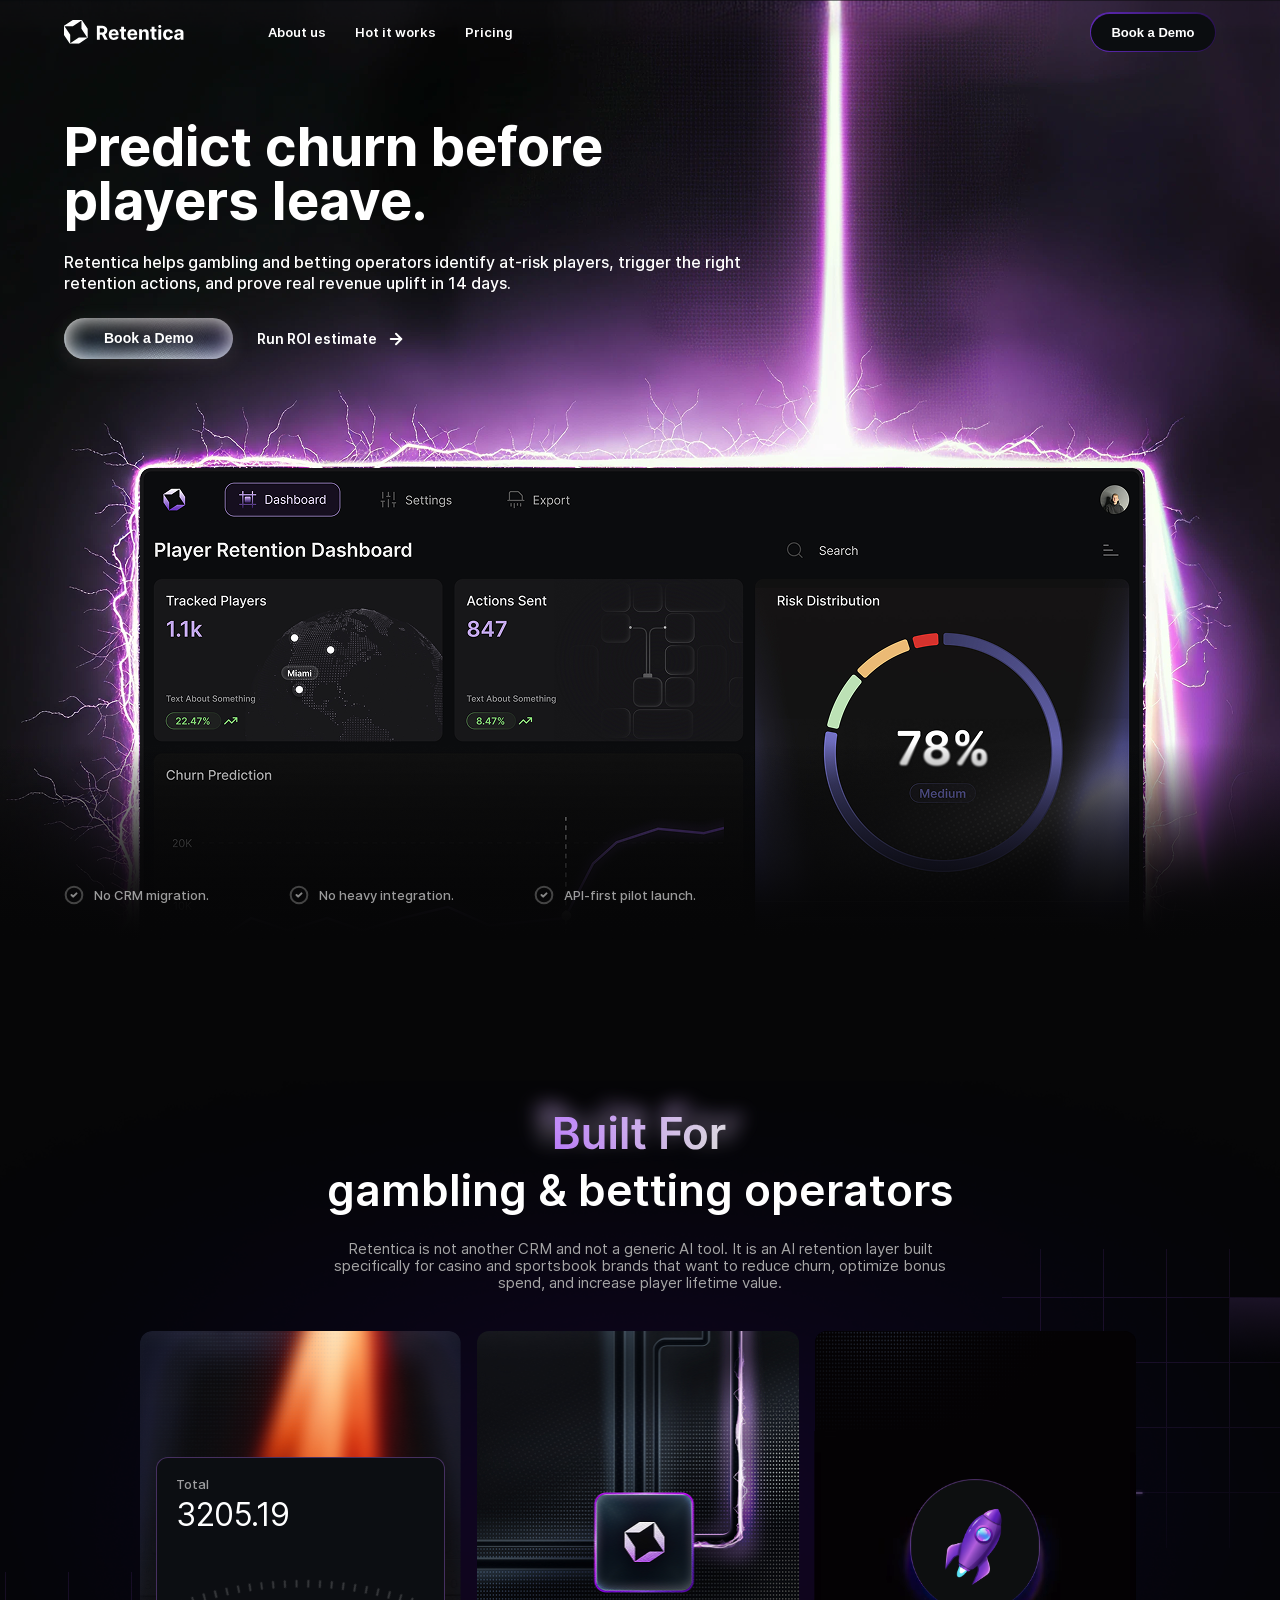
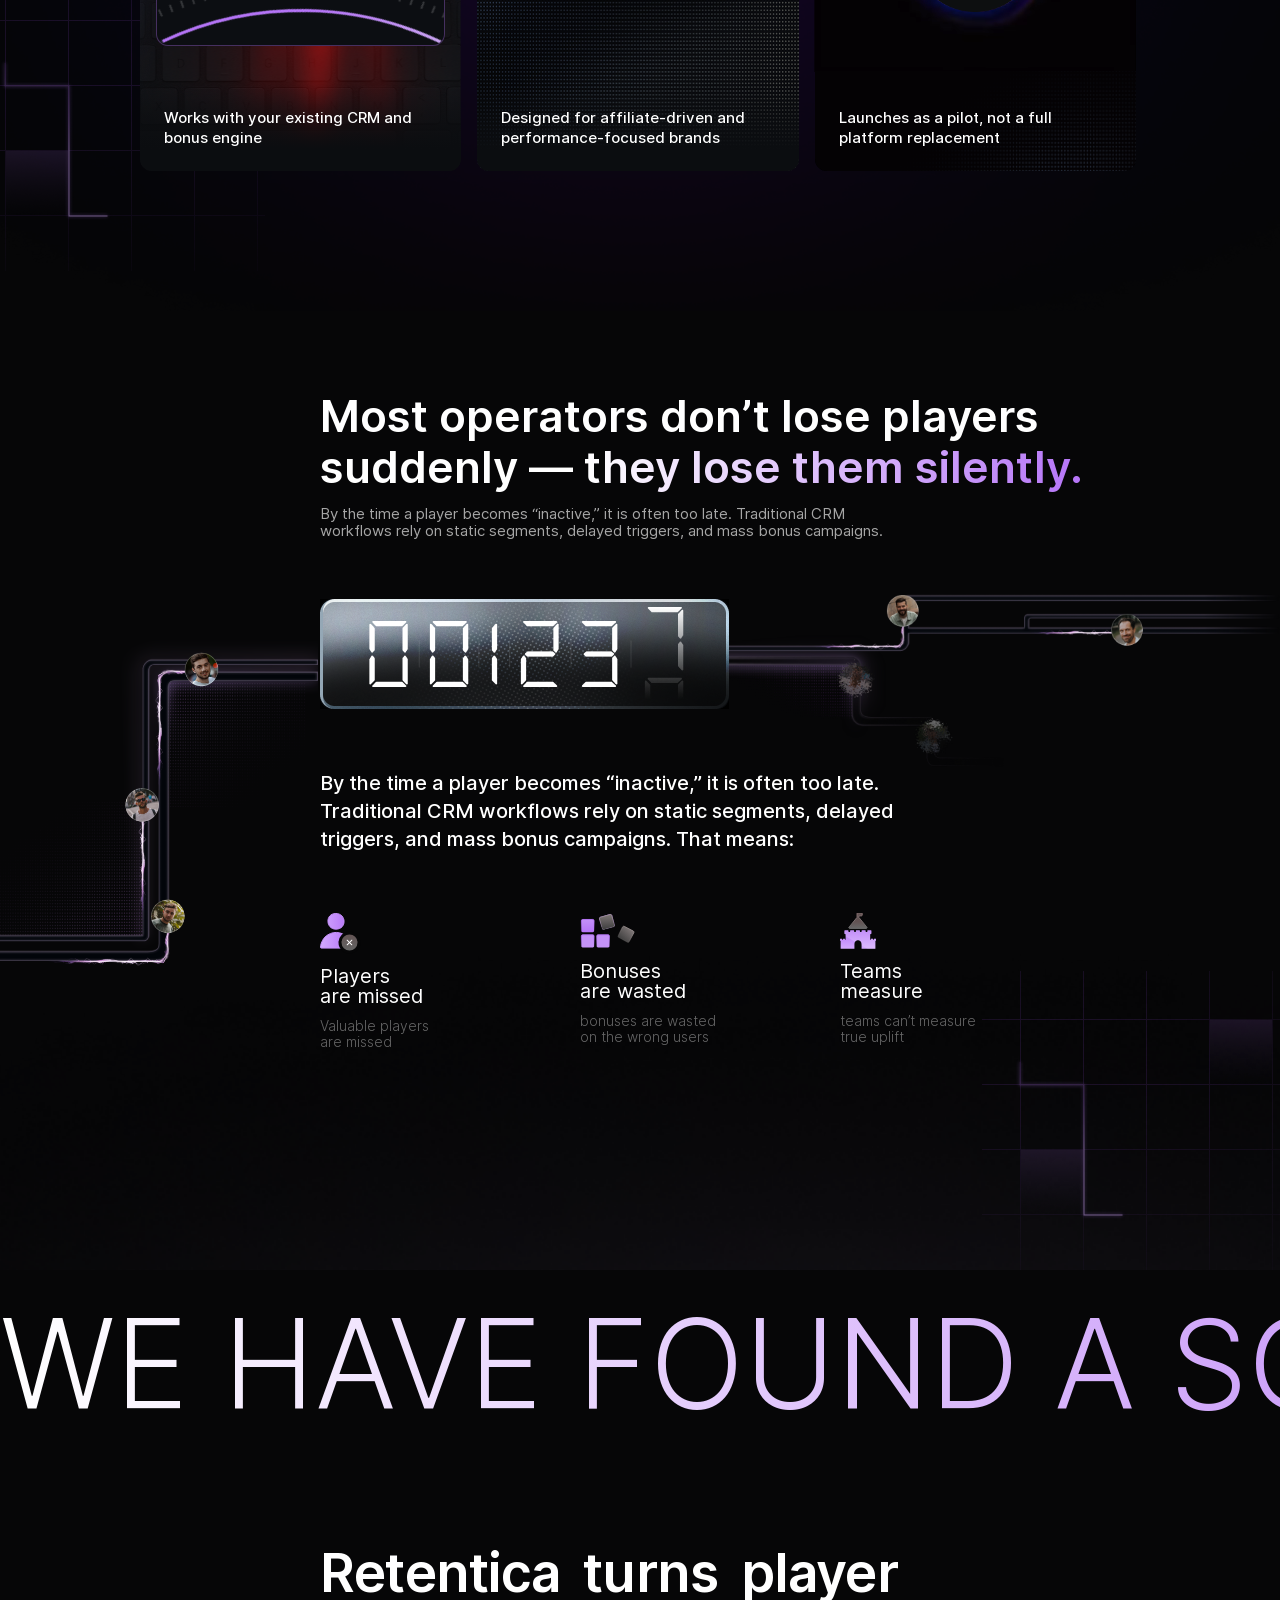
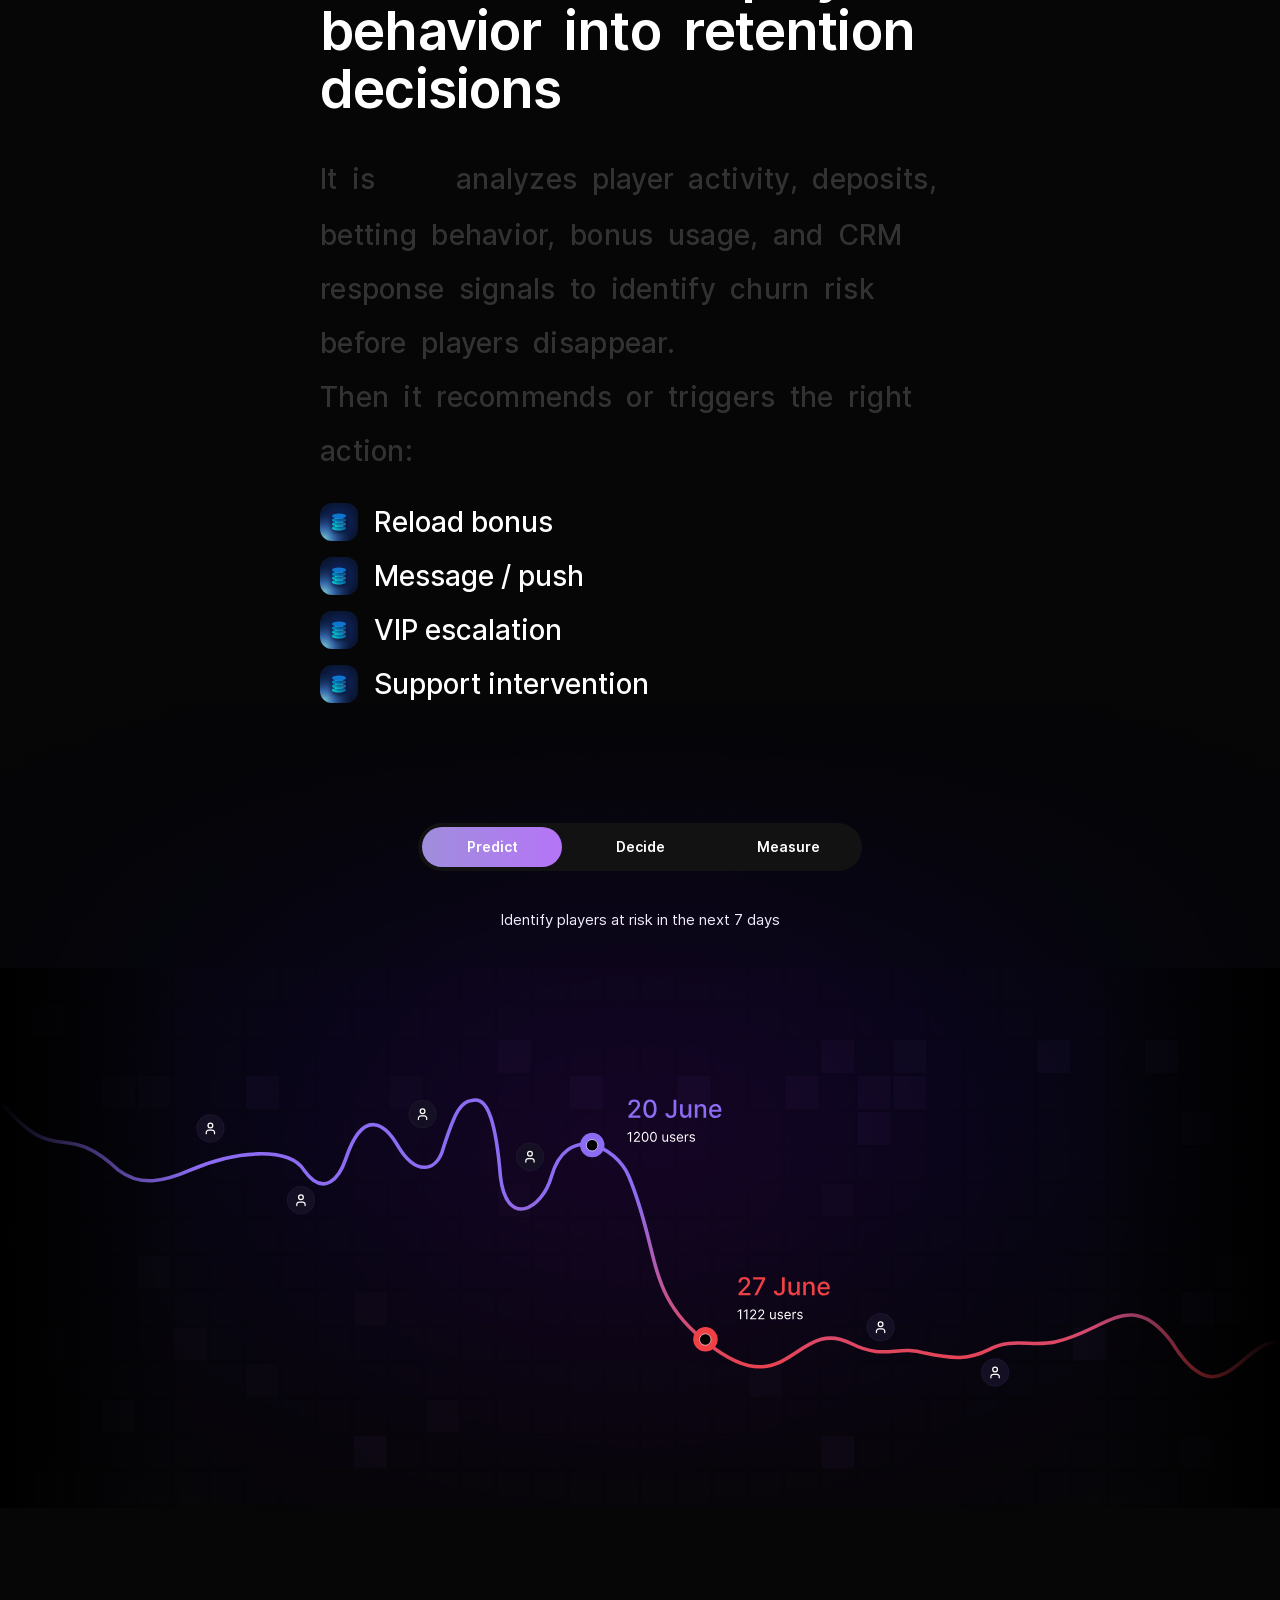
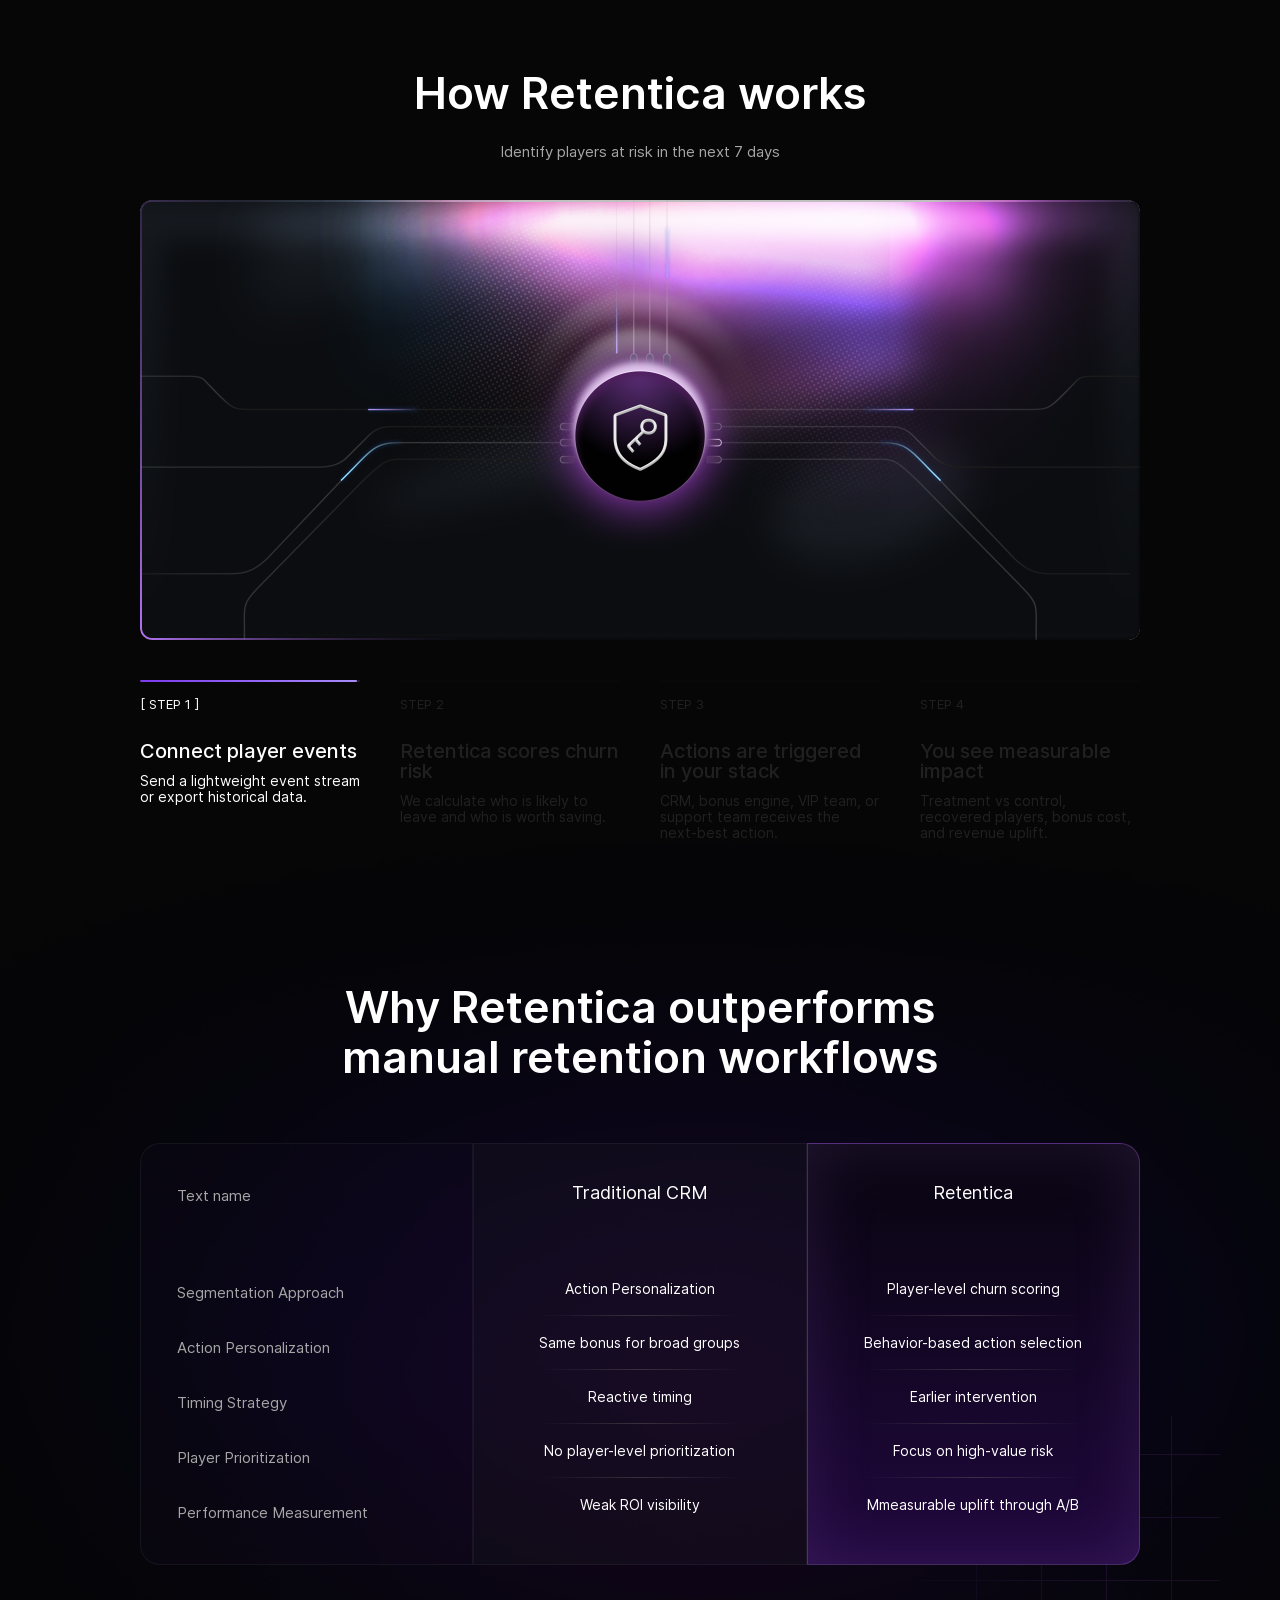
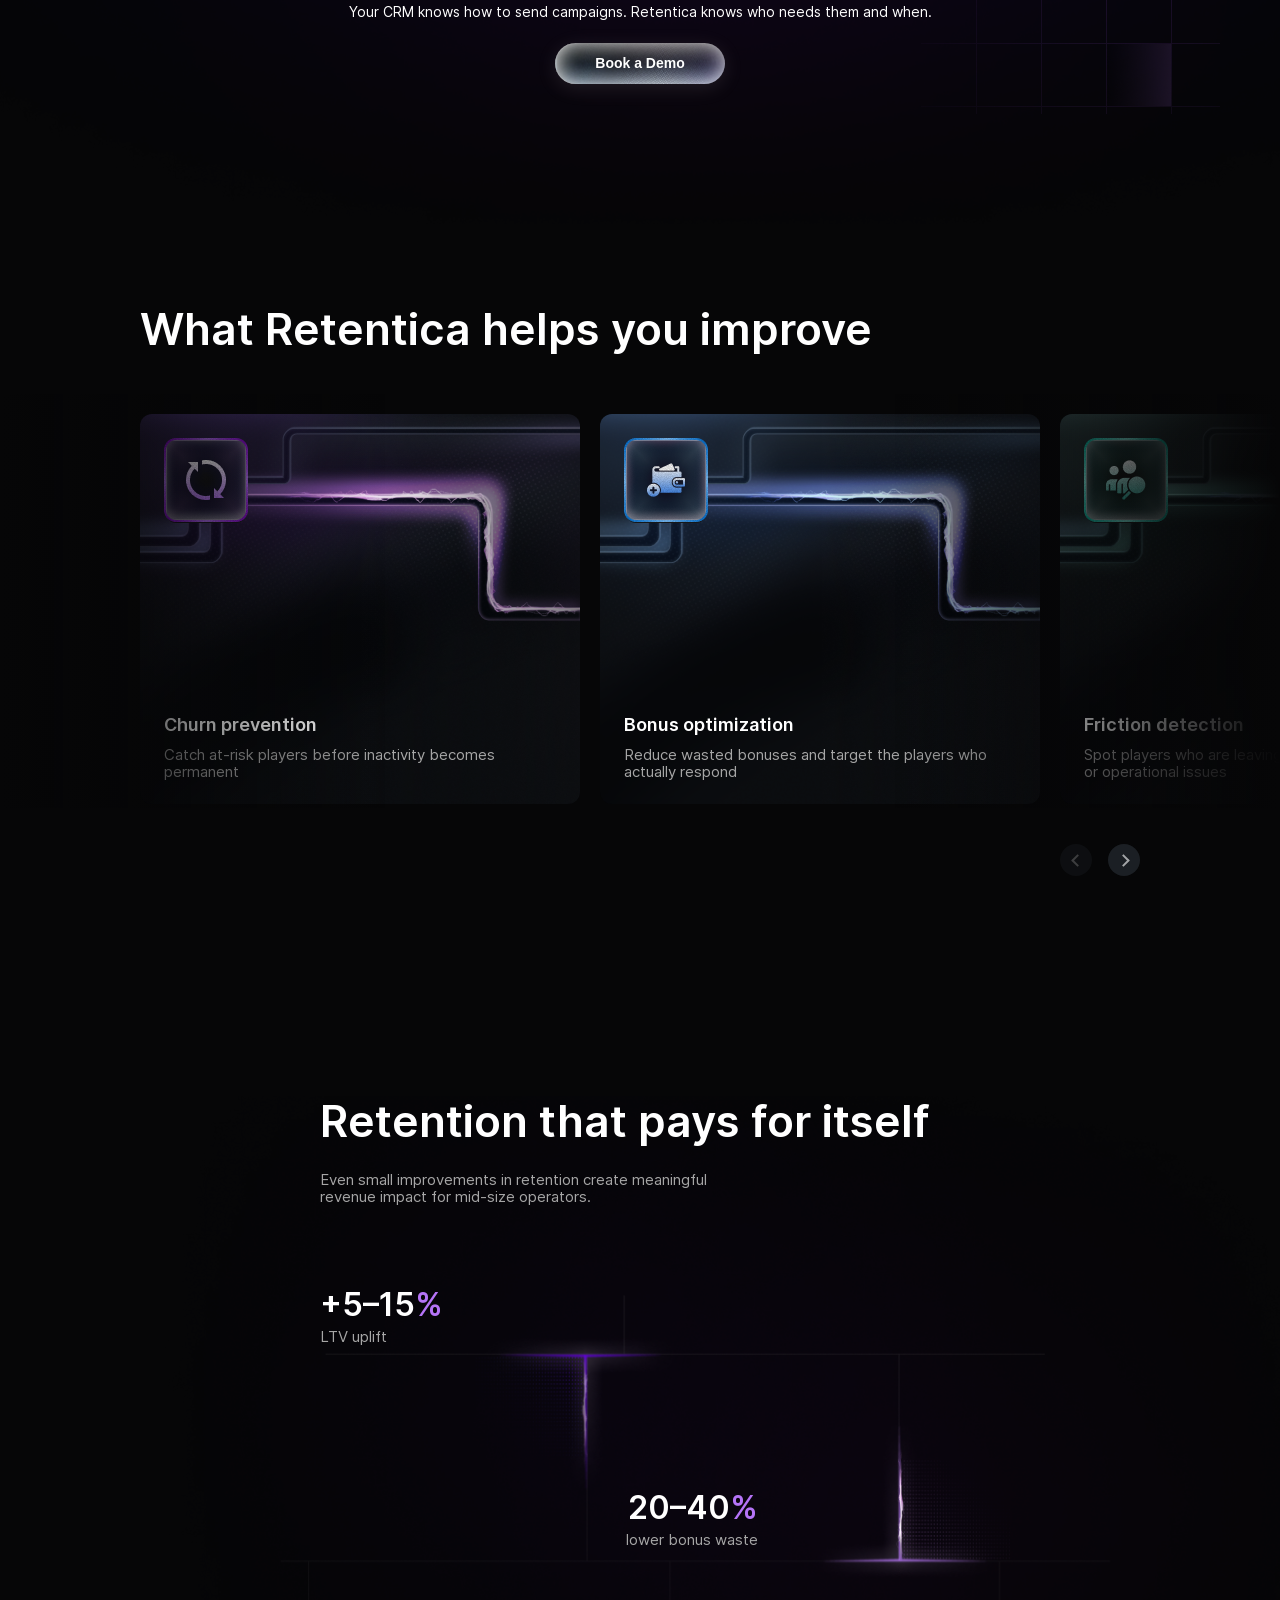
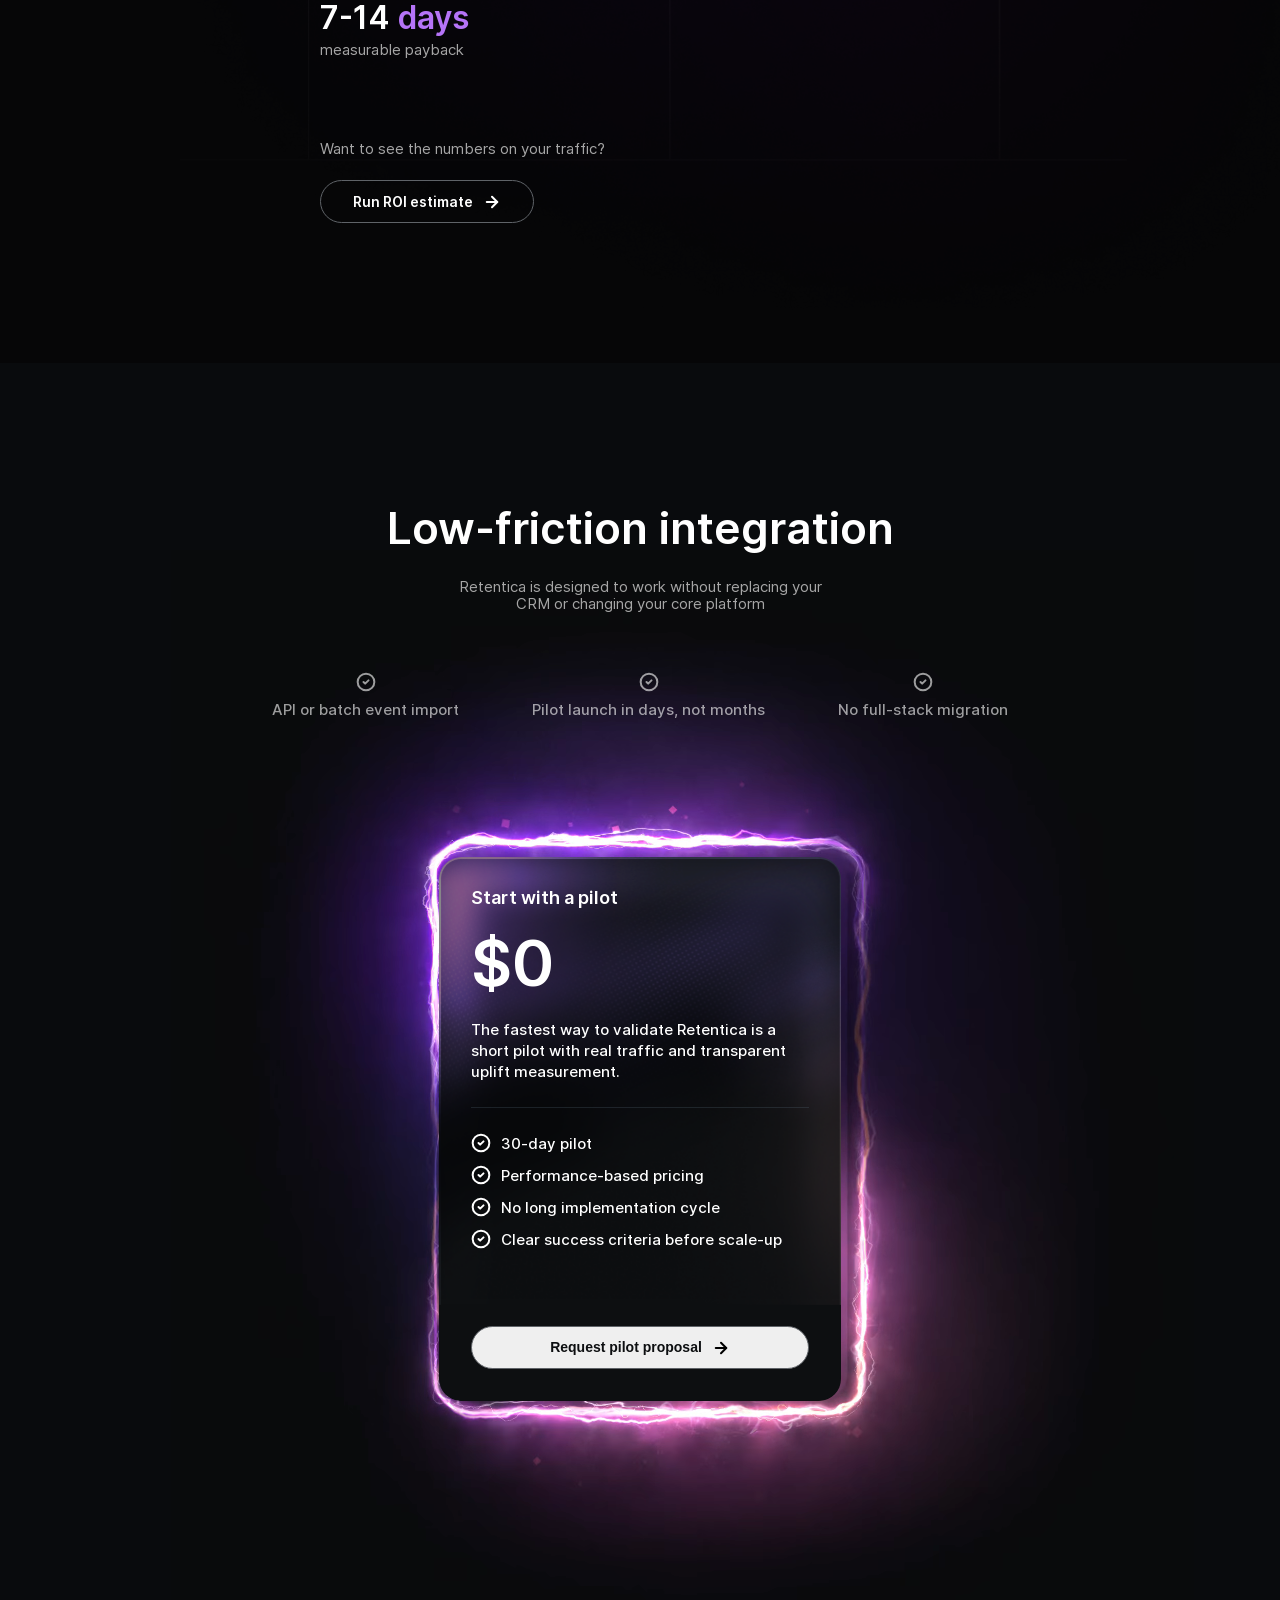
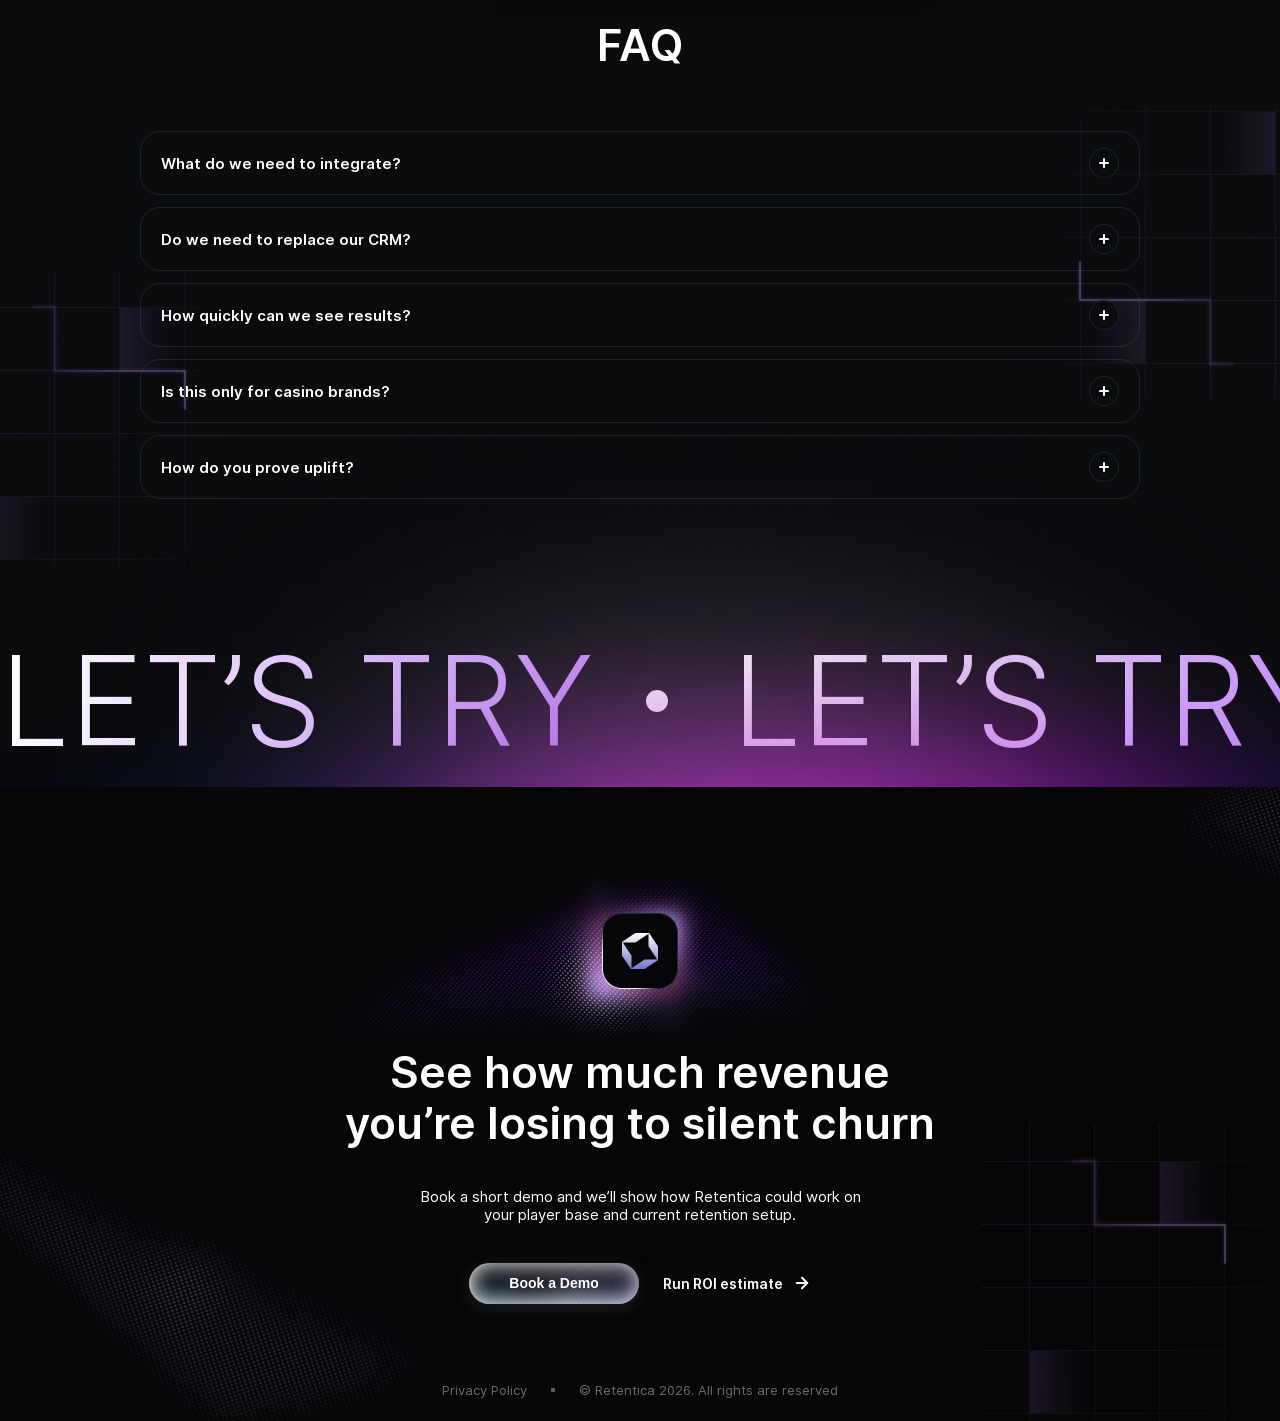
<file: index.html>
<!DOCTYPE html>
<html lang="en">
<head>
    <meta charset="UTF-8">
    <meta name="viewport"
          content="width=device-width, user-scalable=no, initial-scale=1.0, maximum-scale=1.0, minimum-scale=1.0">
    <meta http-equiv="X-UA-Compatible" content="ie=edge">
    <link rel="stylesheet" href="style.css">
    <title>Retentica</title>
</head>
<body>
<header>
    <div class="container-large">
        <div class="header-main G-align-center G-justify-between">
            <div class="header-center G-align-center ">
                <a href="#" class="logo G-flex">
                    <img src="./assets/img/logo.svg" alt="Retentica">
                </a>
                <div class="nav-menu">
                    <ul class="menu-scroll">
                        <li><a href="#about">About us</a></li>
                        <li><a href="#how-works">Hot it works</a></li>
                        <li><a href="#pricing">Pricing</a></li>
                    </ul>
                </div>
            </div>
            <button data-val="modal-form"  class="open_modal btn-book">

                <span class="btn-inner">Book a Demo</span>
            </button>
            <div class="menu-scroll pricing-href-mob">
                <a href="#pricing">Pricing</a>
            </div>
        </div>
    </div>
</header>
<section class="banner-main">
    <div class="predict-fon">
        <div class="container-large">
            <div class="predict-cnt">
                <div class="predict-info G-flex-column G-align-start">
                    <h1>Predict churn before players leave.</h1>
                    <p>Retentica helps gambling and betting operators identify at-risk players, trigger the right retention actions, and prove real revenue uplift in 14 days.</p>
                    <div class="predict-churn G-align-center">
                        <button data-val="modal-form" class="open_modal btn">Book a Demo</button>

                        <a href="./calculator.html" class="roi-estmate">Run ROI estimate <i class="icon-arrow-right"></i></a>
                    </div>
                </div>
                <div class="predict-name">
                    <ul>
                        <li>No CRM migration.</li>
                        <li>No heavy integration.</li>
                        <li>API-first pilot launch.</li>
                    </ul>
                </div>
            </div>
        </div>
    </div>
</section>
<section id="about" class="gambling-main ">
    <div class="container">
        <div class="gambling-title G-flex-column G-align-center">
            <img src="./assets/img/built-for.svg" alt="Built For" class="animate-on-scroll delay-100">
            <h2 class="animate-on-scroll delay-200">gambling & betting operators</h2>
            <p class="animate-on-scroll delay-300">
                Retentica is not another CRM and not a generic AI tool.
                It is an AI retention layer built specifically for casino and sportsbook brands that want to reduce churn, optimize bonus spend, and increase player lifetime value.
            </p>
        </div>
        <div class="gambling-wrap G-flex-wrap ">
            <div class="gambling-boxes  G-flex animate-on-scroll delay-200">
                <img src="./assets/img/gambling-1.png" alt="gambling">

                <div class="bonus-engine">
                        <span>Total</span>
                        <strong id="counter">2059.02</strong>

                        <div class="circle-anime" id="circleWrap">
                            <svg xmlns="http://www.w3.org/2000/svg" width="740" height="740" viewBox="0 0 740 740" fill="none">

                                <g clip-path="url(#clip0_682_1767)">
                                    <g opacity="0.2">
                                        <mask id="path-1-inside-1_682_1767" fill="white">
                                            <path d="M371.536 14.0033C372.197 14.0062 372.858 14.0109 373.518 14.0174L373.45 20.9022C372.802 20.8958 372.155 20.8912 371.507 20.8884L371.536 14.0033Z"/>
                                        </mask>
                                        <path d="M371.536 14.0033C372.197 14.0062 372.858 14.0109 373.518 14.0174L373.45 20.9022C372.802 20.8958 372.155 20.8912 371.507 20.8884L371.536 14.0033Z" fill="#D9D9D9" stroke="#D9D9D9" stroke-width="6" mask="url(#path-1-inside-1_682_1767)"/>
                                    </g>
                                    <g opacity="0.2">
                                        <mask id="path-2-inside-2_682_1767" fill="white">
                                            <path d="M371.536 725.997C372.197 725.994 372.858 725.989 373.518 725.983L373.444 718.508C372.798 718.514 372.151 718.519 371.504 718.521L371.536 725.997Z"/>
                                        </mask>
                                        <path d="M371.536 725.997C372.197 725.994 372.858 725.989 373.518 725.983L373.444 718.508C372.798 718.514 372.151 718.519 371.504 718.521L371.536 725.997Z" fill="#D9D9D9" stroke="#D9D9D9" stroke-width="6" mask="url(#path-2-inside-2_682_1767)"/>
                                    </g>
                                    <g opacity="0.2">
                                        <mask id="path-3-inside-3_682_1767" fill="white">
                                            <path d="M383.341 14.25C384.001 14.2747 384.661 14.3013 385.321 14.3298L385.025 21.2086C384.377 21.1807 383.73 21.1546 383.083 21.1303L383.341 14.25Z"/>
                                        </mask>
                                        <path d="M383.341 14.25C384.001 14.2747 384.661 14.3013 385.321 14.3298L385.025 21.2086C384.377 21.1807 383.73 21.1546 383.083 21.1303L383.341 14.25Z" fill="#D9D9D9" stroke="#D9D9D9" stroke-width="6" mask="url(#path-3-inside-3_682_1767)"/>
                                    </g>
                                    <g opacity="0.2">
                                        <mask id="path-4-inside-4_682_1767" fill="white">
                                            <path d="M359.729 725.852C360.389 725.871 361.05 725.888 361.71 725.903L361.884 718.43C361.238 718.415 360.591 718.398 359.945 718.379L359.729 725.852Z"/>
                                        </mask>
                                        <path d="M359.729 725.852C360.389 725.871 361.05 725.888 361.71 725.903L361.884 718.43C361.238 718.415 360.591 718.398 359.945 718.379L359.729 725.852Z" fill="#D9D9D9" stroke="#D9D9D9" stroke-width="6" mask="url(#path-4-inside-4_682_1767)"/>
                                    </g>
                                    <g opacity="0.2">
                                        <mask id="path-5-inside-5_682_1767" fill="white">
                                            <path d="M395.131 14.8882C395.79 14.9348 396.449 14.9833 397.108 15.0336L396.583 21.8988C395.937 21.8494 395.291 21.8019 394.645 21.7562L395.131 14.8882Z"/>
                                        </mask>
                                        <path d="M395.131 14.8882C395.79 14.9348 396.449 14.9833 397.108 15.0336L396.583 21.8988C395.937 21.8494 395.291 21.8019 394.645 21.7562L395.131 14.8882Z" fill="#D9D9D9" stroke="#D9D9D9" stroke-width="6" mask="url(#path-5-inside-5_682_1767)"/>
                                    </g>
                                    <g opacity="0.2">
                                        <mask id="path-6-inside-6_682_1767" fill="white">
                                            <path d="M347.934 725.315C348.593 725.356 349.253 725.395 349.912 725.433L350.334 717.969C349.688 717.933 349.043 717.894 348.397 717.854L347.934 725.315Z"/>
                                        </mask>
                                        <path d="M347.934 725.315C348.593 725.356 349.253 725.395 349.912 725.433L350.334 717.969C349.688 717.933 349.043 717.894 348.397 717.854L347.934 725.315Z" fill="#D9D9D9" stroke="#D9D9D9" stroke-width="6" mask="url(#path-6-inside-6_682_1767)"/>
                                    </g>
                                    <g opacity="0.2">
                                        <mask id="path-7-inside-7_682_1767" fill="white">
                                            <path d="M406.893 15.917C407.55 15.9855 408.207 16.0558 408.864 16.1279L408.112 22.9719C407.468 22.9012 406.824 22.8323 406.179 22.7651L406.893 15.917Z"/>
                                        </mask>
                                        <path d="M406.893 15.917C407.55 15.9855 408.207 16.0558 408.864 16.1279L408.112 22.9719C407.468 22.9012 406.824 22.8323 406.179 22.7651L406.893 15.917Z" fill="#D9D9D9" stroke="#D9D9D9" stroke-width="6" mask="url(#path-7-inside-7_682_1767)"/>
                                    </g>
                                    <g opacity="0.2">
                                        <mask id="path-8-inside-8_682_1767" fill="white">
                                            <path d="M336.162 724.388C336.819 724.451 337.477 724.512 338.135 724.571L338.804 717.126C338.16 717.068 337.516 717.008 336.872 716.947L336.162 724.388Z"/>
                                        </mask>
                                        <path d="M336.162 724.388C336.819 724.451 337.477 724.512 338.135 724.571L338.804 717.126C338.16 717.068 337.516 717.008 336.872 716.947L336.162 724.388Z" fill="#D9D9D9" stroke="#D9D9D9" stroke-width="6" mask="url(#path-8-inside-8_682_1767)"/>
                                    </g>
                                    <g opacity="0.2">
                                        <mask id="path-9-inside-9_682_1767" fill="white">
                                            <path d="M418.615 17.3352C419.269 17.4254 419.924 17.5175 420.578 17.6113L419.599 24.4267C418.958 24.3346 418.316 24.2444 417.675 24.1559L418.615 17.3352Z"/>
                                        </mask>
                                        <path d="M418.615 17.3352C419.269 17.4254 419.924 17.5175 420.578 17.6113L419.599 24.4267C418.958 24.3346 418.316 24.2444 417.675 24.1559L418.615 17.3352Z" fill="#D9D9D9" stroke="#D9D9D9" stroke-width="6" mask="url(#path-9-inside-9_682_1767)"/>
                                    </g>
                                    <g opacity="0.2">
                                        <mask id="path-10-inside-10_682_1767" fill="white">
                                            <path d="M324.428 723.071C325.083 723.156 325.738 723.239 326.394 723.32L327.31 715.9C326.668 715.821 326.026 715.74 325.385 715.657L324.428 723.071Z"/>
                                        </mask>
                                        <path d="M324.428 723.071C325.083 723.156 325.738 723.239 326.394 723.32L327.31 715.9C326.668 715.821 326.026 715.74 325.385 715.657L324.428 723.071Z" fill="#D9D9D9" stroke="#D9D9D9" stroke-width="6" mask="url(#path-10-inside-10_682_1767)"/>
                                    </g>
                                    <g opacity="0.2">
                                        <mask id="path-11-inside-11_682_1767" fill="white">
                                            <path d="M430.283 19.1414C430.934 19.2532 431.585 19.3669 432.235 19.4824L431.032 26.2616C430.394 26.1483 429.756 26.0368 429.117 25.9271L430.283 19.1414Z"/>
                                        </mask>
                                        <path d="M430.283 19.1414C430.934 19.2532 431.585 19.3669 432.235 19.4824L431.032 26.2616C430.394 26.1483 429.756 26.0368 429.117 25.9271L430.283 19.1414Z" fill="#D9D9D9" stroke="#D9D9D9" stroke-width="6" mask="url(#path-11-inside-11_682_1767)"/>
                                    </g>
                                    <g opacity="0.2">
                                        <mask id="path-12-inside-12_682_1767" fill="white">
                                            <path d="M312.743 721.366C313.395 721.472 314.047 721.576 314.7 721.679L315.861 714.294C315.222 714.194 314.584 714.092 313.945 713.988L312.743 721.366Z"/>
                                        </mask>
                                        <path d="M312.743 721.366C313.395 721.472 314.047 721.576 314.7 721.679L315.861 714.294C315.222 714.194 314.584 714.092 313.945 713.988L312.743 721.366Z" fill="#D9D9D9" stroke="#D9D9D9" stroke-width="6" mask="url(#path-12-inside-12_682_1767)"/>
                                    </g>
                                    <g opacity="0.2">
                                        <mask id="path-13-inside-13_682_1767" fill="white">
                                            <path d="M441.885 21.3336C442.532 21.467 443.179 21.6022 443.825 21.7392L442.397 28.4747C441.763 28.3404 441.129 28.2078 440.495 28.077L441.885 21.3336Z"/>
                                        </mask>
                                        <path d="M441.885 21.3336C442.532 21.467 443.179 21.6022 443.825 21.7392L442.397 28.4747C441.763 28.3404 441.129 28.2078 440.495 28.077L441.885 21.3336Z" fill="#D9D9D9" stroke="#D9D9D9" stroke-width="6" mask="url(#path-13-inside-13_682_1767)"/>
                                    </g>
                                    <g opacity="0.2">
                                        <mask id="path-14-inside-14_682_1767" fill="white">
                                            <path d="M301.122 719.274C301.77 719.402 302.419 719.528 303.068 719.652L304.473 712.31C303.838 712.188 303.203 712.065 302.568 711.94L301.122 719.274Z"/>
                                        </mask>
                                        <path d="M301.122 719.274C301.77 719.402 302.419 719.528 303.068 719.652L304.473 712.31C303.838 712.188 303.203 712.065 302.568 711.94L301.122 719.274Z" fill="#D9D9D9" stroke="#D9D9D9" stroke-width="6" mask="url(#path-14-inside-14_682_1767)"/>
                                    </g>
                                    <g opacity="0.2">
                                        <mask id="path-15-inside-15_682_1767" fill="white">
                                            <path d="M453.408 23.9093C454.05 24.0641 454.692 24.2206 455.333 24.379L453.683 31.0635C453.054 30.9082 452.425 30.7546 451.795 30.6028L453.408 23.9093Z"/>
                                        </mask>
                                        <path d="M453.408 23.9093C454.05 24.0641 454.692 24.2206 455.333 24.379L453.683 31.0635C453.054 30.9082 452.425 30.7546 451.795 30.6028L453.408 23.9093Z" fill="#D9D9D9" stroke="#D9D9D9" stroke-width="6" mask="url(#path-15-inside-15_682_1767)"/>
                                    </g>
                                    <g opacity="0.2">
                                        <mask id="path-16-inside-16_682_1767" fill="white">
                                            <path d="M289.577 716.797C290.221 716.946 290.865 717.094 291.509 717.24L293.157 709.948C292.526 709.806 291.896 709.661 291.266 709.515L289.577 716.797Z"/>
                                        </mask>
                                        <path d="M289.577 716.797C290.221 716.946 290.865 717.094 291.509 717.24L293.157 709.948C292.526 709.806 291.896 709.661 291.266 709.515L289.577 716.797Z" fill="#D9D9D9" stroke="#D9D9D9" stroke-width="6" mask="url(#path-16-inside-16_682_1767)"/>
                                    </g>
                                    <g opacity="0.2">
                                        <mask id="path-17-inside-17_682_1767" fill="white">
                                            <path d="M464.839 26.8658C465.476 27.0418 466.112 27.2195 466.748 27.3991L464.877 34.0251C464.253 33.8491 463.629 33.6747 463.005 33.5021L464.839 26.8658Z"/>
                                        </mask>
                                        <path d="M464.839 26.8658C465.476 27.0418 466.112 27.2195 466.748 27.3991L464.877 34.0251C464.253 33.8491 463.629 33.6747 463.005 33.5021L464.839 26.8658Z" fill="#D9D9D9" stroke="#D9D9D9" stroke-width="6" mask="url(#path-17-inside-17_682_1767)"/>
                                    </g>
                                    <g opacity="0.2">
                                        <mask id="path-18-inside-18_682_1767" fill="white">
                                            <path d="M278.12 713.94C278.759 714.11 279.397 714.279 280.036 714.446L281.926 707.213C281.3 707.05 280.674 706.884 280.05 706.718L278.12 713.94Z"/>
                                        </mask>
                                        <path d="M278.12 713.94C278.759 714.11 279.397 714.279 280.036 714.446L281.926 707.213C281.3 707.05 280.674 706.884 280.05 706.718L278.12 713.94Z" fill="#D9D9D9" stroke="#D9D9D9" stroke-width="6" mask="url(#path-18-inside-18_682_1767)"/>
                                    </g>
                                    <g opacity="0.2">
                                        <mask id="path-19-inside-19_682_1767" fill="white">
                                            <path d="M476.166 30.1998C476.797 30.3968 477.427 30.5956 478.056 30.7961L475.966 37.3565C475.349 37.1598 474.731 36.9649 474.113 36.7717L476.166 30.1998Z"/>
                                        </mask>
                                        <path d="M476.166 30.1998C476.797 30.3968 477.427 30.5956 478.056 30.7961L475.966 37.3565C475.349 37.1598 474.731 36.9649 474.113 36.7717L476.166 30.1998Z" fill="#D9D9D9" stroke="#D9D9D9" stroke-width="6" mask="url(#path-19-inside-19_682_1767)"/>
                                    </g>
                                    <g opacity="0.2">
                                        <mask id="path-20-inside-20_682_1767" fill="white">
                                            <path d="M266.764 710.704C267.396 710.895 268.029 711.085 268.662 711.273L270.79 704.107C270.17 703.923 269.551 703.737 268.932 703.549L266.764 710.704Z"/>
                                        </mask>
                                        <path d="M266.764 710.704C267.396 710.895 268.029 711.085 268.662 711.273L270.79 704.107C270.17 703.923 269.551 703.737 268.932 703.549L266.764 710.704Z" fill="#D9D9D9" stroke="#D9D9D9" stroke-width="6" mask="url(#path-20-inside-20_682_1767)"/>
                                    </g>
                                    <g opacity="0.2">
                                        <mask id="path-21-inside-21_682_1767" fill="white">
                                            <path d="M487.376 33.9075C488 34.1254 488.623 34.3449 489.245 34.5662L486.939 41.0537C486.328 40.8366 485.717 40.6213 485.106 40.4077L487.376 33.9075Z"/>
                                        </mask>
                                        <path d="M487.376 33.9075C488 34.1254 488.623 34.3449 489.245 34.5662L486.939 41.0537C486.328 40.8366 485.717 40.6213 485.106 40.4077L487.376 33.9075Z" fill="#D9D9D9" stroke="#D9D9D9" stroke-width="6" mask="url(#path-21-inside-21_682_1767)"/>
                                    </g>
                                    <g opacity="0.2">
                                        <mask id="path-22-inside-22_682_1767" fill="white">
                                            <path d="M255.522 707.093C256.148 707.305 256.774 707.516 257.401 707.725L259.765 700.633C259.151 700.428 258.538 700.222 257.926 700.014L255.522 707.093Z"/>
                                        </mask>
                                        <path d="M255.522 707.093C256.148 707.305 256.774 707.516 257.401 707.725L259.765 700.633C259.151 700.428 258.538 700.222 257.926 700.014L255.522 707.093Z" fill="#D9D9D9" stroke="#D9D9D9" stroke-width="6" mask="url(#path-22-inside-22_682_1767)"/>
                                    </g>
                                    <g opacity="0.2">
                                        <mask id="path-23-inside-23_682_1767" fill="white">
                                            <path d="M498.457 37.9849C499.073 38.2233 499.688 38.4634 500.303 38.7052L497.783 45.1126C497.18 44.8754 496.576 44.64 495.972 44.4062L498.457 37.9849Z"/>
                                        </mask>
                                        <path d="M498.457 37.9849C499.073 38.2233 499.688 38.4634 500.303 38.7052L497.783 45.1126C497.18 44.8754 496.576 44.64 495.972 44.4062L498.457 37.9849Z" fill="#D9D9D9" stroke="#D9D9D9" stroke-width="6" mask="url(#path-23-inside-23_682_1767)"/>
                                    </g>
                                    <g opacity="0.2">
                                        <mask id="path-24-inside-24_682_1767" fill="white">
                                            <path d="M244.405 703.111C245.024 703.344 245.642 703.575 246.262 703.805L248.86 696.795C248.254 696.571 247.648 696.344 247.043 696.116L244.405 703.111Z"/>
                                        </mask>
                                        <path d="M244.405 703.111C245.024 703.344 245.642 703.575 246.262 703.805L248.86 696.795C248.254 696.571 247.648 696.344 247.043 696.116L244.405 703.111Z" fill="#D9D9D9" stroke="#D9D9D9" stroke-width="6" mask="url(#path-24-inside-24_682_1767)"/>
                                    </g>
                                    <g opacity="0.2">
                                        <mask id="path-25-inside-25_682_1767" fill="white">
                                            <path d="M509.396 42.4276C510.004 42.6863 510.611 42.9467 511.218 43.2087L508.486 49.529C507.892 49.272 507.296 49.0167 506.7 48.763L509.396 42.4276Z"/>
                                        </mask>
                                        <path d="M509.396 42.4276C510.004 42.6863 510.611 42.9467 511.218 43.2087L508.486 49.529C507.892 49.272 507.296 49.0167 506.7 48.763L509.396 42.4276Z" fill="#D9D9D9" stroke="#D9D9D9" stroke-width="6" mask="url(#path-25-inside-25_682_1767)"/>
                                    </g>
                                    <g opacity="0.2">
                                        <mask id="path-26-inside-26_682_1767" fill="white">
                                            <path d="M233.427 698.763C234.037 699.016 234.648 699.268 235.259 699.518L238.089 692.598C237.49 692.354 236.892 692.107 236.295 691.859L233.427 698.763Z"/>
                                        </mask>
                                        <path d="M233.427 698.763C234.037 699.016 234.648 699.268 235.259 699.518L238.089 692.598C237.49 692.354 236.892 692.107 236.295 691.859L233.427 698.763Z" fill="#D9D9D9" stroke="#D9D9D9" stroke-width="6" mask="url(#path-26-inside-26_682_1767)"/>
                                    </g>
                                    <g opacity="0.2">
                                        <mask id="path-27-inside-27_682_1767" fill="white">
                                            <path d="M520.183 47.2306C520.782 47.5093 521.38 47.7897 521.977 48.0717L519.038 54.2979C518.452 54.0213 517.865 53.7464 517.278 53.4731L520.183 47.2306Z"/>
                                        </mask>
                                        <path d="M520.183 47.2306C520.782 47.5093 521.38 47.7897 521.977 48.0717L519.038 54.2979C518.452 54.0213 517.865 53.7464 517.278 53.4731L520.183 47.2306Z" fill="#D9D9D9" stroke="#D9D9D9" stroke-width="6" mask="url(#path-27-inside-27_682_1767)"/>
                                    </g>
                                    <g opacity="0.2">
                                        <mask id="path-28-inside-28_682_1767" fill="white">
                                            <path d="M222.6 694.053C223.201 694.326 223.803 694.598 224.406 694.868L227.463 688.047C226.873 687.782 226.284 687.516 225.695 687.248L222.6 694.053Z"/>
                                        </mask>
                                        <path d="M222.6 694.053C223.201 694.326 223.803 694.598 224.406 694.868L227.463 688.047C226.873 687.782 226.284 687.516 225.695 687.248L222.6 694.053Z" fill="#D9D9D9" stroke="#D9D9D9" stroke-width="6" mask="url(#path-28-inside-28_682_1767)"/>
                                    </g>
                                    <g opacity="0.2">
                                        <mask id="path-29-inside-29_682_1767" fill="white">
                                            <path d="M530.804 52.3886C531.393 52.687 531.982 52.987 532.569 53.2887L529.425 59.414C528.849 59.1182 528.272 58.8239 527.694 58.5313L530.804 52.3886Z"/>
                                        </mask>
                                        <path d="M530.804 52.3886C531.393 52.687 531.982 52.987 532.569 53.2887L529.425 59.414C528.849 59.1182 528.272 58.8239 527.694 58.5313L530.804 52.3886Z" fill="#D9D9D9" stroke="#D9D9D9" stroke-width="6" mask="url(#path-29-inside-29_682_1767)"/>
                                    </g>
                                    <g opacity="0.2">
                                        <mask id="path-30-inside-30_682_1767" fill="white">
                                            <path d="M211.934 688.986C212.526 689.28 213.119 689.571 213.712 689.861L216.994 683.145C216.413 682.861 215.832 682.575 215.253 682.288L211.934 688.986Z"/>
                                        </mask>
                                        <path d="M211.934 688.986C212.526 689.28 213.119 689.571 213.712 689.861L216.994 683.145C216.413 682.861 215.832 682.575 215.253 682.288L211.934 688.986Z" fill="#D9D9D9" stroke="#D9D9D9" stroke-width="6" mask="url(#path-30-inside-30_682_1767)"/>
                                    </g>
                                    <g opacity="0.2">
                                        <mask id="path-31-inside-31_682_1767" fill="white">
                                            <path d="M541.248 57.896C541.827 58.2138 542.405 58.5332 542.983 58.8542L539.637 64.8719C539.071 64.5571 538.504 64.2439 537.936 63.9323L541.248 57.896Z"/>
                                        </mask>
                                        <path d="M541.248 57.896C541.827 58.2138 542.405 58.5332 542.983 58.8542L539.637 64.8719C539.071 64.5571 538.504 64.2439 537.936 63.9323L541.248 57.896Z" fill="#D9D9D9" stroke="#D9D9D9" stroke-width="6" mask="url(#path-31-inside-31_682_1767)"/>
                                    </g>
                                    <g opacity="0.2">
                                        <mask id="path-32-inside-32_682_1767" fill="white">
                                            <path d="M201.442 683.569C202.024 683.882 202.607 684.193 203.19 684.502L206.693 677.898C206.122 677.595 205.551 677.291 204.981 676.984L201.442 683.569Z"/>
                                        </mask>
                                        <path d="M201.442 683.569C202.024 683.882 202.607 684.193 203.19 684.502L206.693 677.898C206.122 677.595 205.551 677.291 204.981 676.984L201.442 683.569Z" fill="#D9D9D9" stroke="#D9D9D9" stroke-width="6" mask="url(#path-32-inside-32_682_1767)"/>
                                    </g>
                                    <g opacity="0.2">
                                        <mask id="path-33-inside-33_682_1767" fill="white">
                                            <path d="M551.504 63.7469C552.072 64.0838 552.639 64.4222 553.206 64.7621L549.662 70.6656C549.107 70.3322 548.551 70.0003 547.993 69.67L551.504 63.7469Z"/>
                                        </mask>
                                        <path d="M551.504 63.7469C552.072 64.0838 552.639 64.4222 553.206 64.7621L549.662 70.6656C549.107 70.3322 548.551 70.0003 547.993 69.67L551.504 63.7469Z" fill="#D9D9D9" stroke="#D9D9D9" stroke-width="6" mask="url(#path-33-inside-33_682_1767)"/>
                                    </g>
                                    <g opacity="0.2">
                                        <mask id="path-34-inside-34_682_1767" fill="white">
                                            <path d="M191.136 677.807C191.707 678.139 192.279 678.469 192.852 678.798L196.572 672.313C196.011 671.992 195.451 671.668 194.892 671.343L191.136 677.807Z"/>
                                        </mask>
                                        <path d="M191.136 677.807C191.707 678.139 192.279 678.469 192.852 678.798L196.572 672.313C196.011 671.992 195.451 671.668 194.892 671.343L191.136 677.807Z" fill="#D9D9D9" stroke="#D9D9D9" stroke-width="6" mask="url(#path-34-inside-34_682_1767)"/>
                                    </g>
                                    <g opacity="0.2">
                                        <mask id="path-35-inside-35_682_1767" fill="white">
                                            <path d="M561.56 69.9346C562.116 70.2901 562.672 70.6471 563.227 71.0057L559.49 76.7884C558.946 76.4367 558.401 76.0866 557.855 75.738L561.56 69.9346Z"/>
                                        </mask>
                                        <path d="M561.56 69.9346C562.116 70.2901 562.672 70.6471 563.227 71.0057L559.49 76.7884C558.946 76.4367 558.401 76.0866 557.855 75.738L561.56 69.9346Z" fill="#D9D9D9" stroke="#D9D9D9" stroke-width="6" mask="url(#path-35-inside-35_682_1767)"/>
                                    </g>
                                    <g opacity="0.2">
                                        <mask id="path-36-inside-36_682_1767" fill="white">
                                            <path d="M181.026 671.706C181.586 672.057 182.146 672.406 182.708 672.753L186.641 666.396C186.091 666.056 185.542 665.714 184.994 665.371L181.026 671.706Z"/>
                                        </mask>
                                        <path d="M181.026 671.706C181.586 672.057 182.146 672.406 182.708 672.753L186.641 666.396C186.091 666.056 185.542 665.714 184.994 665.371L181.026 671.706Z" fill="#D9D9D9" stroke="#D9D9D9" stroke-width="6" mask="url(#path-36-inside-36_682_1767)"/>
                                    </g>
                                    <g opacity="0.2">
                                        <mask id="path-37-inside-37_682_1767" fill="white">
                                            <path d="M571.405 76.4522C571.95 76.826 572.493 77.2013 573.036 77.5781L569.109 83.2336C568.577 82.8641 568.044 82.4961 567.509 82.1296L571.405 76.4522Z"/>
                                        </mask>
                                        <path d="M571.405 76.4522C571.95 76.826 572.493 77.2013 573.036 77.5781L569.109 83.2336C568.577 82.8641 568.044 82.4961 567.509 82.1296L571.405 76.4522Z" fill="#D9D9D9" stroke="#D9D9D9" stroke-width="6" mask="url(#path-37-inside-37_682_1767)"/>
                                    </g>
                                    <g opacity="0.2">
                                        <mask id="path-38-inside-38_682_1767" fill="white">
                                            <path d="M171.124 665.273C171.672 665.642 172.221 666.009 172.771 666.375L176.912 660.152C176.374 659.794 175.836 659.434 175.3 659.073L171.124 665.273Z"/>
                                        </mask>
                                        <path d="M171.124 665.273C171.672 665.642 172.221 666.009 172.771 666.375L176.912 660.152C176.374 659.794 175.836 659.434 175.3 659.073L171.124 665.273Z" fill="#D9D9D9" stroke="#D9D9D9" stroke-width="6" mask="url(#path-38-inside-38_682_1767)"/>
                                    </g>
                                    <g opacity="0.2">
                                        <mask id="path-39-inside-39_682_1767" fill="white">
                                            <path d="M581.029 83.2929C581.561 83.6846 582.092 84.0777 582.621 84.4722L578.509 89.9945C577.989 89.6075 577.469 89.222 576.947 88.838L581.029 83.2929Z"/>
                                        </mask>
                                        <path d="M581.029 83.2929C581.561 83.6846 582.092 84.0777 582.621 84.4722L578.509 89.9945C577.989 89.6075 577.469 89.222 576.947 88.838L581.029 83.2929Z" fill="#D9D9D9" stroke="#D9D9D9" stroke-width="6" mask="url(#path-39-inside-39_682_1767)"/>
                                    </g>
                                    <g opacity="0.2">
                                        <mask id="path-40-inside-40_682_1767" fill="white">
                                            <path d="M161.441 658.515C161.976 658.902 162.513 659.288 163.05 659.672L167.396 653.589C166.869 653.213 166.344 652.836 165.82 652.457L161.441 658.515Z"/>
                                        </mask>
                                        <path d="M161.441 658.515C161.976 658.902 162.513 659.288 163.05 659.672L167.396 653.589C166.869 653.213 166.344 652.836 165.82 652.457L161.441 658.515Z" fill="#D9D9D9" stroke="#D9D9D9" stroke-width="6" mask="url(#path-40-inside-40_682_1767)"/>
                                    </g>
                                    <g opacity="0.2">
                                        <mask id="path-41-inside-41_682_1767" fill="white">
                                            <path d="M590.42 90.4491C590.939 90.8582 591.456 91.2686 591.973 91.6806L587.68 97.0634C587.173 96.6594 586.666 96.2569 586.157 95.8557L590.42 90.4491Z"/>
                                        </mask>
                                        <path d="M590.42 90.4491C590.939 90.8582 591.456 91.2686 591.973 91.6806L587.68 97.0634C587.173 96.6594 586.666 96.2569 586.157 95.8557L590.42 90.4491Z" fill="#D9D9D9" stroke="#D9D9D9" stroke-width="6" mask="url(#path-41-inside-41_682_1767)"/>
                                    </g>
                                    <g opacity="0.2">
                                        <mask id="path-42-inside-42_682_1767" fill="white">
                                            <path d="M151.987 651.44C152.51 651.845 153.033 652.248 153.557 652.65L158.102 646.714C157.589 646.321 157.076 645.926 156.565 645.53L151.987 651.44Z"/>
                                        </mask>
                                        <path d="M151.987 651.44C152.51 651.845 153.033 652.248 153.557 652.65L158.102 646.714C157.589 646.321 157.076 645.926 156.565 645.53L151.987 651.44Z" fill="#D9D9D9" stroke="#D9D9D9" stroke-width="6" mask="url(#path-42-inside-42_682_1767)"/>
                                    </g>
                                    <g opacity="0.2">
                                        <mask id="path-43-inside-43_682_1767" fill="white">
                                            <path d="M599.569 97.9126C600.074 98.3386 600.578 98.7661 601.081 99.1949L596.611 104.432C596.118 104.012 595.624 103.593 595.129 103.175L599.569 97.9126Z"/>
                                        </mask>
                                        <path d="M599.569 97.9126C600.074 98.3386 600.578 98.7661 601.081 99.1949L596.611 104.432C596.118 104.012 595.624 103.593 595.129 103.175L599.569 97.9126Z" fill="#D9D9D9" stroke="#D9D9D9" stroke-width="6" mask="url(#path-43-inside-43_682_1767)"/>
                                    </g>
                                    <g opacity="0.2">
                                        <mask id="path-44-inside-44_682_1767" fill="white">
                                            <path d="M142.774 644.055C143.282 644.477 143.792 644.897 144.303 645.316L149.042 639.535C148.542 639.125 148.043 638.714 147.545 638.301L142.774 644.055Z"/>
                                        </mask>
                                        <path d="M142.774 644.055C143.282 644.477 143.792 644.897 144.303 645.316L149.042 639.535C148.542 639.125 148.043 638.714 147.545 638.301L142.774 644.055Z" fill="#D9D9D9" stroke="#D9D9D9" stroke-width="6" mask="url(#path-44-inside-44_682_1767)"/>
                                    </g>
                                    <g opacity="0.2">
                                        <mask id="path-45-inside-45_682_1767" fill="white">
                                            <path d="M608.466 105.675C608.956 106.118 609.446 106.562 609.934 107.007L605.293 112.093C604.815 111.657 604.335 111.222 603.854 110.788L608.466 105.675Z"/>
                                        </mask>
                                        <path d="M608.466 105.675C608.956 106.118 609.446 106.562 609.934 107.007L605.293 112.093C604.815 111.657 604.335 111.222 603.854 110.788L608.466 105.675Z" fill="#D9D9D9" stroke="#D9D9D9" stroke-width="6" mask="url(#path-45-inside-45_682_1767)"/>
                                    </g>
                                    <g opacity="0.2">
                                        <mask id="path-46-inside-46_682_1767" fill="white">
                                            <path d="M133.81 636.369C134.304 636.808 134.8 637.245 135.296 637.68L140.225 632.059C139.738 631.633 139.253 631.205 138.769 630.776L133.81 636.369Z"/>
                                        </mask>
                                        <path d="M133.81 636.369C134.304 636.808 134.8 637.245 135.296 637.68L140.225 632.059C139.738 631.633 139.253 631.205 138.769 630.776L133.81 636.369Z" fill="#D9D9D9" stroke="#D9D9D9" stroke-width="6" mask="url(#path-46-inside-46_682_1767)"/>
                                    </g>
                                    <g opacity="0.2">
                                        <mask id="path-47-inside-47_682_1767" fill="white">
                                            <path d="M617.1 113.729C617.576 114.188 618.05 114.647 618.523 115.109L613.716 120.038C613.252 119.586 612.787 119.135 612.321 118.685L617.1 113.729Z"/>
                                        </mask>
                                        <path d="M617.1 113.729C617.576 114.188 618.05 114.647 618.523 115.109L613.716 120.038C613.252 119.586 612.787 119.135 612.321 118.685L617.1 113.729Z" fill="#D9D9D9" stroke="#D9D9D9" stroke-width="6" mask="url(#path-47-inside-47_682_1767)"/>
                                    </g>
                                    <g opacity="0.2">
                                        <mask id="path-48-inside-48_682_1767" fill="white">
                                            <path d="M125.106 628.39C125.585 628.844 126.066 629.297 126.548 629.749L131.66 624.295C131.188 623.853 130.717 623.409 130.248 622.964L125.106 628.39Z"/>
                                        </mask>
                                        <path d="M125.106 628.39C125.585 628.844 126.066 629.297 126.548 629.749L131.66 624.295C131.188 623.853 130.717 623.409 130.248 622.964L125.106 628.39Z" fill="#D9D9D9" stroke="#D9D9D9" stroke-width="6" mask="url(#path-48-inside-48_682_1767)"/>
                                    </g>
                                    <g opacity="0.2">
                                        <mask id="path-49-inside-49_682_1767" fill="white">
                                            <path d="M625.462 122.064C625.922 122.539 626.381 123.014 626.839 123.491L621.871 128.258C621.423 127.791 620.973 127.325 620.521 126.86L625.462 122.064Z"/>
                                        </mask>
                                        <path d="M625.462 122.064C625.922 122.539 626.381 123.014 626.839 123.491L621.871 128.258C621.423 127.791 620.973 127.325 620.521 126.86L625.462 122.064Z" fill="#D9D9D9" stroke="#D9D9D9" stroke-width="6" mask="url(#path-49-inside-49_682_1767)"/>
                                    </g>
                                    <g opacity="0.2">
                                        <mask id="path-50-inside-50_682_1767" fill="white">
                                            <path d="M116.671 620.127C117.135 620.597 117.601 621.065 118.068 621.533L123.358 616.251C122.901 615.793 122.445 615.335 121.991 614.874L116.671 620.127Z"/>
                                        </mask>
                                        <path d="M116.671 620.127C117.135 620.597 117.601 621.065 118.068 621.533L123.358 616.251C122.901 615.793 122.445 615.335 121.991 614.874L116.671 620.127Z" fill="#D9D9D9" stroke="#D9D9D9" stroke-width="6" mask="url(#path-50-inside-50_682_1767)"/>
                                    </g>
                                    <g opacity="0.2">
                                        <mask id="path-51-inside-51_682_1767" fill="white">
                                            <path d="M633.544 130.673C633.988 131.162 634.431 131.652 634.872 132.144L629.749 136.744C629.316 136.262 628.882 135.781 628.447 135.301L633.544 130.673Z"/>
                                        </mask>
                                        <path d="M633.544 130.673C633.988 131.162 634.431 131.652 634.872 132.144L629.749 136.744C629.316 136.262 628.882 135.781 628.447 135.301L633.544 130.673Z" fill="#D9D9D9" stroke="#D9D9D9" stroke-width="6" mask="url(#path-51-inside-51_682_1767)"/>
                                    </g>
                                    <g opacity="0.2">
                                        <mask id="path-52-inside-52_682_1767" fill="white">
                                            <path d="M108.515 611.588C108.964 612.073 109.413 612.557 109.864 613.04L115.327 607.936C114.885 607.464 114.445 606.99 114.006 606.515L108.515 611.588Z"/>
                                        </mask>
                                        <path d="M108.515 611.588C108.964 612.073 109.413 612.557 109.864 613.04L115.327 607.936C114.885 607.464 114.445 606.99 114.006 606.515L108.515 611.588Z" fill="#D9D9D9" stroke="#D9D9D9" stroke-width="6" mask="url(#path-52-inside-52_682_1767)"/>
                                    </g>
                                    <g opacity="0.2">
                                        <mask id="path-53-inside-53_682_1767" fill="white">
                                            <path d="M641.336 139.544C641.763 140.048 642.19 140.553 642.614 141.058L637.342 145.486C636.925 144.99 636.507 144.495 636.088 144.001L641.336 139.544Z"/>
                                        </mask>
                                        <path d="M641.336 139.544C641.763 140.048 642.19 140.553 642.614 141.058L637.342 145.486C636.925 144.99 636.507 144.495 636.088 144.001L641.336 139.544Z" fill="#D9D9D9" stroke="#D9D9D9" stroke-width="6" mask="url(#path-53-inside-53_682_1767)"/>
                                    </g>
                                    <g opacity="0.2">
                                        <mask id="path-54-inside-54_682_1767" fill="white">
                                            <path d="M100.647 602.784C101.079 603.283 101.512 603.782 101.947 604.279L107.576 599.36C107.15 598.873 106.726 598.385 106.303 597.896L100.647 602.784Z"/>
                                        </mask>
                                        <path d="M100.647 602.784C101.079 603.283 101.512 603.782 101.947 604.279L107.576 599.36C107.15 598.873 106.726 598.385 106.303 597.896L100.647 602.784Z" fill="#D9D9D9" stroke="#D9D9D9" stroke-width="6" mask="url(#path-54-inside-54_682_1767)"/>
                                    </g>
                                    <g opacity="0.2">
                                        <mask id="path-55-inside-55_682_1767" fill="white">
                                            <path d="M648.829 148.669C649.239 149.187 649.649 149.705 650.057 150.225L644.64 154.476C644.24 153.966 643.839 153.457 643.436 152.95L648.829 148.669Z"/>
                                        </mask>
                                        <path d="M648.829 148.669C649.239 149.187 649.649 149.705 650.057 150.225L644.64 154.476C644.24 153.966 643.839 153.457 643.436 152.95L648.829 148.669Z" fill="#D9D9D9" stroke="#D9D9D9" stroke-width="6" mask="url(#path-55-inside-55_682_1767)"/>
                                    </g>
                                    <g opacity="0.2">
                                        <mask id="path-56-inside-56_682_1767" fill="white">
                                            <path d="M93.0756 593.723C93.4907 594.237 93.9073 594.75 94.3254 595.261L100.114 590.531C99.7047 590.03 99.2968 589.528 98.8904 589.025L93.0756 593.723Z"/>
                                        </mask>
                                        <path d="M93.0756 593.723C93.4907 594.237 93.9073 594.75 94.3254 595.261L100.114 590.531C99.7047 590.03 99.2968 589.528 98.8904 589.025L93.0756 593.723Z" fill="#D9D9D9" stroke="#D9D9D9" stroke-width="6" mask="url(#path-56-inside-56_682_1767)"/>
                                    </g>
                                    <g opacity="0.2">
                                        <mask id="path-57-inside-57_682_1767" fill="white">
                                            <path d="M656.015 158.038C656.408 158.569 656.8 159.1 657.19 159.633L651.636 163.702C651.253 163.179 650.869 162.658 650.483 162.137L656.015 158.038Z"/>
                                        </mask>
                                        <path d="M656.015 158.038C656.408 158.569 656.8 159.1 657.19 159.633L651.636 163.702C651.253 163.179 650.869 162.658 650.483 162.137L656.015 158.038Z" fill="#D9D9D9" stroke="#D9D9D9" stroke-width="6" mask="url(#path-57-inside-57_682_1767)"/>
                                    </g>
                                    <g opacity="0.2">
                                        <mask id="path-58-inside-58_682_1767" fill="white">
                                            <path d="M85.808 584.416C86.206 584.944 86.6053 585.47 87.0061 585.995L92.9483 581.46C92.556 580.945 92.165 580.43 91.7754 579.914L85.808 584.416Z"/>
                                        </mask>
                                        <path d="M85.808 584.416C86.206 584.944 86.6053 585.47 87.0061 585.995L92.9483 581.46C92.556 580.945 92.165 580.43 91.7754 579.914L85.808 584.416Z" fill="#D9D9D9" stroke="#D9D9D9" stroke-width="6" mask="url(#path-58-inside-58_682_1767)"/>
                                    </g>
                                    <g opacity="0.2">
                                        <mask id="path-59-inside-59_682_1767" fill="white">
                                            <path d="M662.886 167.639C663.262 168.183 663.636 168.728 664.008 169.273L658.322 173.155C657.957 172.62 657.59 172.086 657.222 171.553L662.886 167.639Z"/>
                                        </mask>
                                        <path d="M662.886 167.639C663.262 168.183 663.636 168.728 664.008 169.273L658.322 173.155C657.957 172.62 657.59 172.086 657.222 171.553L662.886 167.639Z" fill="#D9D9D9" stroke="#D9D9D9" stroke-width="6" mask="url(#path-59-inside-59_682_1767)"/>
                                    </g>
                                    <g opacity="0.2">
                                        <mask id="path-60-inside-60_682_1767" fill="white">
                                            <path d="M78.8533 574.874C79.2335 575.414 79.6152 575.953 79.9984 576.491L86.0877 572.155C85.7126 571.628 85.3389 571.101 84.9667 570.572L78.8533 574.874Z"/>
                                        </mask>
                                        <path d="M78.8533 574.874C79.2335 575.414 79.6152 575.953 79.9984 576.491L86.0877 572.155C85.7126 571.628 85.3389 571.101 84.9667 570.572L78.8533 574.874Z" fill="#D9D9D9" stroke="#D9D9D9" stroke-width="6" mask="url(#path-60-inside-60_682_1767)"/>
                                    </g>
                                    <g opacity="0.2">
                                        <mask id="path-61-inside-61_682_1767" fill="white">
                                            <path d="M669.436 177.464C669.793 178.019 670.149 178.576 670.503 179.134L664.691 182.825C664.344 182.278 663.995 181.732 663.644 181.187L669.436 177.464Z"/>
                                        </mask>
                                        <path d="M669.436 177.464C669.793 178.019 670.149 178.576 670.503 179.134L664.691 182.825C664.344 182.278 663.995 181.732 663.644 181.187L669.436 177.464Z" fill="#D9D9D9" stroke="#D9D9D9" stroke-width="6" mask="url(#path-61-inside-61_682_1767)"/>
                                    </g>
                                    <g opacity="0.2">
                                        <mask id="path-62-inside-62_682_1767" fill="white">
                                            <path d="M72.219 565.106C72.5811 565.659 72.9447 566.21 73.3098 566.761L79.5396 562.629C79.1822 562.09 78.8262 561.55 78.4717 561.009L72.219 565.106Z"/>
                                        </mask>
                                        <path d="M72.219 565.106C72.5811 565.659 72.9447 566.21 73.3098 566.761L79.5396 562.629C79.1822 562.09 78.8262 561.55 78.4717 561.009L72.219 565.106Z" fill="#D9D9D9" stroke="#D9D9D9" stroke-width="6" mask="url(#path-62-inside-62_682_1767)"/>
                                    </g>
                                    <g opacity="0.2">
                                        <mask id="path-63-inside-63_682_1767" fill="white">
                                            <path d="M675.656 187.5C675.995 188.067 676.332 188.635 676.667 189.204L670.736 192.701C670.407 192.143 670.076 191.586 669.744 191.029L675.656 187.5Z"/>
                                        </mask>
                                        <path d="M675.656 187.5C675.995 188.067 676.332 188.635 676.667 189.204L670.736 192.701C670.407 192.143 670.076 191.586 669.744 191.029L675.656 187.5Z" fill="#D9D9D9" stroke="#D9D9D9" stroke-width="6" mask="url(#path-63-inside-63_682_1767)"/>
                                    </g>
                                    <g opacity="0.2">
                                        <mask id="path-64-inside-64_682_1767" fill="white">
                                            <path d="M65.9121 555.123C66.2556 555.688 66.6008 556.251 66.9474 556.813L73.3108 552.891C72.9714 552.34 72.6336 551.789 72.2973 551.236L65.9121 555.123Z"/>
                                        </mask>
                                        <path d="M65.9121 555.123C66.2556 555.688 66.6008 556.251 66.9474 556.813L73.3108 552.891C72.9714 552.34 72.6336 551.789 72.2973 551.236L65.9121 555.123Z" fill="#D9D9D9" stroke="#D9D9D9" stroke-width="6" mask="url(#path-64-inside-64_682_1767)"/>
                                    </g>
                                    <g opacity="0.2">
                                        <mask id="path-65-inside-65_682_1767" fill="white">
                                            <path d="M681.54 197.737C681.859 198.315 682.177 198.894 682.494 199.474L676.45 202.772C676.14 202.203 675.828 201.635 675.514 201.068L681.54 197.737Z"/>
                                        </mask>
                                        <path d="M681.54 197.737C681.859 198.315 682.177 198.894 682.494 199.474L676.45 202.772C676.14 202.203 675.828 201.635 675.514 201.068L681.54 197.737Z" fill="#D9D9D9" stroke="#D9D9D9" stroke-width="6" mask="url(#path-65-inside-65_682_1767)"/>
                                    </g>
                                    <g opacity="0.2">
                                        <mask id="path-66-inside-66_682_1767" fill="white">
                                            <path d="M59.9397 544.937C60.2643 545.512 60.5906 546.087 60.9184 546.66L67.4084 542.951C67.0874 542.389 66.7681 541.827 66.4502 541.264L59.9397 544.937Z"/>
                                        </mask>
                                        <path d="M59.9397 544.937C60.2643 545.512 60.5906 546.087 60.9184 546.66L67.4084 542.951C67.0874 542.389 66.7681 541.827 66.4502 541.264L59.9397 544.937Z" fill="#D9D9D9" stroke="#D9D9D9" stroke-width="6" mask="url(#path-66-inside-66_682_1767)"/>
                                    </g>
                                    <g opacity="0.2">
                                        <mask id="path-67-inside-67_682_1767" fill="white">
                                            <path d="M687.081 208.163C687.381 208.752 687.68 209.341 687.977 209.931L681.827 213.027C681.536 212.448 681.243 211.87 680.948 211.293L687.081 208.163Z"/>
                                        </mask>
                                        <path d="M687.081 208.163C687.381 208.752 687.68 209.341 687.977 209.931L681.827 213.027C681.536 212.448 681.243 211.87 680.948 211.293L687.081 208.163Z" fill="#D9D9D9" stroke="#D9D9D9" stroke-width="6" mask="url(#path-67-inside-67_682_1767)"/>
                                    </g>
                                    <g opacity="0.2">
                                        <mask id="path-68-inside-68_682_1767" fill="white">
                                            <path d="M54.3087 534.559C54.6141 535.145 54.9211 535.729 55.2297 536.314L61.8391 532.821C61.537 532.249 61.2364 531.677 60.9375 531.103L54.3087 534.559Z"/>
                                        </mask>
                                        <path d="M54.3087 534.559C54.6141 535.145 54.9211 535.729 55.2297 536.314L61.8391 532.821C61.537 532.249 61.2364 531.677 60.9375 531.103L54.3087 534.559Z" fill="#D9D9D9" stroke="#D9D9D9" stroke-width="6" mask="url(#path-68-inside-68_682_1767)"/>
                                    </g>
                                    <g opacity="0.2">
                                        <mask id="path-69-inside-69_682_1767" fill="white">
                                            <path d="M692.273 218.768C692.554 219.366 692.833 219.964 693.11 220.564L686.861 223.454C686.589 222.866 686.315 222.279 686.04 221.692L692.273 218.768Z"/>
                                        </mask>
                                        <path d="M692.273 218.768C692.554 219.366 692.833 219.964 693.11 220.564L686.861 223.454C686.589 222.866 686.315 222.279 686.04 221.692L692.273 218.768Z" fill="#D9D9D9" stroke="#D9D9D9" stroke-width="6" mask="url(#path-69-inside-69_682_1767)"/>
                                    </g>
                                    <g opacity="0.2">
                                        <mask id="path-70-inside-70_682_1767" fill="white">
                                            <path d="M49.0247 523.999C49.3105 524.595 49.5979 525.189 49.887 525.783L56.6086 522.512C56.3256 521.931 56.0442 521.348 55.7644 520.765L49.0247 523.999Z"/>
                                        </mask>
                                        <path d="M49.0247 523.999C49.3105 524.595 49.5979 525.189 49.887 525.783L56.6086 522.512C56.3256 521.931 56.0442 521.348 55.7644 520.765L49.0247 523.999Z" fill="#D9D9D9" stroke="#D9D9D9" stroke-width="6" mask="url(#path-70-inside-70_682_1767)"/>
                                    </g>
                                    <g opacity="0.2">
                                        <mask id="path-71-inside-71_682_1767" fill="white">
                                            <path d="M697.111 229.538C697.371 230.145 697.63 230.753 697.888 231.361L691.546 234.043C691.294 233.446 691.04 232.85 690.784 232.255L697.111 229.538Z"/>
                                        </mask>
                                        <path d="M697.111 229.538C697.371 230.145 697.63 230.753 697.888 231.361L691.546 234.043C691.294 233.446 691.04 232.85 690.784 232.255L697.111 229.538Z" fill="#D9D9D9" stroke="#D9D9D9" stroke-width="6" mask="url(#path-71-inside-71_682_1767)"/>
                                    </g>
                                    <g opacity="0.2">
                                        <mask id="path-72-inside-72_682_1767" fill="white">
                                            <path d="M44.0941 513.27C44.3599 513.875 44.6275 514.479 44.8967 515.082L51.7231 512.035C51.4596 511.445 51.1976 510.853 50.9373 510.261L44.0941 513.27Z"/>
                                        </mask>
                                        <path d="M44.0941 513.27C44.3599 513.875 44.6275 514.479 44.8967 515.082L51.7231 512.035C51.4596 511.445 51.1976 510.853 50.9373 510.261L44.0941 513.27Z" fill="#D9D9D9" stroke="#D9D9D9" stroke-width="6" mask="url(#path-72-inside-72_682_1767)"/>
                                    </g>
                                    <g opacity="0.2">
                                        <mask id="path-73-inside-73_682_1767" fill="white">
                                            <path d="M701.589 240.463C701.829 241.079 702.068 241.695 702.305 242.312L695.878 244.781C695.645 244.176 695.411 243.572 695.175 242.969L701.589 240.463Z"/>
                                        </mask>
                                        <path d="M701.589 240.463C701.829 241.079 702.068 241.695 702.305 242.312L695.878 244.781C695.645 244.176 695.411 243.572 695.175 242.969L701.589 240.463Z" fill="#D9D9D9" stroke="#D9D9D9" stroke-width="6" mask="url(#path-73-inside-73_682_1767)"/>
                                    </g>
                                    <g opacity="0.2">
                                        <mask id="path-74-inside-74_682_1767" fill="white">
                                            <path d="M39.5218 502.383C39.7675 502.996 40.0149 503.609 40.264 504.221L47.1877 501.402C46.9438 500.803 46.7016 500.203 46.4611 499.603L39.5218 502.383Z"/>
                                        </mask>
                                        <path d="M39.5218 502.383C39.7675 502.996 40.0149 503.609 40.264 504.221L47.1877 501.402C46.9438 500.803 46.7016 500.203 46.4611 499.603L39.5218 502.383Z" fill="#D9D9D9" stroke="#D9D9D9" stroke-width="6" mask="url(#path-74-inside-74_682_1767)"/>
                                    </g>
                                    <g opacity="0.2">
                                        <mask id="path-75-inside-75_682_1767" fill="white">
                                            <path d="M705.702 251.531C705.922 252.154 706.14 252.778 706.356 253.402L699.851 255.657C699.639 255.045 699.425 254.433 699.209 253.822L705.702 251.531Z"/>
                                        </mask>
                                        <path d="M705.702 251.531C705.922 252.154 706.14 252.778 706.356 253.402L699.851 255.657C699.639 255.045 699.425 254.433 699.209 253.822L705.702 251.531Z" fill="#D9D9D9" stroke="#D9D9D9" stroke-width="6" mask="url(#path-75-inside-75_682_1767)"/>
                                    </g>
                                    <g opacity="0.2">
                                        <mask id="path-76-inside-76_682_1767" fill="white">
                                            <path d="M35.3132 491.351C35.5384 491.972 35.7653 492.592 35.994 493.212L43.0073 490.625C42.7835 490.018 42.5613 489.411 42.3409 488.803L35.3132 491.351Z"/>
                                        </mask>
                                        <path d="M35.3132 491.351C35.5384 491.972 35.7653 492.592 35.994 493.212L43.0073 490.625C42.7835 490.018 42.5613 489.411 42.3409 488.803L35.3132 491.351Z" fill="#D9D9D9" stroke="#D9D9D9" stroke-width="6" mask="url(#path-76-inside-76_682_1767)"/>
                                    </g>
                                    <g opacity="0.2">
                                        <mask id="path-77-inside-77_682_1767" fill="white">
                                            <path d="M709.446 262.729C709.645 263.359 709.842 263.99 710.038 264.621L703.461 266.659C703.269 266.04 703.076 265.422 702.881 264.804L709.446 262.729Z"/>
                                        </mask>
                                        <path d="M709.446 262.729C709.645 263.359 709.842 263.99 710.038 264.621L703.461 266.659C703.269 266.04 703.076 265.422 702.881 264.804L709.446 262.729Z" fill="#D9D9D9" stroke="#D9D9D9" stroke-width="6" mask="url(#path-77-inside-77_682_1767)"/>
                                    </g>
                                    <g opacity="0.2">
                                        <mask id="path-78-inside-78_682_1767" fill="white">
                                            <path d="M31.4726 480.185C31.6771 480.813 31.8833 481.441 32.0913 482.068L39.1866 479.714C38.983 479.101 38.7811 478.486 38.5809 477.871L31.4726 480.185Z"/>
                                        </mask>
                                        <path d="M31.4726 480.185C31.6771 480.813 31.8833 481.441 32.0913 482.068L39.1866 479.714C38.983 479.101 38.7811 478.486 38.5809 477.871L31.4726 480.185Z" fill="#D9D9D9" stroke="#D9D9D9" stroke-width="6" mask="url(#path-78-inside-78_682_1767)"/>
                                    </g>
                                    <g opacity="0.2">
                                        <mask id="path-79-inside-79_682_1767" fill="white">
                                            <path d="M712.816 274.045C712.994 274.681 713.17 275.318 713.345 275.955L706.704 277.774C706.533 277.149 706.36 276.525 706.186 275.901L712.816 274.045Z"/>
                                        </mask>
                                        <path d="M712.816 274.045C712.994 274.681 713.17 275.318 713.345 275.955L706.704 277.774C706.533 277.149 706.36 276.525 706.186 275.901L712.816 274.045Z" fill="#D9D9D9" stroke="#D9D9D9" stroke-width="6" mask="url(#path-79-inside-79_682_1767)"/>
                                    </g>
                                    <g opacity="0.2">
                                        <mask id="path-80-inside-80_682_1767" fill="white">
                                            <path d="M28.004 468.898C28.1876 469.532 28.3729 470.167 28.5599 470.8L35.7294 468.683C35.5462 468.063 35.3648 467.442 35.1851 466.821L28.004 468.898Z"/>
                                        </mask>
                                        <path d="M28.004 468.898C28.1876 469.532 28.3729 470.167 28.5599 470.8L35.7294 468.683C35.5462 468.063 35.3648 467.442 35.1851 466.821L28.004 468.898Z" fill="#D9D9D9" stroke="#D9D9D9" stroke-width="6" mask="url(#path-80-inside-80_682_1767)"/>
                                    </g>
                                    <g opacity="0.2">
                                        <mask id="path-81-inside-81_682_1767" fill="white">
                                            <path d="M715.809 285.467C715.966 286.108 716.121 286.751 716.274 287.393L709.577 288.991C709.427 288.361 709.275 287.731 709.121 287.102L715.809 285.467Z"/>
                                        </mask>
                                        <path d="M715.809 285.467C715.966 286.108 716.121 286.751 716.274 287.393L709.577 288.991C709.427 288.361 709.275 287.731 709.121 287.102L715.809 285.467Z" fill="#D9D9D9" stroke="#D9D9D9" stroke-width="6" mask="url(#path-81-inside-81_682_1767)"/>
                                    </g>
                                    <g opacity="0.2">
                                        <mask id="path-82-inside-82_682_1767" fill="white">
                                            <path d="M24.9122 457.502C25.0746 458.142 25.2388 458.782 25.4047 459.421L32.6404 457.544C32.4779 456.918 32.3172 456.291 32.1582 455.664L24.9122 457.502Z"/>
                                        </mask>
                                        <path d="M24.9122 457.502C25.0746 458.142 25.2388 458.782 25.4047 459.421L32.6404 457.544C32.4779 456.918 32.3172 456.291 32.1582 455.664L24.9122 457.502Z" fill="#D9D9D9" stroke="#D9D9D9" stroke-width="6" mask="url(#path-82-inside-82_682_1767)"/>
                                    </g>
                                    <g opacity="0.2">
                                        <mask id="path-83-inside-83_682_1767" fill="white">
                                            <path d="M718.422 296.981C718.557 297.628 718.691 298.275 718.823 298.922L712.076 300.297C711.947 299.662 711.816 299.028 711.683 298.393L718.422 296.981Z"/>
                                        </mask>
                                        <path d="M718.422 296.981C718.557 297.628 718.691 298.275 718.823 298.922L712.076 300.297C711.947 299.662 711.816 299.028 711.683 298.393L718.422 296.981Z" fill="#D9D9D9" stroke="#D9D9D9" stroke-width="6" mask="url(#path-83-inside-83_682_1767)"/>
                                    </g>
                                    <g opacity="0.2">
                                        <mask id="path-84-inside-84_682_1767" fill="white">
                                            <path d="M22.1999 446.01C22.341 446.655 22.4839 447.3 22.6285 447.945L29.9225 446.308C29.7809 445.677 29.641 445.045 29.5029 444.413L22.1999 446.01Z"/>
                                        </mask>
                                        <path d="M22.1999 446.01C22.341 446.655 22.4839 447.3 22.6285 447.945L29.9225 446.308C29.7809 445.677 29.641 445.045 29.5029 444.413L22.1999 446.01Z" fill="#D9D9D9" stroke="#D9D9D9" stroke-width="6" mask="url(#path-84-inside-84_682_1767)"/>
                                    </g>
                                    <g opacity="0.2">
                                        <mask id="path-85-inside-85_682_1767" fill="white">
                                            <path d="M720.652 308.576C720.766 309.227 720.878 309.878 720.988 310.529L714.2 311.679C714.092 311.041 713.982 310.402 713.87 309.764L720.652 308.576Z"/>
                                        </mask>
                                        <path d="M720.652 308.576C720.766 309.227 720.878 309.878 720.988 310.529L714.2 311.679C714.092 311.041 713.982 310.402 713.87 309.764L720.652 308.576Z" fill="#D9D9D9" stroke="#D9D9D9" stroke-width="6" mask="url(#path-85-inside-85_682_1767)"/>
                                    </g>
                                    <g opacity="0.2">
                                        <mask id="path-86-inside-86_682_1767" fill="white">
                                            <path d="M19.8702 434.434C19.9898 435.084 20.1112 435.733 20.2344 436.382L27.5786 434.988C27.458 434.353 27.3392 433.717 27.2221 433.081L19.8702 434.434Z"/>
                                        </mask>
                                        <path d="M19.8702 434.434C19.9898 435.084 20.1112 435.733 20.2344 436.382L27.5786 434.988C27.458 434.353 27.3392 433.717 27.2221 433.081L19.8702 434.434Z" fill="#D9D9D9" stroke="#D9D9D9" stroke-width="6" mask="url(#path-86-inside-86_682_1767)"/>
                                    </g>
                                    <g opacity="0.2">
                                        <mask id="path-87-inside-87_682_1767" fill="white">
                                            <path d="M722.496 320.239C722.588 320.893 722.678 321.547 722.767 322.202L715.944 323.126C715.857 322.484 715.769 321.842 715.678 321.201L722.496 320.239Z"/>
                                        </mask>
                                        <path d="M722.496 320.239C722.588 320.893 722.678 321.547 722.767 322.202L715.944 323.126C715.857 322.484 715.769 321.842 715.678 321.201L722.496 320.239Z" fill="#D9D9D9" stroke="#D9D9D9" stroke-width="6" mask="url(#path-87-inside-87_682_1767)"/>
                                    </g>
                                    <g opacity="0.2">
                                        <mask id="path-88-inside-88_682_1767" fill="white">
                                            <path d="M17.926 422.787C18.024 423.441 18.1238 424.094 18.2254 424.746L25.6118 423.597C25.5124 422.958 25.4147 422.318 25.3188 421.679L17.926 422.787Z"/>
                                        </mask>
                                        <path d="M17.926 422.787C18.024 423.441 18.1238 424.094 18.2254 424.746L25.6118 423.597C25.5124 422.958 25.4147 422.318 25.3188 421.679L17.926 422.787Z" fill="#D9D9D9" stroke="#D9D9D9" stroke-width="6" mask="url(#path-88-inside-88_682_1767)"/>
                                    </g>
                                    <g opacity="0.2">
                                        <mask id="path-89-inside-89_682_1767" fill="white">
                                            <path d="M723.952 331.956C724.022 332.613 724.091 333.27 724.158 333.927L717.308 334.625C717.243 333.98 717.175 333.336 717.106 332.692L723.952 331.956Z"/>
                                        </mask>
                                        <path d="M723.952 331.956C724.022 332.613 724.091 333.27 724.158 333.927L717.308 334.625C717.243 333.98 717.175 333.336 717.106 332.692L723.952 331.956Z" fill="#D9D9D9" stroke="#D9D9D9" stroke-width="6" mask="url(#path-89-inside-89_682_1767)"/>
                                    </g>
                                    <g opacity="0.2">
                                        <mask id="path-90-inside-90_682_1767" fill="white">
                                            <path d="M16.3685 411.082C16.4448 411.739 16.5228 412.395 16.6027 413.05L24.0233 412.146C23.945 411.504 23.8686 410.862 23.794 410.22L16.3685 411.082Z"/>
                                        </mask>
                                        <path d="M16.3685 411.082C16.4448 411.739 16.5228 412.395 16.6027 413.05L24.0233 412.146C23.945 411.504 23.8686 410.862 23.794 410.22L16.3685 411.082Z" fill="#D9D9D9" stroke="#D9D9D9" stroke-width="6" mask="url(#path-90-inside-90_682_1767)"/>
                                    </g>
                                    <g opacity="0.2">
                                        <mask id="path-91-inside-91_682_1767" fill="white">
                                            <path d="M725.018 343.715C725.067 344.374 725.114 345.033 725.159 345.692L718.29 346.162C718.246 345.515 718.2 344.869 718.152 344.223L725.018 343.715Z"/>
                                        </mask>
                                        <path d="M725.018 343.715C725.067 344.374 725.114 345.033 725.159 345.692L718.29 346.162C718.246 345.515 718.2 344.869 718.152 344.223L725.018 343.715Z" fill="#D9D9D9" stroke="#D9D9D9" stroke-width="6" mask="url(#path-91-inside-91_682_1767)"/>
                                    </g>
                                    <g opacity="0.2">
                                        <mask id="path-92-inside-92_682_1767" fill="white">
                                            <path d="M15.1999 399.332C15.2544 399.991 15.3107 400.649 15.3688 401.307L22.8152 400.65C22.7583 400.005 22.7032 399.361 22.6499 398.716L15.1999 399.332Z"/>
                                        </mask>
                                        <path d="M15.1999 399.332C15.2544 399.991 15.3107 400.649 15.3688 401.307L22.8152 400.65C22.7583 400.005 22.7032 399.361 22.6499 398.716L15.1999 399.332Z" fill="#D9D9D9" stroke="#D9D9D9" stroke-width="6" mask="url(#path-92-inside-92_682_1767)"/>
                                    </g>
                                    <g opacity="0.2">
                                        <mask id="path-93-inside-93_682_1767" fill="white">
                                            <path d="M725.695 355.503C725.722 356.163 725.747 356.823 725.77 357.483L718.889 357.725C718.866 357.078 718.842 356.43 718.815 355.783L725.695 355.503Z"/>
                                        </mask>
                                        <path d="M725.695 355.503C725.722 356.163 725.747 356.823 725.77 357.483L718.889 357.725C718.866 357.078 718.842 356.43 718.815 355.783L725.695 355.503Z" fill="#D9D9D9" stroke="#D9D9D9" stroke-width="6" mask="url(#path-93-inside-93_682_1767)"/>
                                    </g>
                                    <g opacity="0.2">
                                        <mask id="path-94-inside-94_682_1767" fill="white">
                                            <path d="M14.4225 387.55C14.4551 388.21 14.4895 388.87 14.5258 389.529L21.9899 389.119C21.9544 388.473 21.9207 387.827 21.8888 387.182L14.4225 387.55Z"/>
                                        </mask>
                                        <path d="M14.4225 387.55C14.4551 388.21 14.4895 388.87 14.5258 389.529L21.9899 389.119C21.9544 388.473 21.9207 387.827 21.8888 387.182L14.4225 387.55Z" fill="#D9D9D9" stroke="#D9D9D9" stroke-width="6" mask="url(#path-94-inside-94_682_1767)"/>
                                    </g>
                                    <g opacity="0.2">
                                        <mask id="path-95-inside-95_682_1767" fill="white">
                                            <path d="M725.979 367.307C725.984 367.967 725.987 368.628 725.989 369.288L719.104 369.302C719.102 368.654 719.099 368.006 719.094 367.358L725.979 367.307Z"/>
                                        </mask>
                                        <path d="M725.979 367.307C725.984 367.967 725.987 368.628 725.989 369.288L719.104 369.302C719.102 368.654 719.099 368.006 719.094 367.358L725.979 367.307Z" fill="#D9D9D9" stroke="#D9D9D9" stroke-width="6" mask="url(#path-95-inside-95_682_1767)"/>
                                    </g>
                                    <g opacity="0.2">
                                        <mask id="path-96-inside-96_682_1767" fill="white">
                                            <path d="M14.0356 375.749C14.0462 376.409 14.0588 377.07 14.0731 377.73L21.5468 377.568C21.5327 376.921 21.5204 376.274 21.51 375.628L14.0356 375.749Z"/>
                                        </mask>
                                        <path d="M14.0356 375.749C14.0462 376.409 14.0588 377.07 14.0731 377.73L21.5468 377.568C21.5327 376.921 21.5204 376.274 21.51 375.628L14.0356 375.749Z" fill="#D9D9D9" stroke="#D9D9D9" stroke-width="6" mask="url(#path-96-inside-96_682_1767)"/>
                                    </g>
                                    <g opacity="0.2">
                                        <mask id="path-97-inside-97_682_1767" fill="white">
                                            <path d="M725.873 379.113C725.856 379.774 725.837 380.434 725.816 381.094L718.935 380.88C718.955 380.232 718.973 379.585 718.99 378.937L725.873 379.113Z"/>
                                        </mask>
                                        <path d="M725.873 379.113C725.856 379.774 725.837 380.434 725.816 381.094L718.935 380.88C718.955 380.232 718.973 379.585 718.99 378.937L725.873 379.113Z" fill="#D9D9D9" stroke="#D9D9D9" stroke-width="6" mask="url(#path-97-inside-97_682_1767)"/>
                                    </g>
                                    <g opacity="0.2">
                                        <mask id="path-98-inside-98_682_1767" fill="white">
                                            <path d="M14.0404 363.941C14.0292 364.601 14.0198 365.262 14.0123 365.922L21.4872 366.008C21.4946 365.361 21.5038 364.714 21.5148 364.068L14.0404 363.941Z"/>
                                        </mask>
                                        <path d="M14.0404 363.941C14.0292 364.601 14.0198 365.262 14.0123 365.922L21.4872 366.008C21.4946 365.361 21.5038 364.714 21.5148 364.068L14.0404 363.941Z" fill="#D9D9D9" stroke="#D9D9D9" stroke-width="6" mask="url(#path-98-inside-98_682_1767)"/>
                                    </g>
                                    <g opacity="0.2">
                                        <mask id="path-99-inside-99_682_1767" fill="white">
                                            <path d="M725.374 390.91C725.335 391.57 725.295 392.229 725.252 392.888L718.381 392.445C718.423 391.799 718.463 391.152 718.501 390.506L725.374 390.91Z"/>
                                        </mask>
                                        <path d="M725.374 390.91C725.335 391.57 725.295 392.229 725.252 392.888L718.381 392.445C718.423 391.799 718.463 391.152 718.501 390.506L725.374 390.91Z" fill="#D9D9D9" stroke="#D9D9D9" stroke-width="6" mask="url(#path-99-inside-99_682_1767)"/>
                                    </g>
                                    <g opacity="0.2">
                                        <mask id="path-100-inside-100_682_1767" fill="white">
                                            <path d="M14.437 352.139C14.4039 352.799 14.3726 353.459 14.3431 354.119L21.8111 354.452C21.8399 353.806 21.8705 353.16 21.903 352.514L14.437 352.139Z"/>
                                        </mask>
                                        <path d="M14.437 352.139C14.4039 352.799 14.3726 353.459 14.3431 354.119L21.8111 354.452C21.8399 353.806 21.8705 353.16 21.903 352.514L14.437 352.139Z" fill="#D9D9D9" stroke="#D9D9D9" stroke-width="6" mask="url(#path-100-inside-100_682_1767)"/>
                                    </g>
                                    <g opacity="0.2">
                                        <mask id="path-101-inside-101_682_1767" fill="white">
                                            <path d="M724.485 402.684C724.424 403.342 724.362 404 724.298 404.657L717.445 403.987C717.508 403.342 717.569 402.697 717.629 402.052L724.485 402.684Z"/>
                                        </mask>
                                        <path d="M724.485 402.684C724.424 403.342 724.362 404 724.298 404.657L717.445 403.987C717.508 403.342 717.569 402.697 717.629 402.052L724.485 402.684Z" fill="#D9D9D9" stroke="#D9D9D9" stroke-width="6" mask="url(#path-101-inside-101_682_1767)"/>
                                    </g>
                                    <g opacity="0.2">
                                        <mask id="path-102-inside-102_682_1767" fill="white">
                                            <path d="M15.2246 340.358C15.1696 341.016 15.1164 341.675 15.0651 342.333L22.5179 342.914C22.5682 342.269 22.6202 341.625 22.674 340.98L15.2246 340.358Z"/>
                                        </mask>
                                        <path d="M15.2246 340.358C15.1696 341.016 15.1164 341.675 15.0651 342.333L22.5179 342.914C22.5682 342.269 22.6202 341.625 22.674 340.98L15.2246 340.358Z" fill="#D9D9D9" stroke="#D9D9D9" stroke-width="6" mask="url(#path-102-inside-102_682_1767)"/>
                                    </g>
                                    <g opacity="0.2">
                                        <mask id="path-103-inside-103_682_1767" fill="white">
                                            <path d="M723.206 414.422C723.124 415.077 723.039 415.732 722.953 416.387L716.127 415.49C716.211 414.848 716.294 414.205 716.375 413.562L723.206 414.422Z"/>
                                        </mask>
                                        <path d="M723.206 414.422C723.124 415.077 723.039 415.732 722.953 416.387L716.127 415.49C716.211 414.848 716.294 414.205 716.375 413.562L723.206 414.422Z" fill="#D9D9D9" stroke="#D9D9D9" stroke-width="6" mask="url(#path-103-inside-103_682_1767)"/>
                                    </g>
                                    <g opacity="0.2">
                                        <mask id="path-104-inside-104_682_1767" fill="white">
                                            <path d="M16.4026 328.609C16.3258 329.265 16.2508 329.921 16.1777 330.578L23.6071 331.405C23.6787 330.763 23.7521 330.12 23.8273 329.478L16.4026 328.609Z"/>
                                        </mask>
                                        <path d="M16.4026 328.609C16.3258 329.265 16.2508 329.921 16.1777 330.578L23.6071 331.405C23.6787 330.763 23.7521 330.12 23.8273 329.478L16.4026 328.609Z" fill="#D9D9D9" stroke="#D9D9D9" stroke-width="6" mask="url(#path-104-inside-104_682_1767)"/>
                                    </g>
                                    <g opacity="0.2">
                                        <mask id="path-105-inside-105_682_1767" fill="white">
                                            <path d="M721.538 426.111C721.434 426.763 721.328 427.415 721.221 428.067L714.428 426.944C714.533 426.304 714.637 425.665 714.739 425.025L721.538 426.111Z"/>
                                        </mask>
                                        <path d="M721.538 426.111C721.434 426.763 721.328 427.415 721.221 428.067L714.428 426.944C714.533 426.304 714.637 425.665 714.739 425.025L721.538 426.111Z" fill="#D9D9D9" stroke="#D9D9D9" stroke-width="6" mask="url(#path-105-inside-105_682_1767)"/>
                                    </g>
                                    <g opacity="0.2">
                                        <mask id="path-106-inside-106_682_1767" fill="white">
                                            <path d="M17.9692 316.905C17.8707 317.559 17.774 318.212 17.6792 318.866L25.0771 319.939C25.17 319.299 25.2646 318.66 25.3611 318.02L17.9692 316.905Z"/>
                                        </mask>
                                        <path d="M17.9692 316.905C17.8707 317.559 17.774 318.212 17.6792 318.866L25.0771 319.939C25.17 319.299 25.2646 318.66 25.3611 318.02L17.9692 316.905Z" fill="#D9D9D9" stroke="#D9D9D9" stroke-width="6" mask="url(#path-106-inside-106_682_1767)"/>
                                    </g>
                                    <g opacity="0.2">
                                        <mask id="path-107-inside-107_682_1767" fill="white">
                                            <path d="M719.484 437.738C719.358 438.386 719.231 439.034 719.101 439.682L712.349 438.334C712.476 437.699 712.601 437.063 712.724 436.427L719.484 437.738Z"/>
                                        </mask>
                                        <path d="M719.484 437.738C719.358 438.386 719.231 439.034 719.101 439.682L712.349 438.334C712.476 437.699 712.601 437.063 712.724 436.427L719.484 437.738Z" fill="#D9D9D9" stroke="#D9D9D9" stroke-width="6" mask="url(#path-107-inside-107_682_1767)"/>
                                    </g>
                                    <g opacity="0.2">
                                        <mask id="path-108-inside-108_682_1767" fill="white">
                                            <path d="M19.9234 305.26C19.8033 305.91 19.685 306.56 19.5685 307.21L26.9267 308.528C27.0408 307.892 27.1566 307.255 27.2742 306.619L19.9234 305.26Z"/>
                                        </mask>
                                        <path d="M19.9234 305.26C19.8033 305.91 19.685 306.56 19.5685 307.21L26.9267 308.528C27.0408 307.892 27.1566 307.255 27.2742 306.619L19.9234 305.26Z" fill="#D9D9D9" stroke="#D9D9D9" stroke-width="6" mask="url(#path-108-inside-108_682_1767)"/>
                                    </g>
                                    <g opacity="0.2">
                                        <mask id="path-109-inside-109_682_1767" fill="white">
                                            <path d="M717.045 449.29C716.898 449.935 716.749 450.578 716.598 451.221L709.894 449.65C710.042 449.02 710.188 448.388 710.333 447.757L717.045 449.29Z"/>
                                        </mask>
                                        <path d="M717.045 449.29C716.898 449.935 716.749 450.578 716.598 451.221L709.894 449.65C710.042 449.02 710.188 448.388 710.333 447.757L717.045 449.29Z" fill="#D9D9D9" stroke="#D9D9D9" stroke-width="6" mask="url(#path-109-inside-109_682_1767)"/>
                                    </g>
                                    <g opacity="0.2">
                                        <mask id="path-110-inside-110_682_1767" fill="white">
                                            <path d="M22.2623 293.686C22.1207 294.332 21.9809 294.977 21.8429 295.623L29.1534 297.185C29.2885 296.552 29.4253 295.92 29.5639 295.289L22.2623 293.686Z"/>
                                        </mask>
                                        <path d="M22.2623 293.686C22.1207 294.332 21.9809 294.977 21.8429 295.623L29.1534 297.185C29.2885 296.552 29.4253 295.92 29.5639 295.289L22.2623 293.686Z" fill="#D9D9D9" stroke="#D9D9D9" stroke-width="6" mask="url(#path-110-inside-110_682_1767)"/>
                                    </g>
                                    <g opacity="0.2">
                                        <mask id="path-111-inside-111_682_1767" fill="white">
                                            <path d="M714.224 460.756C714.056 461.395 713.885 462.033 713.713 462.671L707.066 460.878C707.234 460.253 707.401 459.627 707.566 459L714.224 460.756Z"/>
                                        </mask>
                                        <path d="M714.224 460.756C714.056 461.395 713.885 462.033 713.713 462.671L707.066 460.878C707.234 460.253 707.401 459.627 707.566 459L714.224 460.756Z" fill="#D9D9D9" stroke="#D9D9D9" stroke-width="6" mask="url(#path-111-inside-111_682_1767)"/>
                                    </g>
                                    <g opacity="0.2">
                                        <mask id="path-112-inside-112_682_1767" fill="white">
                                            <path d="M24.984 282.196C24.821 282.837 24.6599 283.477 24.5005 284.118L31.7552 285.921C31.9112 285.294 32.069 284.667 32.2285 284.04L24.984 282.196Z"/>
                                        </mask>
                                        <path d="M24.984 282.196C24.821 282.837 24.6599 283.477 24.5005 284.118L31.7552 285.921C31.9112 285.294 32.069 284.667 32.2285 284.04L24.984 282.196Z" fill="#D9D9D9" stroke="#D9D9D9" stroke-width="6" mask="url(#path-112-inside-112_682_1767)"/>
                                    </g>
                                    <g opacity="0.2">
                                        <mask id="path-113-inside-113_682_1767" fill="white">
                                            <path d="M711.025 472.121C710.835 472.754 710.644 473.387 710.451 474.018L703.866 472.006C704.056 471.387 704.243 470.767 704.429 470.146L711.025 472.121Z"/>
                                        </mask>
                                        <path d="M711.025 472.121C710.835 472.754 710.644 473.387 710.451 474.018L703.866 472.006C704.056 471.387 704.243 470.767 704.429 470.146L711.025 472.121Z" fill="#D9D9D9" stroke="#D9D9D9" stroke-width="6" mask="url(#path-113-inside-113_682_1767)"/>
                                    </g>
                                    <g opacity="0.2">
                                        <mask id="path-114-inside-114_682_1767" fill="white">
                                            <path d="M28.0855 270.803C27.9015 271.437 27.7192 272.072 27.5387 272.708L34.7295 274.751C34.9063 274.128 35.0847 273.507 35.2649 272.886L28.0855 270.803Z"/>
                                        </mask>
                                        <path d="M28.0855 270.803C27.9015 271.437 27.7192 272.072 27.5387 272.708L34.7295 274.751C34.9063 274.128 35.0847 273.507 35.2649 272.886L28.0855 270.803Z" fill="#D9D9D9" stroke="#D9D9D9" stroke-width="6" mask="url(#path-114-inside-114_682_1767)"/>
                                    </g>
                                    <g opacity="0.2">
                                        <mask id="path-115-inside-115_682_1767" fill="white">
                                            <path d="M707.45 483.374C707.24 484.001 707.028 484.626 706.814 485.251L700.299 483.022C700.509 482.409 700.717 481.796 700.924 481.181L707.45 483.374Z"/>
                                        </mask>
                                        <path d="M707.45 483.374C707.24 484.001 707.028 484.626 706.814 485.251L700.299 483.022C700.509 482.409 700.717 481.796 700.924 481.181L707.45 483.374Z" fill="#D9D9D9" stroke="#D9D9D9" stroke-width="6" mask="url(#path-115-inside-115_682_1767)"/>
                                    </g>
                                    <g opacity="0.2">
                                        <mask id="path-116-inside-116_682_1767" fill="white">
                                            <path d="M31.563 259.518C31.358 260.147 31.1547 260.775 30.9532 261.404L38.0724 263.684C38.2697 263.068 38.4687 262.453 38.6693 261.838L31.563 259.518Z"/>
                                        </mask>
                                        <path d="M31.563 259.518C31.358 260.147 31.1547 260.775 30.9532 261.404L38.0724 263.684C38.2697 263.068 38.4687 262.453 38.6693 261.838L31.563 259.518Z" fill="#D9D9D9" stroke="#D9D9D9" stroke-width="6" mask="url(#path-116-inside-116_682_1767)"/>
                                    </g>
                                    <g opacity="0.2">
                                        <mask id="path-117-inside-117_682_1767" fill="white">
                                            <path d="M703.505 494.503C703.273 495.122 703.041 495.74 702.806 496.358L696.369 493.914C696.599 493.308 696.828 492.702 697.054 492.095L703.505 494.503Z"/>
                                        </mask>
                                        <path d="M703.505 494.503C703.273 495.122 703.041 495.74 702.806 496.358L696.369 493.914C696.599 493.308 696.828 492.702 697.054 492.095L703.505 494.503Z" fill="#D9D9D9" stroke="#D9D9D9" stroke-width="6" mask="url(#path-117-inside-117_682_1767)"/>
                                    </g>
                                    <g opacity="0.2">
                                        <mask id="path-118-inside-118_682_1767" fill="white">
                                            <path d="M35.4126 248.356C35.1869 248.977 34.9629 249.598 34.7406 250.22L41.7803 252.735C41.9979 252.126 42.2172 251.518 42.4381 250.91L35.4126 248.356Z"/>
                                        </mask>
                                        <path d="M35.4126 248.356C35.1869 248.977 34.9629 249.598 34.7406 250.22L41.7803 252.735C41.9979 252.126 42.2172 251.518 42.4381 250.91L35.4126 248.356Z" fill="#D9D9D9" stroke="#D9D9D9" stroke-width="6" mask="url(#path-118-inside-118_682_1767)"/>
                                    </g>
                                    <g opacity="0.2">
                                        <mask id="path-119-inside-119_682_1767" fill="white">
                                            <path d="M699.192 505.494C698.94 506.105 698.687 506.715 698.432 507.325L692.08 504.669C692.33 504.071 692.578 503.473 692.825 502.874L699.192 505.494Z"/>
                                        </mask>
                                        <path d="M699.192 505.494C698.94 506.105 698.687 506.715 698.432 507.325L692.08 504.669C692.33 504.071 692.578 503.473 692.825 502.874L699.192 505.494Z" fill="#D9D9D9" stroke="#D9D9D9" stroke-width="6" mask="url(#path-119-inside-119_682_1767)"/>
                                    </g>
                                    <g opacity="0.2">
                                        <mask id="path-120-inside-120_682_1767" fill="white">
                                            <path d="M39.6301 237.327C39.3839 237.94 39.1395 238.554 38.8967 239.168L45.8491 241.915C46.0868 241.313 46.3261 240.713 46.5671 240.112L39.6301 237.327Z"/>
                                        </mask>
                                        <path d="M39.6301 237.327C39.3839 237.94 39.1395 238.554 38.8967 239.168L45.8491 241.915C46.0868 241.313 46.3261 240.713 46.5671 240.112L39.6301 237.327Z" fill="#D9D9D9" stroke="#D9D9D9" stroke-width="6" mask="url(#path-120-inside-120_682_1767)"/>
                                    </g>
                                    <g opacity="0.2">
                                        <mask id="path-121-inside-121_682_1767" fill="white">
                                            <path d="M694.517 516.337C694.245 516.939 693.972 517.54 693.697 518.141L687.437 515.276C687.706 514.687 687.974 514.097 688.241 513.506L694.517 516.337Z"/>
                                        </mask>
                                        <path d="M694.517 516.337C694.245 516.939 693.972 517.54 693.697 518.141L687.437 515.276C687.706 514.687 687.974 514.097 688.241 513.506L694.517 516.337Z" fill="#D9D9D9" stroke="#D9D9D9" stroke-width="6" mask="url(#path-121-inside-121_682_1767)"/>
                                    </g>
                                    <g opacity="0.2">
                                        <mask id="path-122-inside-122_682_1767" fill="white">
                                            <path d="M44.2116 226.444C43.9452 227.048 43.6805 227.654 43.4175 228.26L50.275 231.236C50.5325 230.642 50.7916 230.05 51.0524 229.458L44.2116 226.444Z"/>
                                        </mask>
                                        <path d="M44.2116 226.444C43.9452 227.048 43.6805 227.654 43.4175 228.26L50.275 231.236C50.5325 230.642 50.7916 230.05 51.0524 229.458L44.2116 226.444Z" fill="#D9D9D9" stroke="#D9D9D9" stroke-width="6" mask="url(#path-122-inside-122_682_1767)"/>
                                    </g>
                                    <g opacity="0.2">
                                        <mask id="path-123-inside-123_682_1767" fill="white">
                                            <path d="M689.485 527.018C689.194 527.611 688.901 528.203 688.606 528.794L682.444 525.723C682.733 525.143 683.02 524.563 683.306 523.981L689.485 527.018Z"/>
                                        </mask>
                                        <path d="M689.485 527.018C689.194 527.611 688.901 528.203 688.606 528.794L682.444 525.723C682.733 525.143 683.02 524.563 683.306 523.981L689.485 527.018Z" fill="#D9D9D9" stroke="#D9D9D9" stroke-width="6" mask="url(#path-123-inside-123_682_1767)"/>
                                    </g>
                                    <g opacity="0.2">
                                        <mask id="path-124-inside-124_682_1767" fill="white">
                                            <path d="M49.1512 215.719C48.8649 216.314 48.5803 216.91 48.2974 217.507L55.0524 220.709C55.3294 220.125 55.608 219.541 55.8883 218.958L49.1512 215.719Z"/>
                                        </mask>
                                        <path d="M49.1512 215.719C48.8649 216.314 48.5803 216.91 48.2974 217.507L55.0524 220.709C55.3294 220.125 55.608 219.541 55.8883 218.958L49.1512 215.719Z" fill="#D9D9D9" stroke="#D9D9D9" stroke-width="6" mask="url(#path-124-inside-124_682_1767)"/>
                                    </g>
                                    <g opacity="0.2">
                                        <mask id="path-125-inside-125_682_1767" fill="white">
                                            <path d="M684.102 537.527C683.791 538.11 683.479 538.692 683.165 539.273L677.108 535.999C677.416 535.429 677.722 534.858 678.027 534.286L684.102 537.527Z"/>
                                        </mask>
                                        <path d="M684.102 537.527C683.791 538.11 683.479 538.692 683.165 539.273L677.108 535.999C677.416 535.429 677.722 534.858 678.027 534.286L684.102 537.527Z" fill="#D9D9D9" stroke="#D9D9D9" stroke-width="6" mask="url(#path-125-inside-125_682_1767)"/>
                                    </g>
                                    <g opacity="0.2">
                                        <mask id="path-126-inside-126_682_1767" fill="white">
                                            <path d="M54.4437 205.163C54.1378 205.749 53.8336 206.335 53.531 206.922L60.1761 210.346C60.4724 209.771 60.7702 209.197 61.0696 208.624L54.4437 205.163Z"/>
                                        </mask>
                                        <path d="M54.4437 205.163C54.1378 205.749 53.8336 206.335 53.531 206.922L60.1761 210.346C60.4724 209.771 60.7702 209.197 61.0696 208.624L54.4437 205.163Z" fill="#D9D9D9" stroke="#D9D9D9" stroke-width="6" mask="url(#path-126-inside-126_682_1767)"/>
                                    </g>
                                    <g opacity="0.2">
                                        <mask id="path-127-inside-127_682_1767" fill="white">
                                            <path d="M678.373 547.851C678.043 548.424 677.712 548.995 677.378 549.565L671.433 546.092C671.76 545.533 672.085 544.972 672.409 544.411L678.373 547.851Z"/>
                                        </mask>
                                        <path d="M678.373 547.851C678.043 548.424 677.712 548.995 677.378 549.565L671.433 546.092C671.76 545.533 672.085 544.972 672.409 544.411L678.373 547.851Z" fill="#D9D9D9" stroke="#D9D9D9" stroke-width="6" mask="url(#path-127-inside-127_682_1767)"/>
                                    </g>
                                    <g opacity="0.2">
                                        <mask id="path-128-inside-128_682_1767" fill="white">
                                            <path d="M60.0834 194.789C59.7583 195.364 59.4348 195.94 59.1129 196.517L65.6408 200.16C65.9559 199.595 66.2726 199.031 66.5909 198.468L60.0834 194.789Z"/>
                                        </mask>
                                        <path d="M60.0834 194.789C59.7583 195.364 59.4348 195.94 59.1129 196.517L65.6408 200.16C65.9559 199.595 66.2726 199.031 66.5909 198.468L60.0834 194.789Z" fill="#D9D9D9" stroke="#D9D9D9" stroke-width="6" mask="url(#path-128-inside-128_682_1767)"/>
                                    </g>
                                    <g opacity="0.2">
                                        <mask id="path-129-inside-129_682_1767" fill="white">
                                            <path d="M672.305 557.98C671.956 558.541 671.606 559.101 671.254 559.66L665.427 555.992C665.773 555.443 666.116 554.894 666.458 554.344L672.305 557.98Z"/>
                                        </mask>
                                        <path d="M672.305 557.98C671.956 558.541 671.606 559.101 671.254 559.66L665.427 555.992C665.773 555.443 666.116 554.894 666.458 554.344L672.305 557.98Z" fill="#D9D9D9" stroke="#D9D9D9" stroke-width="6" mask="url(#path-129-inside-129_682_1767)"/>
                                    </g>
                                    <g opacity="0.2">
                                        <mask id="path-130-inside-130_682_1767" fill="white">
                                            <path d="M66.0638 184.608C65.7198 185.172 65.3774 185.737 65.0365 186.303L71.4401 190.16C71.7737 189.606 72.109 189.053 72.4458 188.501L66.0638 184.608Z"/>
                                        </mask>
                                        <path d="M66.0638 184.608C65.7198 185.172 65.3774 185.737 65.0365 186.303L71.4401 190.16C71.7737 189.606 72.109 189.053 72.4458 188.501L66.0638 184.608Z" fill="#D9D9D9" stroke="#D9D9D9" stroke-width="6" mask="url(#path-130-inside-130_682_1767)"/>
                                    </g>
                                    <g opacity="0.2">
                                        <mask id="path-131-inside-131_682_1767" fill="white">
                                            <path d="M665.905 567.902C665.537 568.451 665.169 568.999 664.798 569.546L659.097 565.687C659.46 565.15 659.821 564.613 660.182 564.074L665.905 567.902Z"/>
                                        </mask>
                                        <path d="M665.905 567.902C665.537 568.451 665.169 568.999 664.798 569.546L659.097 565.687C659.46 565.15 659.821 564.613 660.182 564.074L665.905 567.902Z" fill="#D9D9D9" stroke="#D9D9D9" stroke-width="6" mask="url(#path-131-inside-131_682_1767)"/>
                                    </g>
                                    <g opacity="0.2">
                                        <mask id="path-132-inside-132_682_1767" fill="white">
                                            <path d="M72.379 174.631C72.0164 175.183 71.6555 175.736 71.296 176.29L77.5681 180.358C77.92 179.815 78.2734 179.273 78.6283 178.733L72.379 174.631Z"/>
                                        </mask>
                                        <path d="M72.379 174.631C72.0164 175.183 71.6555 175.736 71.296 176.29L77.5681 180.358C77.92 179.815 78.2734 179.273 78.6283 178.733L72.379 174.631Z" fill="#D9D9D9" stroke="#D9D9D9" stroke-width="6" mask="url(#path-132-inside-132_682_1767)"/>
                                    </g>
                                    <g opacity="0.2">
                                        <mask id="path-133-inside-133_682_1767" fill="white">
                                            <path d="M659.179 577.606C658.793 578.143 658.407 578.679 658.018 579.213L652.448 575.166C652.828 574.642 653.208 574.117 653.586 573.591L659.179 577.606Z"/>
                                        </mask>
                                        <path d="M659.179 577.606C658.793 578.143 658.407 578.679 658.018 579.213L652.448 575.166C652.828 574.642 653.208 574.117 653.586 573.591L659.179 577.606Z" fill="#D9D9D9" stroke="#D9D9D9" stroke-width="6" mask="url(#path-133-inside-133_682_1767)"/>
                                    </g>
                                    <g opacity="0.2">
                                        <mask id="path-134-inside-134_682_1767" fill="white">
                                            <path d="M79.0212 164.868C78.6405 165.408 78.2614 165.949 77.8838 166.491L84.0175 170.764C84.3872 170.234 84.7584 169.704 85.131 169.175L79.0212 164.868Z"/>
                                        </mask>
                                        <path d="M79.0212 164.868C78.6405 165.408 78.2614 165.949 77.8838 166.491L84.0175 170.764C84.3872 170.234 84.7584 169.704 85.131 169.175L79.0212 164.868Z" fill="#D9D9D9" stroke="#D9D9D9" stroke-width="6" mask="url(#path-134-inside-134_682_1767)"/>
                                    </g>
                                    <g opacity="0.2">
                                        <mask id="path-135-inside-135_682_1767" fill="white">
                                            <path d="M652.134 587.082C651.732 587.606 651.327 588.128 650.921 588.649L645.488 584.42C645.886 583.909 646.283 583.397 646.678 582.883L652.134 587.082Z"/>
                                        </mask>
                                        <path d="M652.134 587.082C651.732 587.606 651.327 588.128 650.921 588.649L645.488 584.42C645.886 583.909 646.283 583.397 646.678 582.883L652.134 587.082Z" fill="#D9D9D9" stroke="#D9D9D9" stroke-width="6" mask="url(#path-135-inside-135_682_1767)"/>
                                    </g>
                                    <g opacity="0.2">
                                        <mask id="path-136-inside-136_682_1767" fill="white">
                                            <path d="M85.9837 155.331C85.5854 155.858 85.1885 156.386 84.7931 156.916L90.7818 161.39C91.1689 160.872 91.5574 160.355 91.9474 159.839L85.9837 155.331Z"/>
                                        </mask>
                                        <path d="M85.9837 155.331C85.5854 155.858 85.1885 156.386 84.7931 156.916L90.7818 161.39C91.1689 160.872 91.5574 160.355 91.9474 159.839L85.9837 155.331Z" fill="#D9D9D9" stroke="#D9D9D9" stroke-width="6" mask="url(#path-136-inside-136_682_1767)"/>
                                    </g>
                                    <g opacity="0.2">
                                        <mask id="path-137-inside-137_682_1767" fill="white">
                                            <path d="M644.78 596.319C644.36 596.829 643.938 597.338 643.515 597.845L638.225 593.439C638.64 592.941 639.053 592.442 639.465 591.942L644.78 596.319Z"/>
                                        </mask>
                                        <path d="M644.78 596.319C644.36 596.829 643.938 597.338 643.515 597.845L638.225 593.439C638.64 592.941 639.053 592.442 639.465 591.942L644.78 596.319Z" fill="#D9D9D9" stroke="#D9D9D9" stroke-width="6" mask="url(#path-137-inside-137_682_1767)"/>
                                    </g>
                                    <g opacity="0.2">
                                        <mask id="path-138-inside-138_682_1767" fill="white">
                                            <path d="M93.2585 146.031C92.8429 146.544 92.4287 147.059 92.016 147.575L97.853 152.245C98.257 151.74 98.6625 151.236 99.0694 150.733L93.2585 146.031Z"/>
                                        </mask>
                                        <path d="M93.2585 146.031C92.8429 146.544 92.4287 147.059 92.016 147.575L97.853 152.245C98.257 151.74 98.6625 151.236 99.0694 150.733L93.2585 146.031Z" fill="#D9D9D9" stroke="#D9D9D9" stroke-width="6" mask="url(#path-138-inside-138_682_1767)"/>
                                    </g>
                                    <g opacity="0.2">
                                        <mask id="path-139-inside-139_682_1767" fill="white">
                                            <path d="M637.123 605.307C636.686 605.803 636.248 606.297 635.809 606.791L630.668 602.211C631.099 601.727 631.528 601.242 631.956 600.756L637.123 605.307Z"/>
                                        </mask>
                                        <path d="M637.123 605.307C636.686 605.803 636.248 606.297 635.809 606.791L630.668 602.211C631.099 601.727 631.528 601.242 631.956 600.756L637.123 605.307Z" fill="#D9D9D9" stroke="#D9D9D9" stroke-width="6" mask="url(#path-139-inside-139_682_1767)"/>
                                    </g>
                                    <g opacity="0.2">
                                        <mask id="path-140-inside-140_682_1767" fill="white">
                                            <path d="M100.838 136.976C100.405 137.476 99.9744 137.977 99.5448 138.478L105.224 143.34C105.644 142.848 106.066 142.358 106.49 141.869L100.838 136.976Z"/>
                                        </mask>
                                        <path d="M100.838 136.976C100.405 137.476 99.9744 137.977 99.5448 138.478L105.224 143.34C105.644 142.848 106.066 142.358 106.49 141.869L100.838 136.976Z" fill="#D9D9D9" stroke="#D9D9D9" stroke-width="6" mask="url(#path-140-inside-140_682_1767)"/>
                                    </g>
                                    <g opacity="0.2">
                                        <mask id="path-141-inside-141_682_1767" fill="white">
                                            <path d="M629.172 614.036C628.719 614.517 628.265 614.997 627.81 615.475L622.823 610.728C623.27 610.258 623.716 609.788 624.16 609.316L629.172 614.036Z"/>
                                        </mask>
                                        <path d="M629.172 614.036C628.719 614.517 628.265 614.997 627.81 615.475L622.823 610.728C623.27 610.258 623.716 609.788 624.16 609.316L629.172 614.036Z" fill="#D9D9D9" stroke="#D9D9D9" stroke-width="6" mask="url(#path-141-inside-141_682_1767)"/>
                                    </g>
                                    <g opacity="0.2">
                                        <mask id="path-142-inside-142_682_1767" fill="white">
                                            <path d="M108.713 128.178C108.265 128.663 107.817 129.149 107.371 129.637L112.886 134.684C113.322 134.206 113.76 133.731 114.2 133.256L108.713 128.178Z"/>
                                        </mask>
                                        <path d="M108.713 128.178C108.265 128.663 107.817 129.149 107.371 129.637L112.886 134.684C113.322 134.206 113.76 133.731 114.2 133.256L108.713 128.178Z" fill="#D9D9D9" stroke="#D9D9D9" stroke-width="6" mask="url(#path-142-inside-142_682_1767)"/>
                                    </g>
                                    <g opacity="0.2">
                                        <mask id="path-143-inside-143_682_1767" fill="white">
                                            <path d="M620.937 622.497C620.468 622.963 619.998 623.427 619.527 623.89L614.701 618.98C615.163 618.525 615.624 618.07 616.083 617.613L620.937 622.497Z"/>
                                        </mask>
                                        <path d="M620.937 622.497C620.468 622.963 619.998 623.427 619.527 623.89L614.701 618.98C615.163 618.525 615.624 618.07 616.083 617.613L620.937 622.497Z" fill="#D9D9D9" stroke="#D9D9D9" stroke-width="6" mask="url(#path-143-inside-143_682_1767)"/>
                                    </g>
                                    <g opacity="0.2">
                                        <mask id="path-144-inside-144_682_1767" fill="white">
                                            <path d="M116.876 119.646C116.412 120.116 115.949 120.587 115.487 121.059L120.831 126.286C121.283 125.824 121.737 125.363 122.191 124.903L116.876 119.646Z"/>
                                        </mask>
                                        <path d="M116.876 119.646C116.412 120.116 115.949 120.587 115.487 121.059L120.831 126.286C121.283 125.824 121.737 125.363 122.191 124.903L116.876 119.646Z" fill="#D9D9D9" stroke="#D9D9D9" stroke-width="6" mask="url(#path-144-inside-144_682_1767)"/>
                                    </g>
                                    <g opacity="0.2">
                                        <mask id="path-145-inside-145_682_1767" fill="white">
                                            <path d="M612.425 630.68C611.941 631.13 611.456 631.578 610.97 632.026L606.309 626.958C606.786 626.519 607.262 626.079 607.736 625.638L612.425 630.68Z"/>
                                        </mask>
                                        <path d="M612.425 630.68C611.941 631.13 611.456 631.578 610.97 632.026L606.309 626.958C606.786 626.519 607.262 626.079 607.736 625.638L612.425 630.68Z" fill="#D9D9D9" stroke="#D9D9D9" stroke-width="6" mask="url(#path-145-inside-145_682_1767)"/>
                                    </g>
                                    <g opacity="0.2">
                                        <mask id="path-146-inside-146_682_1767" fill="white">
                                            <path d="M125.318 111.39C124.838 111.844 124.359 112.299 123.882 112.756L129.05 118.157C129.517 117.71 129.986 117.264 130.456 116.82L125.318 111.39Z"/>
                                        </mask>
                                        <path d="M125.318 111.39C124.838 111.844 124.359 112.299 123.882 112.756L129.05 118.157C129.517 117.71 129.986 117.264 130.456 116.82L125.318 111.39Z" fill="#D9D9D9" stroke="#D9D9D9" stroke-width="6" mask="url(#path-146-inside-146_682_1767)"/>
                                    </g>
                                    <g opacity="0.2">
                                        <mask id="path-147-inside-147_682_1767" fill="white">
                                            <path d="M603.646 638.576C603.148 639.01 602.648 639.442 602.147 639.873L597.657 634.653C598.149 634.23 598.639 633.807 599.127 633.381L603.646 638.576Z"/>
                                        </mask>
                                        <path d="M603.646 638.576C603.148 639.01 602.648 639.442 602.147 639.873L597.657 634.653C598.149 634.23 598.639 633.807 599.127 633.381L603.646 638.576Z" fill="#D9D9D9" stroke="#D9D9D9" stroke-width="6" mask="url(#path-147-inside-147_682_1767)"/>
                                    </g>
                                    <g opacity="0.2">
                                        <mask id="path-148-inside-148_682_1767" fill="white">
                                            <path d="M134.028 103.418C133.534 103.856 133.04 104.295 132.548 104.735L137.534 110.305C138.016 109.874 138.499 109.444 138.983 109.015L134.028 103.418Z"/>
                                        </mask>
                                        <path d="M134.028 103.418C133.534 103.856 133.04 104.295 132.548 104.735L137.534 110.305C138.016 109.874 138.499 109.444 138.983 109.015L134.028 103.418Z" fill="#D9D9D9" stroke="#D9D9D9" stroke-width="6" mask="url(#path-148-inside-148_682_1767)"/>
                                    </g>
                                    <g opacity="0.2">
                                        <mask id="path-149-inside-149_682_1767" fill="white">
                                            <path d="M594.611 646.177C594.098 646.594 593.585 647.009 593.07 647.423L588.755 642.057C589.26 641.651 589.764 641.244 590.267 640.835L594.611 646.177Z"/>
                                        </mask>
                                        <path d="M594.611 646.177C594.098 646.594 593.585 647.009 593.07 647.423L588.755 642.057C589.26 641.651 589.764 641.244 590.267 640.835L594.611 646.177Z" fill="#D9D9D9" stroke="#D9D9D9" stroke-width="6" mask="url(#path-149-inside-149_682_1767)"/>
                                    </g>
                                    <g opacity="0.2">
                                        <mask id="path-150-inside-150_682_1767" fill="white">
                                            <path d="M142.999 95.739C142.49 96.1602 141.982 96.5828 141.475 97.0069L146.274 102.739C146.77 102.324 147.267 101.91 147.765 101.498L142.999 95.739Z"/>
                                        </mask>
                                        <path d="M142.999 95.739C142.49 96.1602 141.982 96.5828 141.475 97.0069L146.274 102.739C146.77 102.324 147.267 101.91 147.765 101.498L142.999 95.739Z" fill="#D9D9D9" stroke="#D9D9D9" stroke-width="6" mask="url(#path-150-inside-150_682_1767)"/>
                                    </g>
                                    <g opacity="0.2">
                                        <mask id="path-151-inside-151_682_1767" fill="white">
                                            <path d="M585.328 653.474C584.802 653.873 584.275 654.271 583.747 654.668L579.612 649.162C580.131 648.773 580.648 648.383 581.163 647.991L585.328 653.474Z"/>
                                        </mask>
                                        <path d="M585.328 653.474C584.802 653.873 584.275 654.271 583.747 654.668L579.612 649.162C580.131 648.773 580.648 648.383 581.163 647.991L585.328 653.474Z" fill="#D9D9D9" stroke="#D9D9D9" stroke-width="6" mask="url(#path-151-inside-151_682_1767)"/>
                                    </g>
                                    <g opacity="0.2">
                                        <mask id="path-152-inside-152_682_1767" fill="white">
                                            <path d="M152.218 88.3618C151.696 88.766 151.174 89.1716 150.654 89.5786L155.26 95.4666C155.769 95.0681 156.28 94.6711 156.791 94.2754L152.218 88.3618Z"/>
                                        </mask>
                                        <path d="M152.218 88.3618C151.696 88.766 151.174 89.1716 150.654 89.5786L155.26 95.4666C155.769 95.0681 156.28 94.6711 156.791 94.2754L152.218 88.3618Z" fill="#D9D9D9" stroke="#D9D9D9" stroke-width="6" mask="url(#path-152-inside-152_682_1767)"/>
                                    </g>
                                    <g opacity="0.2">
                                        <mask id="path-153-inside-153_682_1767" fill="white">
                                            <path d="M575.809 660.459C575.269 660.841 574.729 661.221 574.188 661.6L570.239 655.96C570.77 655.588 571.299 655.215 571.828 654.841L575.809 660.459Z"/>
                                        </mask>
                                        <path d="M575.809 660.459C575.269 660.841 574.729 661.221 574.188 661.6L570.239 655.96C570.77 655.588 571.299 655.215 571.828 654.841L575.809 660.459Z" fill="#D9D9D9" stroke="#D9D9D9" stroke-width="6" mask="url(#path-153-inside-153_682_1767)"/>
                                    </g>
                                    <g opacity="0.2">
                                        <mask id="path-154-inside-154_682_1767" fill="white">
                                            <path d="M161.678 81.2946C161.142 81.6811 160.607 82.0692 160.074 82.4587L164.482 88.4963C165.004 88.1149 165.527 87.735 166.052 87.3566L161.678 81.2946Z"/>
                                        </mask>
                                        <path d="M161.678 81.2946C161.142 81.6811 160.607 82.0692 160.074 82.4587L164.482 88.4963C165.004 88.1149 165.527 87.735 166.052 87.3566L161.678 81.2946Z" fill="#D9D9D9" stroke="#D9D9D9" stroke-width="6" mask="url(#path-154-inside-154_682_1767)"/>
                                    </g>
                                    <g opacity="0.2">
                                        <mask id="path-155-inside-155_682_1767" fill="white">
                                            <path d="M566.063 667.124C565.511 667.488 564.959 667.85 564.405 668.211L560.645 662.443C561.188 662.089 561.73 661.734 562.27 661.377L566.063 667.124Z"/>
                                        </mask>
                                        <path d="M566.063 667.124C565.511 667.488 564.959 667.85 564.405 668.211L560.645 662.443C561.188 662.089 561.73 661.734 562.27 661.377L566.063 667.124Z" fill="#D9D9D9" stroke="#D9D9D9" stroke-width="6" mask="url(#path-155-inside-155_682_1767)"/>
                                    </g>
                                    <g opacity="0.2">
                                        <mask id="path-156-inside-156_682_1767" fill="white">
                                            <path d="M171.366 74.5448C170.818 74.9134 170.271 75.2835 169.724 75.6551L173.93 81.8355C174.464 81.4717 175 81.1093 175.537 80.7485L171.366 74.5448Z"/>
                                        </mask>
                                        <path d="M171.366 74.5448C170.818 74.9134 170.271 75.2835 169.724 75.6551L173.93 81.8355C174.464 81.4717 175 81.1093 175.537 80.7485L171.366 74.5448Z" fill="#D9D9D9" stroke="#D9D9D9" stroke-width="6" mask="url(#path-156-inside-156_682_1767)"/>
                                    </g>
                                    <g opacity="0.2">
                                        <mask id="path-157-inside-157_682_1767" fill="white">
                                            <path d="M556.101 673.463C555.538 673.808 554.974 674.152 554.408 674.494L550.842 668.605C551.396 668.269 551.949 667.932 552.501 667.593L556.101 673.463Z"/>
                                        </mask>
                                        <path d="M556.101 673.463C555.538 673.808 554.974 674.152 554.408 674.494L550.842 668.605C551.396 668.269 551.949 667.932 552.501 667.593L556.101 673.463Z" fill="#D9D9D9" stroke="#D9D9D9" stroke-width="6" mask="url(#path-157-inside-157_682_1767)"/>
                                    </g>
                                    <g opacity="0.2">
                                        <mask id="path-158-inside-158_682_1767" fill="white">
                                            <path d="M181.273 68.12C180.713 68.4702 180.154 68.822 179.595 69.1753L183.594 75.4917C184.14 75.1459 184.687 74.8015 185.236 74.4586L181.273 68.12Z"/>
                                        </mask>
                                        <path d="M181.273 68.12C180.713 68.4702 180.154 68.822 179.595 69.1753L183.594 75.4917C184.14 75.1459 184.687 74.8015 185.236 74.4586L181.273 68.12Z" fill="#D9D9D9" stroke="#D9D9D9" stroke-width="6" mask="url(#path-158-inside-158_682_1767)"/>
                                    </g>
                                    <g opacity="0.2">
                                        <mask id="path-159-inside-159_682_1767" fill="white">
                                            <path d="M545.935 679.468C545.36 679.794 544.785 680.119 544.209 680.442L540.839 674.438C541.404 674.121 541.969 673.802 542.532 673.482L545.935 679.468Z"/>
                                        </mask>
                                        <path d="M545.935 679.468C545.36 679.794 544.785 680.119 544.209 680.442L540.839 674.438C541.404 674.121 541.969 673.802 542.532 673.482L545.935 679.468Z" fill="#D9D9D9" stroke="#D9D9D9" stroke-width="6" mask="url(#path-159-inside-159_682_1767)"/>
                                    </g>
                                    <g opacity="0.2">
                                        <mask id="path-160-inside-160_682_1767" fill="white">
                                            <path d="M191.388 62.0275C190.816 62.3589 190.246 62.692 189.676 63.0266L193.463 69.4721C194.02 69.1445 194.579 68.8185 195.138 68.494L191.388 62.0275Z"/>
                                        </mask>
                                        <path d="M191.388 62.0275C190.816 62.3589 190.246 62.692 189.676 63.0266L193.463 69.4721C194.02 69.1445 194.579 68.8185 195.138 68.494L191.388 62.0275Z" fill="#D9D9D9" stroke="#D9D9D9" stroke-width="6" mask="url(#path-160-inside-160_682_1767)"/>
                                    </g>
                                    <g opacity="0.2">
                                        <mask id="path-161-inside-161_682_1767" fill="white">
                                            <path d="M535.575 685.132C534.99 685.439 534.404 685.745 533.818 686.049L530.649 679.936C531.224 679.638 531.799 679.338 532.372 679.037L535.575 685.132Z"/>
                                        </mask>
                                        <path d="M535.575 685.132C534.99 685.439 534.404 685.745 533.818 686.049L530.649 679.936C531.224 679.638 531.799 679.338 532.372 679.037L535.575 685.132Z" fill="#D9D9D9" stroke="#D9D9D9" stroke-width="6" mask="url(#path-161-inside-161_682_1767)"/>
                                    </g>
                                    <g opacity="0.2">
                                        <mask id="path-162-inside-162_682_1767" fill="white">
                                            <path d="M201.699 56.2737C201.117 56.586 200.536 56.8999 199.955 57.2154L203.526 63.783C204.094 63.4741 204.663 63.1668 205.233 62.861L201.699 56.2737Z"/>
                                        </mask>
                                        <path d="M201.699 56.2737C201.117 56.586 200.536 56.8999 199.955 57.2154L203.526 63.783C204.094 63.4741 204.663 63.1668 205.233 62.861L201.699 56.2737Z" fill="#D9D9D9" stroke="#D9D9D9" stroke-width="6" mask="url(#path-162-inside-162_682_1767)"/>
                                    </g>
                                    <g opacity="0.2">
                                        <mask id="path-163-inside-163_682_1767" fill="white">
                                            <path d="M525.033 690.45C524.438 690.737 523.842 691.023 523.246 691.308L520.282 685.093C520.867 684.814 521.451 684.534 522.034 684.252L525.033 690.45Z"/>
                                        </mask>
                                        <path d="M525.033 690.45C524.438 690.737 523.842 691.023 523.246 691.308L520.282 685.093C520.867 684.814 521.451 684.534 522.034 684.252L525.033 690.45Z" fill="#D9D9D9" stroke="#D9D9D9" stroke-width="6" mask="url(#path-163-inside-163_682_1767)"/>
                                    </g>
                                    <g opacity="0.2">
                                        <mask id="path-164-inside-164_682_1767" fill="white">
                                            <path d="M212.195 50.8649C211.603 51.1578 211.012 51.4522 210.421 51.7484L213.772 58.4307C214.35 58.1408 214.929 57.8525 215.509 57.5659L212.195 50.8649Z"/>
                                        </mask>
                                        <path d="M212.195 50.8649C211.603 51.1578 211.012 51.4522 210.421 51.7484L213.772 58.4307C214.35 58.1408 214.929 57.8525 215.509 57.5659L212.195 50.8649Z" fill="#D9D9D9" stroke="#D9D9D9" stroke-width="6" mask="url(#path-164-inside-164_682_1767)"/>
                                    </g>
                                    <g opacity="0.2">
                                        <mask id="path-165-inside-165_682_1767" fill="white">
                                            <path d="M514.32 695.415C513.716 695.682 513.111 695.949 512.506 696.213L509.75 689.904C510.343 689.644 510.936 689.383 511.529 689.121L514.32 695.415Z"/>
                                        </mask>
                                        <path d="M514.32 695.415C513.716 695.682 513.111 695.949 512.506 696.213L509.75 689.904C510.343 689.644 510.936 689.383 511.529 689.121L514.32 695.415Z" fill="#D9D9D9" stroke="#D9D9D9" stroke-width="6" mask="url(#path-165-inside-165_682_1767)"/>
                                    </g>
                                    <g opacity="0.2">
                                        <mask id="path-166-inside-166_682_1767" fill="white">
                                            <path d="M222.865 45.8073C222.264 46.0803 221.663 46.355 221.063 46.6314L224.19 53.4212C224.777 53.1507 225.366 52.8817 225.955 52.6144L222.865 45.8073Z"/>
                                        </mask>
                                        <path d="M222.865 45.8073C222.264 46.0803 221.663 46.355 221.063 46.6314L224.19 53.4212C224.777 53.1507 225.366 52.8817 225.955 52.6144L222.865 45.8073Z" fill="#D9D9D9" stroke="#D9D9D9" stroke-width="6" mask="url(#path-166-inside-166_682_1767)"/>
                                    </g>
                                    <g opacity="0.2">
                                        <mask id="path-167-inside-167_682_1767" fill="white">
                                            <path d="M503.449 700.022C502.836 700.269 502.223 700.515 501.609 700.76L499.064 694.362C499.666 694.123 500.267 693.882 500.868 693.639L503.449 700.022Z"/>
                                        </mask>
                                        <path d="M503.449 700.022C502.836 700.269 502.223 700.515 501.609 700.76L499.064 694.362C499.666 694.123 500.267 693.882 500.868 693.639L503.449 700.022Z" fill="#D9D9D9" stroke="#D9D9D9" stroke-width="6" mask="url(#path-167-inside-167_682_1767)"/>
                                    </g>
                                    <g opacity="0.2">
                                        <mask id="path-168-inside-168_682_1767" fill="white">
                                            <path d="M233.697 41.1061C233.087 41.3591 232.477 41.6137 231.868 41.87L234.769 48.7598C235.365 48.5089 235.962 48.2596 236.559 48.012L233.697 41.1061Z"/>
                                        </mask>
                                        <path d="M233.697 41.1061C233.087 41.3591 232.477 41.6137 231.868 41.87L234.769 48.7598C235.365 48.5089 235.962 48.2596 236.559 48.012L233.697 41.1061Z" fill="#D9D9D9" stroke="#D9D9D9" stroke-width="6" mask="url(#path-168-inside-168_682_1767)"/>
                                    </g>
                                    <g opacity="0.2">
                                        <mask id="path-169-inside-169_682_1767" fill="white">
                                            <path d="M492.43 704.266C491.81 704.493 491.189 704.718 490.568 704.942L488.236 698.464C488.845 698.244 489.454 698.023 490.063 697.801L492.43 704.266Z"/>
                                        </mask>
                                        <path d="M492.43 704.266C491.81 704.493 491.189 704.718 490.568 704.942L488.236 698.464C488.845 698.244 489.454 698.023 490.063 697.801L492.43 704.266Z" fill="#D9D9D9" stroke="#D9D9D9" stroke-width="6" mask="url(#path-169-inside-169_682_1767)"/>
                                    </g>
                                    <g opacity="0.2">
                                        <mask id="path-170-inside-170_682_1767" fill="white">
                                            <path d="M244.679 36.7668C244.061 36.9994 243.443 37.2336 242.826 37.4696L245.496 44.4518C246.1 44.2208 246.705 43.9914 247.31 43.7638L244.679 36.7668Z"/>
                                        </mask>
                                        <path d="M244.679 36.7668C244.061 36.9994 243.443 37.2336 242.826 37.4696L245.496 44.4518C246.1 44.2208 246.705 43.9914 247.31 43.7638L244.679 36.7668Z" fill="#D9D9D9" stroke="#D9D9D9" stroke-width="6" mask="url(#path-170-inside-170_682_1767)"/>
                                    </g>
                                    <g opacity="0.2">
                                        <mask id="path-171-inside-171_682_1767" fill="white">
                                            <path d="M481.278 708.142C480.65 708.349 480.022 708.553 479.393 708.756L477.278 702.204C477.894 702.005 478.51 701.804 479.125 701.602L481.278 708.142Z"/>
                                        </mask>
                                        <path d="M481.278 708.142C480.65 708.349 480.022 708.553 479.393 708.756L477.278 702.204C477.894 702.005 478.51 701.804 479.125 701.602L481.278 708.142Z" fill="#D9D9D9" stroke="#D9D9D9" stroke-width="6" mask="url(#path-171-inside-171_682_1767)"/>
                                    </g>
                                    <g opacity="0.2">
                                        <mask id="path-172-inside-172_682_1767" fill="white">
                                            <path d="M255.798 32.7942C255.173 33.0061 254.547 33.2197 253.923 33.4351L256.36 40.502C256.972 40.2912 257.584 40.082 258.196 39.8745L255.798 32.7942Z"/>
                                        </mask>
                                        <path d="M255.798 32.7942C255.173 33.0061 254.547 33.2197 253.923 33.4351L256.36 40.502C256.972 40.2912 257.584 40.082 258.196 39.8745L255.798 32.7942Z" fill="#D9D9D9" stroke="#D9D9D9" stroke-width="6" mask="url(#path-172-inside-172_682_1767)"/>
                                    </g>
                                    <g opacity="0.2">
                                        <mask id="path-173-inside-173_682_1767" fill="white">
                                            <path d="M470.002 711.646C469.368 711.832 468.734 712.016 468.099 712.198L466.201 705.579C466.824 705.401 467.446 705.22 468.068 705.038L470.002 711.646Z"/>
                                        </mask>
                                        <path d="M470.002 711.646C469.368 711.832 468.734 712.016 468.099 712.198L466.201 705.579C466.824 705.401 467.446 705.22 468.068 705.038L470.002 711.646Z" fill="#D9D9D9" stroke="#D9D9D9" stroke-width="6" mask="url(#path-173-inside-173_682_1767)"/>
                                    </g>
                                    <g opacity="0.2">
                                        <mask id="path-174-inside-174_682_1767" fill="white">
                                            <path d="M267.044 29.1924C266.411 29.3835 265.779 29.5763 265.148 29.7708L267.35 36.9147C267.968 36.7242 268.586 36.5355 269.205 36.3484L267.044 29.1924Z"/>
                                        </mask>
                                        <path d="M267.044 29.1924C266.411 29.3835 265.779 29.5763 265.148 29.7708L267.35 36.9147C267.968 36.7242 268.586 36.5355 269.205 36.3484L267.044 29.1924Z" fill="#D9D9D9" stroke="#D9D9D9" stroke-width="6" mask="url(#path-174-inside-174_682_1767)"/>
                                    </g>
                                    <g opacity="0.2">
                                        <mask id="path-175-inside-175_682_1767" fill="white">
                                            <path d="M458.617 714.775C457.977 714.939 457.337 715.102 456.696 715.263L455.02 708.585C455.648 708.427 456.276 708.268 456.903 708.106L458.617 714.775Z"/>
                                        </mask>
                                        <path d="M458.617 714.775C457.977 714.939 457.337 715.102 456.696 715.263L455.02 708.585C455.648 708.427 456.276 708.268 456.903 708.106L458.617 714.775Z" fill="#D9D9D9" stroke="#D9D9D9" stroke-width="6" mask="url(#path-175-inside-175_682_1767)"/>
                                    </g>
                                    <g opacity="0.2">
                                        <mask id="path-176-inside-176_682_1767" fill="white">
                                            <path d="M278.402 25.9656C277.764 26.1356 277.126 26.3074 276.488 26.4809L278.452 33.6938C279.076 33.5239 279.7 33.3558 280.325 33.1894L278.402 25.9656Z"/>
                                        </mask>
                                        <path d="M278.402 25.9656C277.764 26.1356 277.126 26.3074 276.488 26.4809L278.452 33.6938C279.076 33.5239 279.7 33.3558 280.325 33.1894L278.402 25.9656Z" fill="#D9D9D9" stroke="#D9D9D9" stroke-width="6" mask="url(#path-176-inside-176_682_1767)"/>
                                    </g>
                                    <g opacity="0.2">
                                        <mask id="path-177-inside-177_682_1767" fill="white">
                                            <path d="M447.135 717.524C446.49 717.667 445.844 717.809 445.199 717.948L443.744 711.218C444.377 711.081 445.01 710.943 445.643 710.802L447.135 717.524Z"/>
                                        </mask>
                                        <path d="M447.135 717.524C446.49 717.667 445.844 717.809 445.199 717.948L443.744 711.218C444.377 711.081 445.01 710.943 445.643 710.802L447.135 717.524Z" fill="#D9D9D9" stroke="#D9D9D9" stroke-width="6" mask="url(#path-177-inside-177_682_1767)"/>
                                    </g>
                                    <g opacity="0.2">
                                        <mask id="path-178-inside-178_682_1767" fill="white">
                                            <path d="M289.862 23.1172C289.218 23.2659 288.575 23.4164 287.932 23.5687L289.655 30.8428C290.284 30.6937 290.914 30.5463 291.544 30.4008L289.862 23.1172Z"/>
                                        </mask>
                                        <path d="M289.862 23.1172C289.218 23.2659 288.575 23.4164 287.932 23.5687L289.655 30.8428C290.284 30.6937 290.914 30.5463 291.544 30.4008L289.862 23.1172Z" fill="#D9D9D9" stroke="#D9D9D9" stroke-width="6" mask="url(#path-178-inside-178_682_1767)"/>
                                    </g>
                                    <g opacity="0.2">
                                        <mask id="path-179-inside-179_682_1767" fill="white">
                                            <path d="M435.567 719.891C434.918 720.013 434.268 720.132 433.618 720.251L432.388 713.476C433.025 713.36 433.662 713.243 434.299 713.124L435.567 719.891Z"/>
                                        </mask>
                                        <path d="M435.567 719.891C434.918 720.013 434.268 720.132 433.618 720.251L432.388 713.476C433.025 713.36 433.662 713.243 434.299 713.124L435.567 719.891Z" fill="#D9D9D9" stroke="#D9D9D9" stroke-width="6" mask="url(#path-179-inside-179_682_1767)"/>
                                    </g>
                                    <g opacity="0.2">
                                        <mask id="path-180-inside-180_682_1767" fill="white">
                                            <path d="M301.409 20.6504C300.761 20.7776 300.113 20.9067 299.465 21.0376L300.946 28.3648C301.58 28.2367 302.215 28.1103 302.849 27.9857L301.409 20.6504Z"/>
                                        </mask>
                                        <path d="M301.409 20.6504C300.761 20.7776 300.113 20.9067 299.465 21.0376L300.946 28.3648C301.58 28.2367 302.215 28.1103 302.849 27.9857L301.409 20.6504Z" fill="#D9D9D9" stroke="#D9D9D9" stroke-width="6" mask="url(#path-180-inside-180_682_1767)"/>
                                    </g>
                                    <g opacity="0.2">
                                        <mask id="path-181-inside-181_682_1767" fill="white">
                                            <path d="M423.927 721.873C423.274 721.973 422.621 722.071 421.967 722.168L420.962 715.356C421.603 715.262 422.244 715.165 422.884 715.067L423.927 721.873Z"/>
                                        </mask>
                                        <path d="M423.927 721.873C423.274 721.973 422.621 722.071 421.967 722.168L420.962 715.356C421.603 715.262 422.244 715.165 422.884 715.067L423.927 721.873Z" fill="#D9D9D9" stroke="#D9D9D9" stroke-width="6" mask="url(#path-181-inside-181_682_1767)"/>
                                    </g>
                                    <g opacity="0.2">
                                        <mask id="path-182-inside-182_682_1767" fill="white">
                                            <path d="M313.032 18.5679C312.38 18.6736 311.728 18.7812 311.076 18.8905L312.314 26.2628C312.951 26.1558 313.59 26.0505 314.228 25.947L313.032 18.5679Z"/>
                                        </mask>
                                        <path d="M313.032 18.5679C312.38 18.6736 311.728 18.7812 311.076 18.8905L312.314 26.2628C312.951 26.1558 313.59 26.0505 314.228 25.947L313.032 18.5679Z" fill="#D9D9D9" stroke="#D9D9D9" stroke-width="6" mask="url(#path-182-inside-182_682_1767)"/>
                                    </g>
                                    <g opacity="0.2">
                                        <mask id="path-183-inside-183_682_1767" fill="white">
                                            <path d="M412.228 723.468C411.572 723.546 410.916 723.623 410.26 723.697L409.481 716.856C410.125 716.783 410.768 716.708 411.411 716.631L412.228 723.468Z"/>
                                        </mask>
                                        <path d="M412.228 723.468C411.572 723.546 410.916 723.623 410.26 723.697L409.481 716.856C410.125 716.783 410.768 716.708 411.411 716.631L412.228 723.468Z" fill="#D9D9D9" stroke="#D9D9D9" stroke-width="6" mask="url(#path-183-inside-183_682_1767)"/>
                                    </g>
                                    <g opacity="0.2">
                                        <mask id="path-184-inside-184_682_1767" fill="white">
                                            <path d="M324.717 16.8718C324.062 16.9559 323.407 17.0417 322.752 17.1294L323.744 24.5387C324.385 24.4529 325.027 24.3688 325.668 24.2865L324.717 16.8718Z"/>
                                        </mask>
                                        <path d="M324.717 16.8718C324.062 16.9559 323.407 17.0417 322.752 17.1294L323.744 24.5387C324.385 24.4529 325.027 24.3688 325.668 24.2865L324.717 16.8718Z" fill="#D9D9D9" stroke="#D9D9D9" stroke-width="6" mask="url(#path-184-inside-184_682_1767)"/>
                                    </g>
                                    <g opacity="0.2">
                                        <mask id="path-185-inside-185_682_1767" fill="white">
                                            <path d="M400.483 724.674C399.825 724.73 399.166 724.785 398.508 724.838L397.956 717.975C398.602 717.923 399.248 717.869 399.893 717.814L400.483 724.674Z"/>
                                        </mask>
                                        <path d="M400.483 724.674C399.825 724.73 399.166 724.785 398.508 724.838L397.956 717.975C398.602 717.923 399.248 717.869 399.893 717.814L400.483 724.674Z" fill="#D9D9D9" stroke="#D9D9D9" stroke-width="6" mask="url(#path-185-inside-185_682_1767)"/>
                                    </g>
                                    <g opacity="0.2">
                                        <mask id="path-186-inside-186_682_1767" fill="white">
                                            <path d="M336.453 15.5646C335.795 15.6268 335.138 15.6909 334.48 15.7568L335.226 23.1949C335.87 23.1304 336.513 23.0677 337.157 23.0067L336.453 15.5646Z"/>
                                        </mask>
                                        <path d="M336.453 15.5646C335.795 15.6268 335.138 15.6909 334.48 15.7568L335.226 23.1949C335.87 23.1304 336.513 23.0677 337.157 23.0067L336.453 15.5646Z" fill="#D9D9D9" stroke="#D9D9D9" stroke-width="6" mask="url(#path-186-inside-186_682_1767)"/>
                                    </g>
                                    <g opacity="0.2">
                                        <mask id="path-187-inside-187_682_1767" fill="white">
                                            <path d="M388.704 725.49C388.044 725.524 387.384 725.557 386.724 725.588L386.401 718.711C387.048 718.68 387.695 718.648 388.342 718.614L388.704 725.49Z"/>
                                        </mask>
                                        <path d="M388.704 725.49C388.044 725.524 387.384 725.557 386.724 725.588L386.401 718.711C387.048 718.68 387.695 718.648 388.342 718.614L388.704 725.49Z" fill="#D9D9D9" stroke="#D9D9D9" stroke-width="6" mask="url(#path-187-inside-187_682_1767)"/>
                                    </g>
                                    <g opacity="0.2">
                                        <mask id="path-188-inside-188_682_1767" fill="white">
                                            <path d="M348.225 14.6469C347.566 14.6874 346.906 14.7296 346.247 14.7737L346.746 22.2324C347.391 22.1893 348.037 22.1479 348.682 22.1084L348.225 14.6469Z"/>
                                        </mask>
                                        <path d="M348.225 14.6469C347.566 14.6874 346.906 14.7296 346.247 14.7737L346.746 22.2324C347.391 22.1893 348.037 22.1479 348.682 22.1084L348.225 14.6469Z" fill="#D9D9D9" stroke="#D9D9D9" stroke-width="6" mask="url(#path-188-inside-188_682_1767)"/>
                                    </g>
                                    <g opacity="0.2">
                                        <mask id="path-189-inside-189_682_1767" fill="white">
                                            <path d="M376.904 725.914C376.244 725.927 375.583 725.938 374.922 725.947L374.827 719.063C375.475 719.054 376.123 719.043 376.77 719.03L376.904 725.914Z"/>
                                        </mask>
                                        <path d="M376.904 725.914C376.244 725.927 375.583 725.938 374.922 725.947L374.827 719.063C375.475 719.054 376.123 719.043 376.77 719.03L376.904 725.914Z" fill="#D9D9D9" stroke="#D9D9D9" stroke-width="6" mask="url(#path-189-inside-189_682_1767)"/>
                                    </g>
                                    <g opacity="0.2">
                                        <mask id="path-190-inside-190_682_1767" fill="white">
                                            <path d="M360.021 14.1203C359.361 14.1388 358.7 14.1592 358.04 14.1814L358.291 21.6525C358.938 21.6308 359.584 21.6109 360.231 21.5928L360.021 14.1203Z"/>
                                        </mask>
                                        <path d="M360.021 14.1203C359.361 14.1388 358.7 14.1592 358.04 14.1814L358.291 21.6525C358.938 21.6308 359.584 21.6109 360.231 21.5928L360.021 14.1203Z" fill="#D9D9D9" stroke="#D9D9D9" stroke-width="6" mask="url(#path-190-inside-190_682_1767)"/>
                                    </g>
                                    <path d="M695.5 370C695.5 412.745 687.081 455.072 670.723 494.563C654.365 534.055 630.389 569.938 600.163 600.163C569.938 630.389 534.055 654.365 494.563 670.723C455.072 687.081 412.745 695.5 370 695.5C327.255 695.5 284.928 687.081 245.437 670.723C205.945 654.365 170.062 630.389 139.837 600.163C109.611 569.938 85.6351 534.055 69.2772 494.563C52.9193 455.072 44.5 412.745 44.5 370C44.5 327.255 52.9193 284.928 69.2772 245.437C85.6351 205.945 109.611 170.062 139.837 139.837C170.062 109.611 205.945 85.6351 245.437 69.2772C284.928 52.9193 327.255 44.5 370 44.5C412.745 44.5 455.072 52.9193 494.563 69.2772C534.055 85.6351 569.938 109.611 600.163 139.837C630.389 170.062 654.365 205.945 670.723 245.437C687.081 284.928 695.5 327.255 695.5 370L695.5 370Z" stroke="#1F232B" stroke-width="3"/>
                                    <path id="activePath" d="M76.9323 228.361C98.6833 183.356 130.507 143.964 169.937 113.241C209.366 82.5185 255.342 61.2892 304.299 51.1997" stroke="url(#paint0_linear_682_1767)" stroke-width="3"/>
                                    <circle id="dot" cx="302.96" cy="52.9596" r="8.45956" fill="#D9C5EE" stroke="#0C0E12" stroke-width="3"/>
                                </g>

                                <defs>
                                    <linearGradient id="paint0_linear_682_1767" x1="553.5" y1="74" x2="178.5" y2="74" gradientUnits="userSpaceOnUse">
                                        <stop offset="0.484347" stop-color="#D9C5EE"/>
                                        <stop offset="1" stop-color="#B574F7"/>
                                    </linearGradient>
                                    <clipPath id="clip0_682_1767">
                                        <rect width="740" height="740" fill="white"/>
                                    </clipPath>
                                </defs>
                            </svg>
                        </div>
                    </div>
                <div class="gambling-name G-flex">
                    <h4>Works with your existing CRM and bonus engine</h4>
                </div>
            </div>
            <div class="gambling-boxes G-flex animate-on-scroll delay-400">
                <img src="./assets/img/gambling-2.png" alt="gambling">
                <div class="gambling-name G-flex">
                    <h4>Designed for affiliate-driven and performance-focused brands</h4>
                </div>
            </div>
            <div class="gambling-boxes glam-rocket-anime G-flex animate-on-scroll delay-500">

                <video autoplay="autoplay" playsinline="" loop="loop" preload="" muted="muted" class="P-video-instalation-js">
                    <source src="assets/video/rocet.webm" type="video/webm">
                    <source src="assets/video/rocet.mp4" type="video/mp4">
                </video>
                <div class="gambling-rocket">
                    <img src="./assets/img/rocket.png" alt="rocket">
                </div>
                <div class="gambling-name G-flex">
                    <h4>Launches as a pilot, not a full platform replacement</h4>
                </div>
            </div>
        </div>
    </div>
</section>
<section class="most-opera-main">
    <div class="most-opera-rel">
        <div class="container">
            <div class="most-opera-width G-flex-column G-align-start">
                <div class="most-opera-title">
                    <h2 class="animate-on-scroll delay-100">Most operators don’t lose players suddenly —
                        <span>they lose them silently.</span></h2>
                    <p class="animate-on-scroll delay-200">By the time a player becomes “inactive,” it is often too late. Traditional CRM workflows rely on static segments, delayed triggers, and mass bonus campaigns.</p>
                </div>
                <div class="most-opera-timer G-flex">
                    <img src="./assets/img/most-timer.png" alt="timer">
                </div>
                <div class="most-opera-content ">
                    <h3 class="animate-on-scroll delay-300">
                        By the time a player becomes “inactive,” it is often too late. Traditional CRM workflows rely on static segments, delayed triggers, and mass bonus campaigns. That means:
                    </h3>
                    <div class="most-opera-items G-flex">
                        <div class="most-opera-item G-flex-column G-align-start animate-on-scroll delay-300">
                            <img src="./assets/img/icon-players.svg" alt="players">
                            <h4>Players
                                <br> are missed</h4>
                            <p>Valuable players <br> are missed</p>
                        </div>
                        <div class="most-opera-item G-flex-column G-align-start animate-on-scroll delay-400">
                            <img src="./assets/img/icon-bonuses.svg" alt="bonuses">
                            <h4>Bonuses
                                <br> are wasted</h4>
                            <p>bonuses are wasted <br> on the wrong users</p>
                        </div>
                        <div class="most-opera-item G-flex-column G-align-start animate-on-scroll delay-500">
                            <img src="./assets/img/icon-temas.svg" alt="players">
                            <h4>Teams
                                <br> measure</h4>
                            <p>teams can’t measure
                                <br> true uplift</p>
                        </div>
                    </div>
                </div>
            </div>
        </div>
        <div class="most-opera-fon G-flex">
            <img src="./assets/img/most-fon-left.png" class="most-fon-desc" alt="most">
            <img src="./assets/img/most-left-mob.png" class="most-fon-mobile" alt="most">
        </div>
        <div class="most-opera-right G-flex">
            <img src="./assets/img/most-fon-right.png" class="most-right-desc" alt="most">
            <img src="./assets/img/most-right-mob.png" class="most-right-mobile" alt="most">
        </div>

    </div>
</section>
<section class="retentica-main">




    <div class="marquee-wrapper">
        <div class="marquee-track">

            <!-- первая копия -->
            <div class="marquee-item">WE HAVE FOUND A SOLUTION <span class="marquee-dot"></span></div>
            <div class="marquee-item">WE HAVE FOUND A SOLUTION <span class="marquee-dot"></span></div>
            <div class="marquee-item">WE HAVE FOUND A SOLUTION <span class="marquee-dot"></span></div>
            <div class="marquee-item">WE HAVE FOUND A SOLUTION <span class="marquee-dot"></span></div>

            <!-- вторая копия (для бесшовного цикла) -->
            <div class="marquee-item">WE HAVE FOUND A SOLUTION <span class="marquee-dot"></span></div>
            <div class="marquee-item">WE HAVE FOUND A SOLUTION <span class="marquee-dot"></span></div>
            <div class="marquee-item">WE HAVE FOUND A SOLUTION <span class="marquee-dot"></span></div>
            <div class="marquee-item">WE HAVE FOUND A SOLUTION <span class="marquee-dot"></span></div>

        </div>
    </div>






    <div class="container">


        <div class="retentica-info">

            <div class="content-block retentica-text" data-block>

                <h1 class="heading" data-para>
                    <span class="word">Retentica</span>
                    <span class="word">turns</span>
                    <span class="word">player</span>
                    <span class="word">behavior</span>
                    <span class="word">into</span>
                    <span class="word">retention</span>
                    <span class="word">decisions</span>
                </h1>

                <p class="body-text" data-para>
                    <span class="word">It</span>
                    <span class="word">is</span>
                    <span class="word-icon" data-icon>
                        <svg xmlns="http://www.w3.org/2000/svg" width="52" height="52" viewBox="0 0 52 52" fill="none">
                            <rect x="0.5" y="0.5" width="51" height="51" rx="15.5" fill="#060608"/>
                            <rect x="0.5" y="0.5" width="51" height="51" rx="15.5" stroke="#202534"/>
                            <path d="M33.0673 12H22.4029L12 18.9406V29.605L18.9327 40H29.5971L39.9366 33.107L40 33.0673V22.4029L33.0673 12ZM29.5178 32.6553L19.3526 39.4295V29.5258L12.5705 19.3526H22.4822L32.6553 12.5705V22.4822L39.4295 32.6474H29.5178V32.6553Z" fill="url(#paint0_linear_102_177)"/>
                            <defs>
                            <linearGradient id="paint0_linear_102_177" x1="26" y1="12" x2="26" y2="40" gradientUnits="userSpaceOnUse">
                            <stop stop-color="white"/>
                            <stop offset="1" stop-color="#7675CC"/>
                            </linearGradient>
                            </defs>
                        </svg>
                    </span>
                    <span class="word">analyzes</span>
                    <span class="word">player</span>
                    <span class="word">activity,</span>
                    <span class="word">deposits,</span>
                    <span class="word">betting</span>
                    <span class="word">behavior,</span>
                    <span class="word">bonus</span>
                    <span class="word">usage,</span>
                    <span class="word">and</span>
                    <span class="word">CRM</span>
                    <span class="word">response</span>
                    <span class="word">signals</span>
                    <span class="word">to</span>
                    <span class="word">identify</span>
                    <span class="word">churn</span>
                    <span class="word">risk</span>
                    <span class="word">before</span>
                    <span class="word">players</span>
                    <span class="word">disappear.</span>

                    <br>
                    <span class="word">Then</span>
                    <span class="word">it</span>
                    <span class="word">recommends</span>
                    <span class="word">or</span>
                    <span class="word">triggers</span>
                    <span class="word">the</span>
                    <span class="word">right</span>
                    <span class="word">action:</span>
                </p>



            </div>










            <div class="retentica-names animate-on-scroll delay-400">
                <ul>
                    <li class="animate-on-scroll delay-200"><img src="./assets/img/Reload.svg" alt="Reload"><span>Reload bonus</span></li>
                    <li class="animate-on-scroll delay-300"><img src="./assets/img/Reload.svg" alt="Reload"><span>Message / push</span></li>
                    <li class="animate-on-scroll delay-400"><img src="./assets/img/Reload.svg" alt="Reload"><span>VIP escalation</span></li>
                    <li class="animate-on-scroll delay-500"><img src="./assets/img/Reload.svg" alt="Reload"><span>Support intervention</span></li>
                </ul>
            </div>
        </div>
    </div>
</section>


<section class="identify-players">
    <div class="container">
        <div class="identify-link">
            <ul>
                <li class="identify-click active" data-diagram="Predict"><span>Predict</span></li>
                <li class="identify-click"        data-diagram="Decide"><span>Decide</span></li>
                <li class="identify-click"        data-diagram="Measure"><span>Measure</span></li>
            </ul>
        </div>
        <div class="identify-text" ><p>Identify players at risk in the next 7 days</p></div>
    </div>

    <div class="identify-fon">
        <div class="identify-min" id="diagramWrapper">
            <div class="identify-diagram is-active" data-diagram="Predict">
                <div class="demo-box G-flex">
                    <img src="./assets/img/diagram.svg" alt="diagram">
                </div>
            </div>
            <div class="identify-diagram" data-diagram="Decide">
                <div class="demo-box G-flex">
                    <img src="./assets/img/diagram-2.svg" alt="diagram">
                </div>
            </div>
            <div class="identify-diagram" data-diagram="Measure">
                <div class="demo-box G-flex">
                    <img src="./assets/img/diagram-3.svg" alt="diagram">
                </div>
            </div>
        </div>
    </div>
</section>


<section id="how-works" class="retent-works">
    <div class="container">
        <div class="retent-work-tit G-flex-column G-align-center animate-on-scroll delay-200">
            <h2>How Retentica works</h2>
            <p>Identify players at risk in the next 7 days</p>
        </div>


        <div class="steps-slider animate-on-scroll delay-300">

            <div class="slides-wrapper">
                <div class="slide active" data-slide="0">
                    <img src="./assets/img/slide-photo.jpg" alt="steps">
                </div>
                <div class="slide" data-slide="1">
                    <img src="./assets/img/slide-photo-2.jpg" alt="steps">
                </div>
                <div class="slide" data-slide="2">
                    <img src="./assets/img/slide-photo-3.jpg" alt="steps">
                </div>
                <div class="slide" data-slide="3">
                    <img src="./assets/img/slide-photo-4.jpg" alt="steps">
                </div>
            </div>
            <div class="steps-nav">
                <div class="step-item active" data-step="0">
                    <div class="step-top">
                        <div class="step-line"><div class="step-line-fill"></div></div>
                        <span class="step-label">[ STEP 1 ]</span>
                    </div>
                    <div class="step-content">
                        <h4 class="step-title">Connect player events</h4>
                        <p class="step-desc">Send a lightweight event stream<br>or export historical data.</p>
                    </div>
                </div>

                <div class="step-item" data-step="1">
                    <div class="step-top">
                        <div class="step-line"><div class="step-line-fill"></div></div>
                        <span class="step-label">STEP 2</span>
                    </div>
                    <div class="step-content">
                        <h4 class="step-title">Retentica scores churn risk</h4>
                        <p class="step-desc">We calculate who is likely to leave and who is worth saving.</p>
                    </div>


                </div>

                <div class="step-item" data-step="2">
                    <div class="step-top">
                        <div class="step-line"><div class="step-line-fill"></div></div>
                        <span class="step-label">STEP 3</span>
                    </div>
                    <div class="step-content">
                        <h4 class="step-title">Actions are triggered in your stack</h4>
                        <p class="step-desc">CRM, bonus engine, VIP team, or support team receives the next-best action.</p>
                    </div>
                </div>

                <div class="step-item" data-step="3">
                    <div class="step-top">
                        <div class="step-line"><div class="step-line-fill"></div></div>
                        <span class="step-label">STEP 4</span>

                    </div>
                    <div class="step-content">
                        <h4 class="step-title">You see measurable impact</h4>
                        <p class="step-desc">Treatment vs control, recovered players, bonus cost, and revenue uplift.</p>
                    </div>
                </div>

            </div>

        </div>



    </div>
</section>

<section class="outperforms-main section-padding">
    <div class="container">
        <h2 class="animate-on-scroll delay-200">Why Retentica outperforms manual retention workflows</h2>

        <div class="outperforms-wrap G-flex-wrap animate-on-scroll delay-300">
            <div class="outperforms-names">
                <h5>Text name</h5>
                <ul>
                    <li>Segmentation Approach</li>
                    <li>Action Personalization</li>
                    <li>Timing Strategy</li>
                    <li>Player Prioritization</li>
                    <li>Performance Measurement</li>
                </ul>
            </div>

            <div class="outperforms-boxes G-flex-column G-align-center">
                <h4>Traditional CRM</h4>
                <ul>
                    <li>Action Personalization</li>
                    <li>Same bonus for broad groups</li>
                    <li>Reactive timing</li>
                    <li>No player-level prioritization</li>
                    <li>Weak ROI visibility</li>
                </ul>
            </div>
            <div class="outperforms-boxes G-flex-column G-align-center">
                <h4>Retentica</h4>
                <ul>
                    <li>Player-level churn scoring</li>
                    <li>Behavior-based action selection</li>
                    <li>Earlier intervention</li>
                    <li>Focus on high-value risk</li>
                    <li>Mmeasurable uplift through A/B</li>
                </ul>
            </div>
        </div>

        <div class="outperforms-campaigns G-flex-column G-align-center animate-on-scroll delay-400">
            <p>Your CRM knows how to send campaigns. Retentica knows who needs them and when.</p>
            <button data-val="modal-form" class="open_modal btn">Book a Demo</button>

        </div>
    </div>
</section>


<section class="helps-improve animate-on-scroll delay-100">
    <div class="container">
        <h2>What Retentica helps you improve</h2>
        <div class="helps-improve-rel">
            <div class="improve-slider swiper">
                <div class="swiper-wrapper">
                    <div class="swiper-slide">
                        <div class="helps-improve-box G-flex">
                            <img src="./assets/img/helps-improve.png" alt="improve">
                            <div class="improve-prevention">
                                <h4>Churn prevention</h4>
                                <p>Catch at-risk players before inactivity becomes permanent</p>
                            </div>
                        </div>
                    </div>
                    <div class="swiper-slide">
                        <div class="helps-improve-box G-flex">
                            <img src="./assets/img/helps-improve-2.png" alt="improve">
                            <div class="improve-prevention">
                                <h4>Bonus optimization</h4>
                                <p>Reduce wasted bonuses and target the players who actually respond</p>
                            </div>
                        </div>
                    </div>
                    <div class="swiper-slide">
                        <div class="helps-improve-box G-flex">
                            <img src="./assets/img/helps-improve-3.png" alt="improve">
                            <div class="improve-prevention">
                                <h4>Friction detection</h4>
                                <p>Spot players who are leaving because of failed deposits or operational issues</p>
                            </div>
                        </div>
                    </div>
                    <div class="swiper-slide">
                        <div class="helps-improve-box G-flex">
                            <img src="./assets/img/helps-improve-4.png" alt="improve">
                            <div class="improve-prevention">
                                <h4>VIP protection</h4>
                                <p>Escalate high-value players before they disappear</p>
                            </div>
                        </div>
                    </div>

                </div>
            </div>
            <div class="improve-btn G-align-center G-justify-end">
                <div class="improve-button-prev swiper-button-prev"></div>
                <div class="improve-button-next swiper-button-next"></div>
            </div>
        </div>
    </div>
</section>


<section class="pays-itself-main">
    <div class="container">
        <div class="pays-itself-cnt G-flex-column">
                <div class="pays-itself-title">
                    <h2>Retention that pays for itself</h2>
                    <p>Even small improvements in retention create meaningful revenue impact for mid-size operators.</p>
                </div>

                <div class="pays-itself-col">
                    <div class="pays-itself-count">
                        <strong>+5–15<span>%</span></strong>
                        <p>LTV uplift</p>
                    </div>
                    <div class="pays-itself-count">
                        <strong>20–40<span>%</span> </strong>
                        <p>lower bonus waste</p>
                    </div>
                    <div class="pays-itself-count">
                        <strong>7-14 <span>days</span></strong>
                        <p>measurable payback</p>
                    </div>
                </div>
                <div class="pays-itself-btn G-align-start G-flex-column">
                    <p>Want to see the numbers on your traffic?</p>
                    <a href="#" class="btn-arrow">Run ROI estimate <i class="icon-arrow-right"></i></a>
                </div>
            </div>
    </div>
    <div class="pays-itself-photo G-flex">
        <img src="./assets/img/itself.png" alt="itself">
    </div>
</section>


<section  class="integration-main">
    <div id="pricing" class="integration-content G-flex-column G-align-center">
        <div class="integration-title G-flex-column G-align-center">
            <h2>Low-friction integration</h2>
            <p>Retentica is designed to work without replacing your CRM or changing your core platform</p>
            <ul>
                <li>
                    <i class="icon-ptich"></i>
                    <span>API or batch event import</span>
                </li>
                <li>
                    <i class="icon-ptich"></i>
                    <span>Pilot launch in days, not months</span>
                </li>
                <li>
                    <i class="icon-ptich"></i>
                    <span>No full-stack migration</span>
                </li>
            </ul>
        </div>
    </div>
    <div class="integration-video G-flex-column G-align-center">
        <div class="video-wrap">
            <video autoplay="autoplay" playsinline="" loop="loop" preload="" muted="muted">
                <source src="assets/video/epic.webm" type="video/webm">
                <source src="assets/video/epic.mp4" type="video/mp4">
            </video>
        </div>
        <div class="integration-boxes">
            <h4>Start with a pilot</h4>
            <strong>$0</strong>
            <p>
                The fastest way to validate Retentica is a short pilot with real traffic and transparent uplift  measurement.
            </p>
           <div class="integration-names">
               <ul>
                   <li><i class="icon-ptich"></i> 30-day pilot</li>
                   <li><i class="icon-ptich"></i> Performance-based pricing</li>
                   <li><i class="icon-ptich"></i> No long implementation cycle</li>
                   <li><i class="icon-ptich"></i> Clear success criteria before scale-up</li>
               </ul>
           </div>
            <button class="btn-white btn-arrow">Request pilot proposal <i class="icon-arrow-right"></i></button>
        </div>
    </div>

</section>

<section class="accordion-main">
    <div class="container">
        <h2 class="animate-on-scroll delay-100">FAQ</h2>
        <div id="accordion" class="accordion G-flex-column">
            <div class="accordion-box animate-on-scroll delay-100">
                <div class="accordion-click link">
                    <h5>What do we need to integrate?</h5>
                    <div class="accordion-plus-wrap">
                        <div class="accordion-plus"></div>
                    </div>
                </div>
                <div class="submenu">
                    <p>Most pilots can start within days, with first measurable signals typically visible within 1–2 weeks.</p>
                </div>
            </div>
            <div class="accordion-box animate-on-scroll delay-200">
                <div class="accordion-click link">
                    <h5>Do we need to replace our CRM?</h5>
                    <div class="accordion-plus-wrap">
                        <div class="accordion-plus"></div>
                    </div>
                </div>
                <div class="submenu">
                    <p>Most pilots can start within days, with first measurable signals typically visible within 1–2 weeks.</p>

                </div>
            </div>
            <div class="accordion-box animate-on-scroll delay-300">
                <div class="accordion-click link">
                    <h5>How quickly can we see results?</h5>
                    <div class="accordion-plus-wrap">
                        <div class="accordion-plus"></div>
                    </div>
                </div>
                <div class="submenu">
                    <p>Most pilots can start within days, with first measurable signals typically visible within 1–2 weeks.</p>

                </div>
            </div>
            <div class="accordion-box animate-on-scroll delay-400">
                <div class="accordion-click link">
                    <h5>Is this only for casino brands?</h5>
                    <div class="accordion-plus-wrap">
                        <div class="accordion-plus"></div>
                    </div>
                </div>
                <div class="submenu">
                    <p>Most pilots can start within days, with first measurable signals typically visible within 1–2 weeks.</p>

                </div>
            </div>
            <div class="accordion-box animate-on-scroll delay-500">
                <div class="accordion-click link">
                    <h5>How do you prove uplift?</h5>
                    <div class="accordion-plus-wrap">
                        <div class="accordion-plus"></div>
                    </div>
                </div>
                <div class="submenu">
                    <p>Most pilots can start within days, with first measurable signals typically visible within 1–2 weeks.</p>

                </div>
            </div>


        </div>
    </div>
    <div class="accordion-fon"></div>



    <div class="marquee-wrapper ">
        <div class="marquee-track">

            <!-- первая копия -->
            <div class="marquee-item">Let’s try  <span class="marquee-dot"></span></div>
            <div class="marquee-item">Let’s try  <span class="marquee-dot"></span></div>
            <div class="marquee-item">Let’s try  <span class="marquee-dot"></span></div>
            <div class="marquee-item">Let’s try  <span class="marquee-dot"></span></div>

            <!-- вторая копия (для бесшовного цикла) -->
            <div class="marquee-item">Let’s try  <span class="marquee-dot"></span></div>
            <div class="marquee-item">Let’s try  <span class="marquee-dot"></span></div>
            <div class="marquee-item">Let’s try  <span class="marquee-dot"></span></div>
            <div class="marquee-item">Let’s try  <span class="marquee-dot"></span></div>

        </div>
    </div>


</section>


<footer>
    <div class="container">
        <div class="footer-main G-flex-column G-align-center">
            <div class="logo-footer G-flex">
                <img src="./assets/img/logo-footer.png" alt="footer">
            </div>
            <h2>See how much revenue you’re losing to silent churn</h2>
            <p>Book a short demo and we’ll show how Retentica could work on your player base and current  retention setup.</p>
            <div class="predict-churn G-align-center">
                <button data-val="modal-form" class="open_modal btn">Book a Demo</button>

                <a href="./calculator.html" class="roi-estmate">Run ROI estimate <i class="icon-arrow-right"></i></a>
            </div>
        </div>
        <div class="privacy-text G-center">
            <a href="#">Privacy Policy</a>
            <span class="privacy-circle"></span>
            <p>© Retentica 2026. All rights are reserved</p>
        </div>
    </div>
</footer>





<div id="modal-form" class="modal" >
    <div class="modal-content">
        <div class="modal-form">
            <div class="close"></div>
            <img src="./assets/img/book.svg" alt="book">
            <h3>Book a Demo</h3>

            <form action="">
                <div class="calculator-inp">
                    <small>E-mail</small>
                    <label>
                        <input type="text" placeholder="name@email.com">
                    </label>
                </div>
                <div class="calculator-inp">
                    <small>Message</small>
                    <label>
                        <textarea placeholder="Hello, World!"></textarea>
                    </label>
                </div>

                <div class="modal-form-btn G-flex-column">
                    <button class="btn G-center">Send a request<i class="icon-arrow-right"></i></button>
                    <p>Send a request, you accept <a href="#">User Agreement</a></p>
                </div>
            </form>

        </div>
    </div>
</div>






<script src="assets/js/jquery-3.6.4.js"></script>
<script src="assets/js/jquery.formstyler.min.js"></script>
<script src="assets/js/swiper-bundle.min.js"></script>
<script src="assets/js/step-slider.js"></script>
<script src="assets/js/circle-animation.js"></script>
<script src="assets/js/script.js"></script>
</body>
</html>
</file>
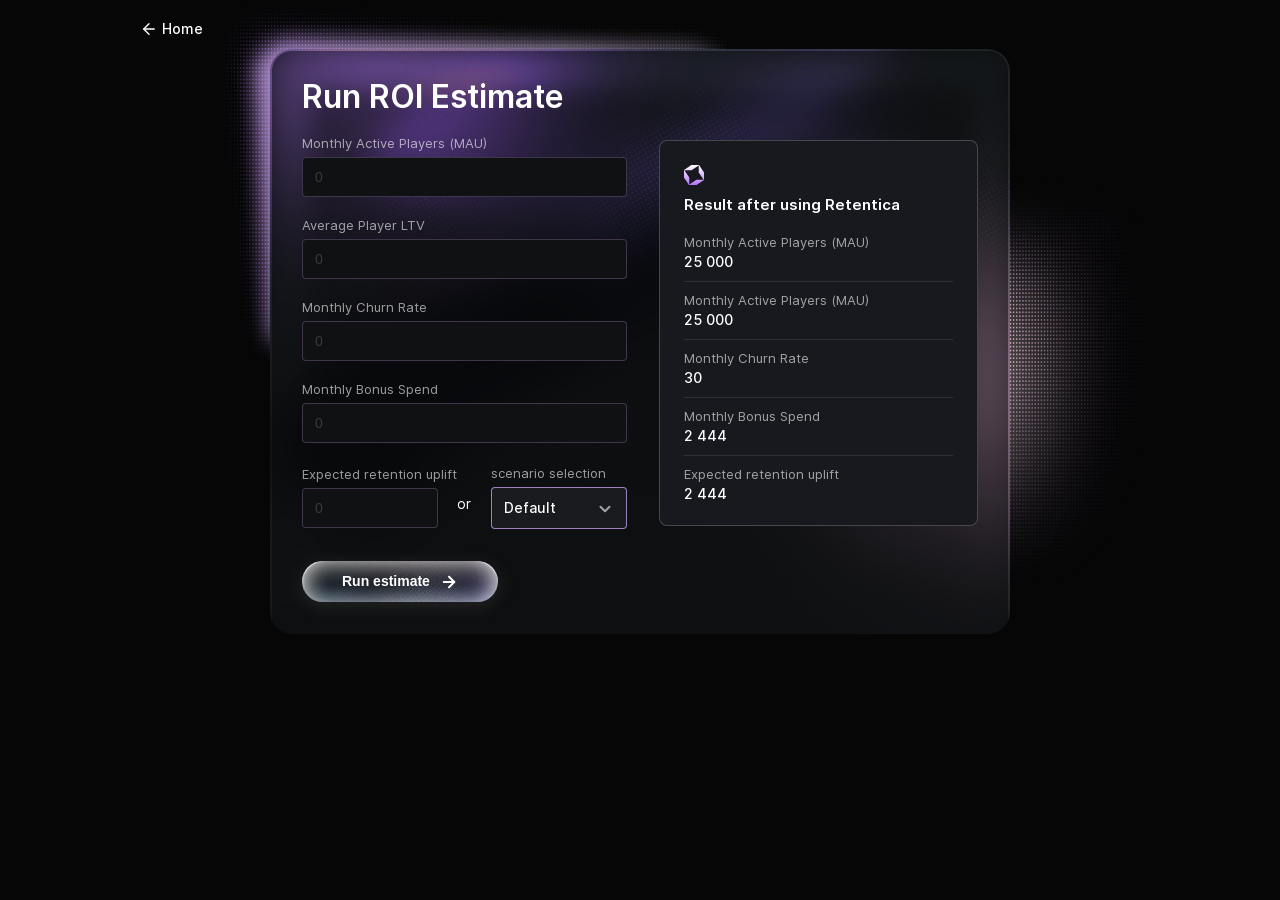
<file: calculator.html>
<!DOCTYPE html>
<html lang="en">
<head>
    <meta charset="UTF-8">
    <meta name="viewport"
          content="width=device-width, user-scalable=no, initial-scale=1.0, maximum-scale=1.0, minimum-scale=1.0">
    <meta http-equiv="X-UA-Compatible" content="ie=edge">
    <link rel="stylesheet" href="style.css">
    <title>Retentica</title>
</head>
<body>


<section class="calculator-main">
    <div class="container">
        <a href="./index.html" class="back-home G-align-center">
            <i class="icon-arrow-let"></i>
            <span>Home</span>
        </a>
        <div class="calculator-boxes ">
            <h2>Run ROI Estimate</h2>
            <div class="run-estimate G-align-center">
                <div class="run-estimate-wid">
                    <div class="calculator-inp">
                        <small>Monthly Active Players (MAU)</small>
                        <label>
                            <input type="text" placeholder="0">
                        </label>
                    </div>
                    <div class="calculator-inp">
                        <small>Average Player LTV</small>
                        <label>
                            <input type="text" placeholder="0">
                        </label>
                    </div>
                    <div class="calculator-inp">
                        <small>Monthly Churn Rate</small>
                        <label>
                            <input type="text" placeholder="0">
                        </label>
                    </div>
                    <div class="calculator-inp">
                        <small>Monthly Bonus Spend</small>
                        <label>
                            <input type="text" placeholder="0">
                        </label>
                    </div>
                    <div class="expected-uplift G-align-center">

                        <div class="calculator-inp">
                            <small>Expected retention uplift</small>
                            <label>
                                <input type="text" placeholder="0">
                            </label>
                        </div>
                        <span class="inp-select">or</span>
                        <div class="scenario-select">
                            <small>scenario selection</small>
                            <label>
                                <select>
                                    <option value="">Default</option>
                                    <option value="">1</option>
                                    <option value="">3</option>
                                    <option value="">5</option>
                                </select>
                            </label>
                        </div>
                    </div>
                </div>
                <div class="monthly-players-box">
                    <div class="retentica-using">
                        <i class="icon-relit"></i>
                        <h4>Result after using Retentica</h4>
                    </div>
                    <div class="average-player">
                        <span>Monthly Active Players (MAU)</span>
                        <strong class="active-players">25 000</strong>
                    </div>
                    <div class="average-player">
                        <span>Monthly Active Players (MAU)</span>
                        <strong class="monthly-players">25 000</strong>
                    </div>
                    <div class="average-player">
                        <span>Monthly Churn Rate</span>
                        <strong class="monthly-churn">30</strong>
                    </div>
                    <div class="average-player">
                        <span>Monthly Bonus Spend</span>
                        <strong class="monthly-bonus">2 444</strong>
                    </div>
                    <div class="average-player">
                        <span>Expected retention uplift</span>
                        <strong class="retention-uplift">2 444</strong>
                    </div>
                </div>
            </div>
            <button class="btn G-center">Run estimate <i class="icon-arrow-right"></i></button>
        </div>
    </div>
</section>




<script src="assets/js/jquery-3.6.4.js"></script>
<script src="assets/js/jquery.formstyler.min.js"></script>
<script src="assets/js/swiper-bundle.min.js"></script>
<script src="assets/js/script.js"></script>
</body>
</html>
</file>
<file: style.css>
@import "assets/font/font.css";
@import "assets/css/swiper-bundle.min.css";
@import "assets/css/jquery.formstyler.css";
@import "assets/css/jquery.formstyler.theme.css";
@import "assets/css/normalize.css";
@import "assets/css/flex.css";
@import "assets/css/header.css";
@import "assets/css/home.css";
@import "assets/css/calculator.css";
</file>
